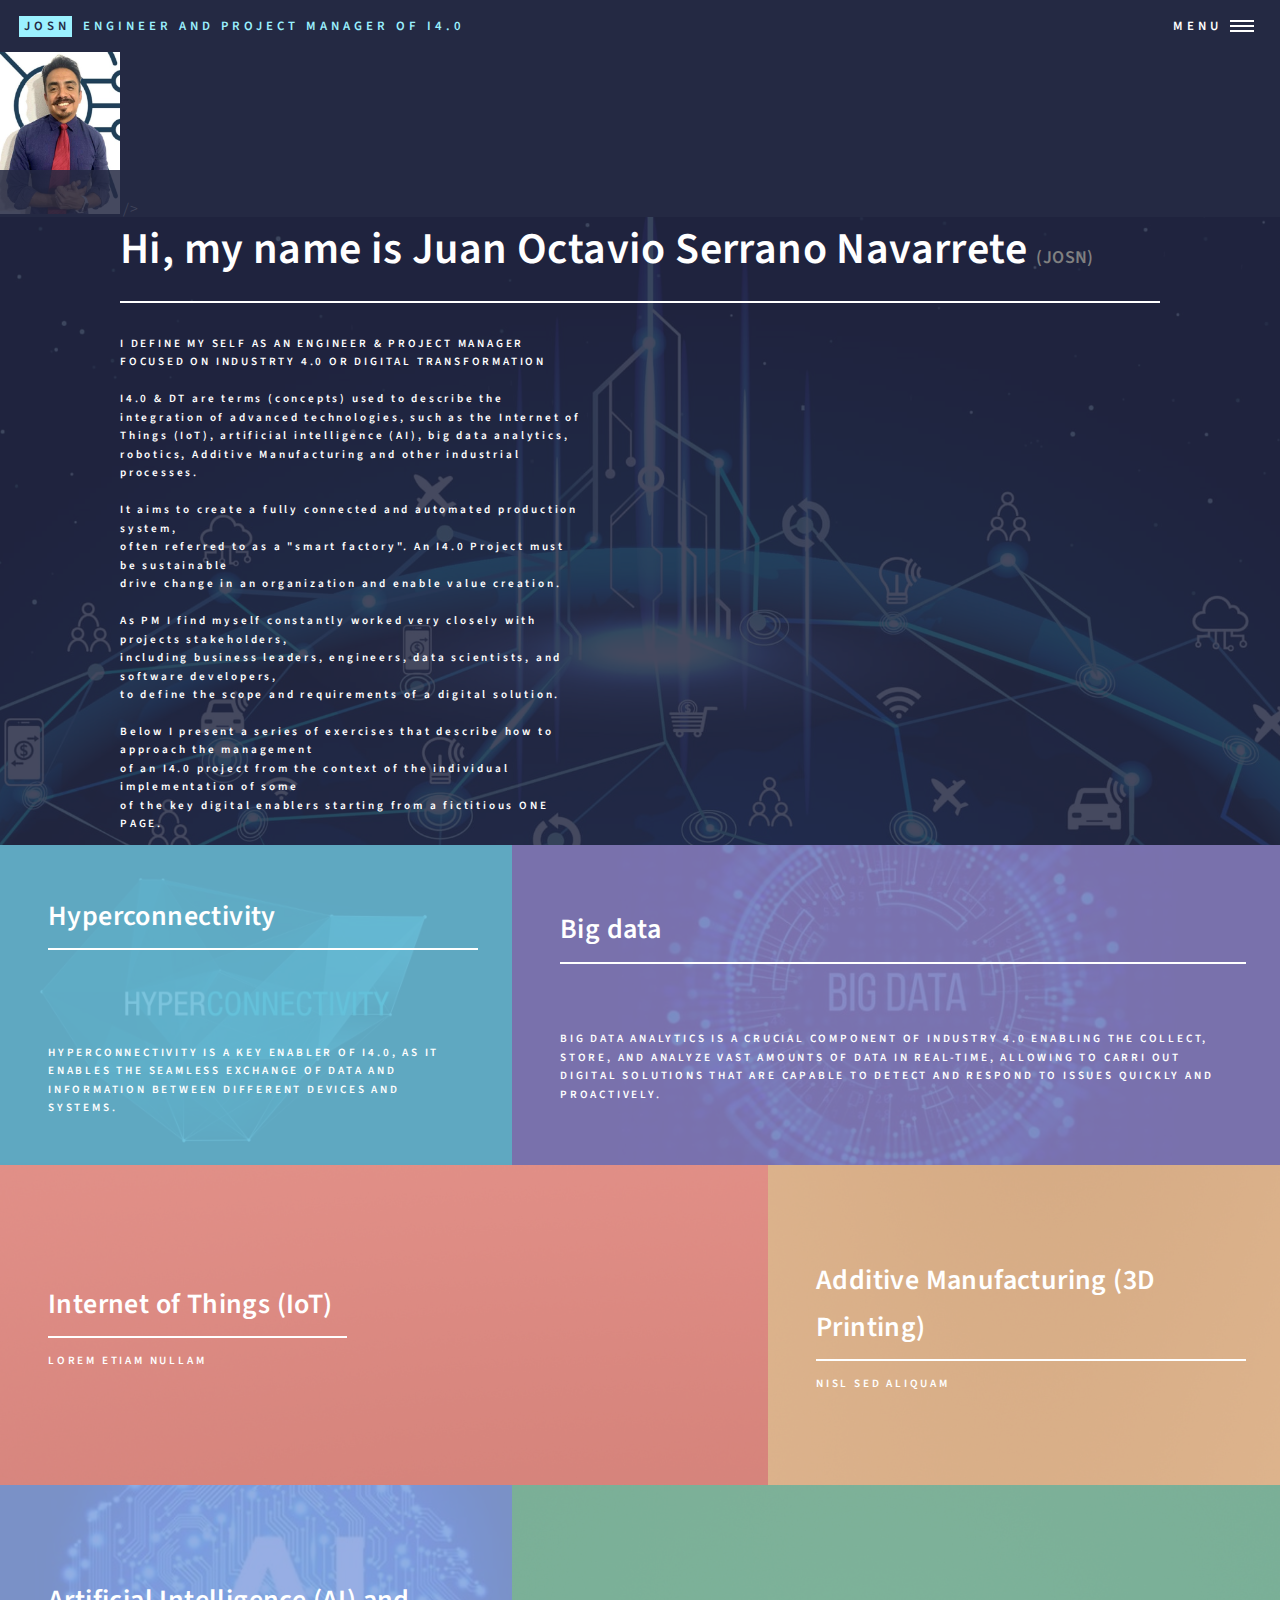
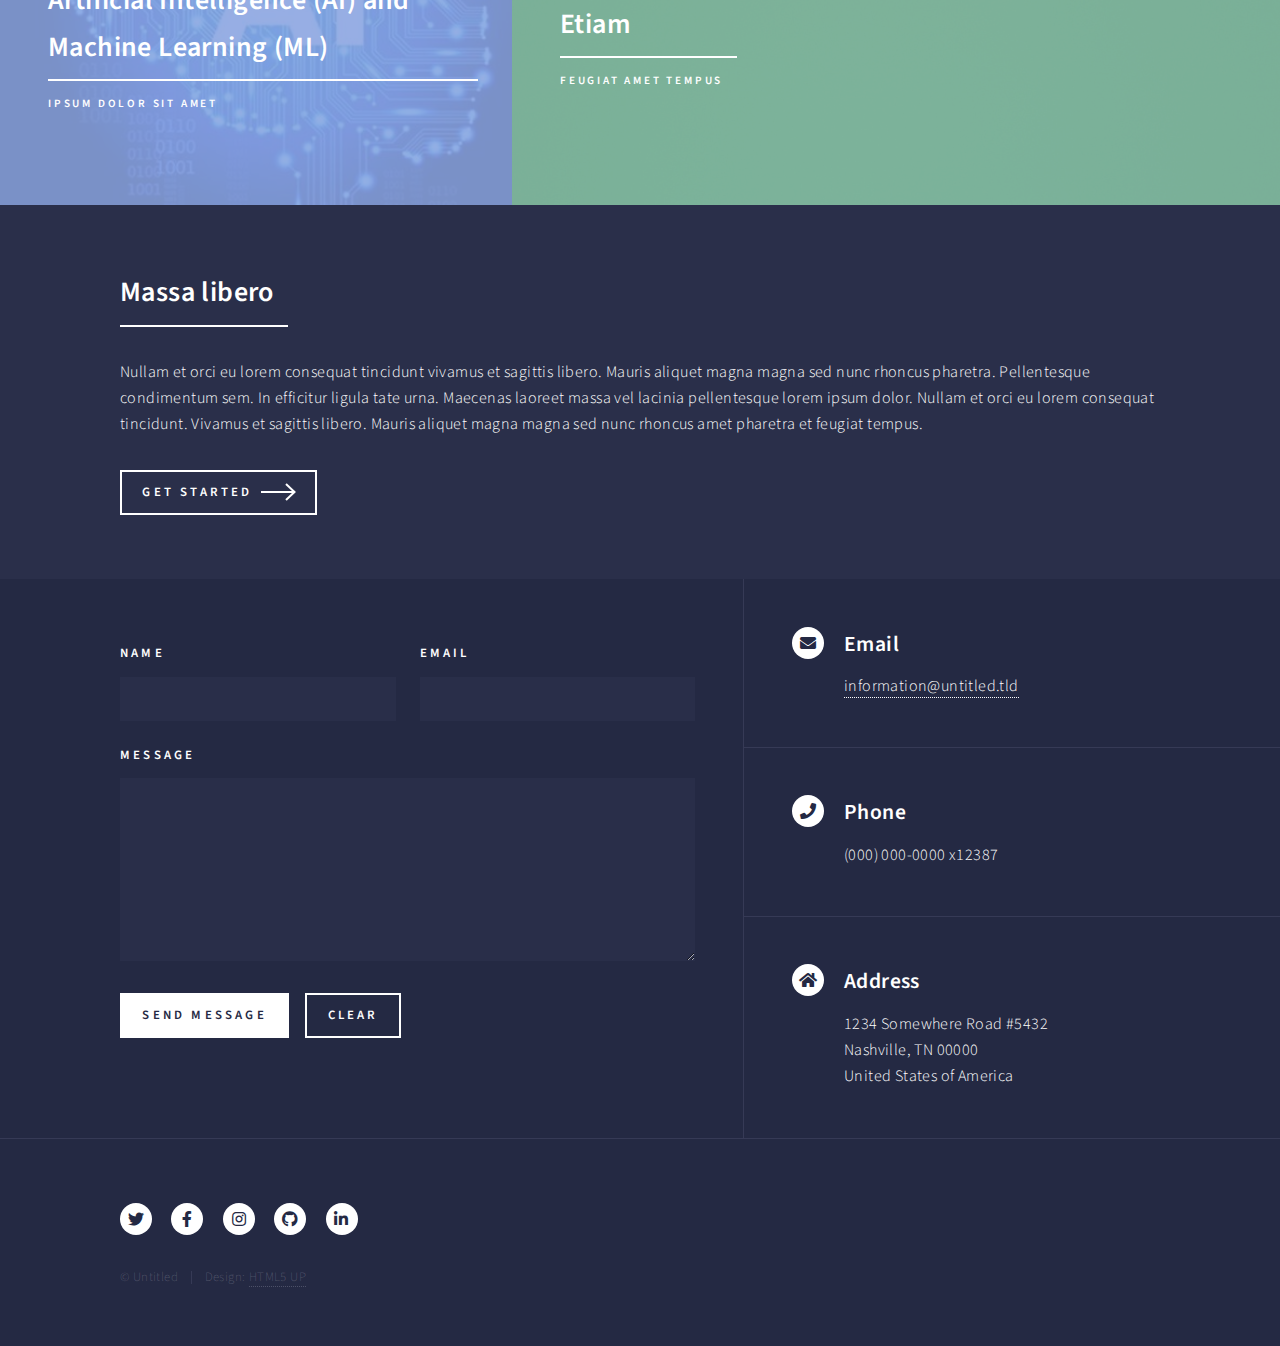
<file: index.html>
<!DOCTYPE HTML>
<!--
	Forty by HTML5 UP
	html5up.net | @ajlkn
	Free for personal and commercial use under the CCA 3.0 license (html5up.net/license)
-->
<html>
	<head>
		<title>JOSN (PMI4.0)</title>
		<meta charset="utf-8" />
		<meta name="viewport" content="width=device-width, initial-scale=1, user-scalable=no" />
		<link rel="stylesheet" href="assets/css/main.css" />
		<noscript><link rel="stylesheet" href="assets/css/noscript.css" /></noscript>
	</head>
	<body class="is-preload">

		<!-- Wrapper -->
			<div id="wrapper">

				<!-- Header -->
					<img src="images/SENJ.jpg" alt="SENJ" width="120" height="162"> /><br />				 <!-- Modification add the JOSN-->
					<header id="header" class="alt">
						<a href="index.html" class="logo"><strong>JOSN</strong> <span>Engineer and project manager of I4.0</span></a>
						<nav>
							<a href="#menu">Menu</a>
						</nav>
					</header>

				<!-- Menu -->
					<nav id="menu">
						<ul class="links">
							<li><a href="index.html">Home</a></li>
							<li><a href="landing.html">Landing</a></li>
							<li><a href="generic.html">Generic</a></li>
							<li><a href="elements.html">Elements</a></li>
						</ul>
						<ul class="actions stacked">
							<li><a href="#" class="button primary fit">Get Started</a></li>
							<li><a href="#" class="button fit">Log In</a></li>
						</ul>
					</nav>

				<!-- Banner -->
					<section id="banner" class="major">
						<div class="inner">
							<header class="major">
								<h1>Hi, my name is Juan Octavio Serrano Navarrete <font size="+1" color="gray">(JOSN)</font> <br /></h1>          <!-- Modification add the JOSN-->
								</header>
							<div class="content">
								<p>I DEFINE MY SELF AS AN ENGINEER & PROJECT MANAGER FOCUSED ON INDUSTRTY 4.0 OR DIGITAL TRANSFORMATION <br />
									<br />
								I4.0 & DT are terms (concepts) used to describe the integration of advanced technologies,
								such as the Internet of Things (IoT), artificial intelligence (AI), big data 
								analytics, robotics, Additive Manufacturing and other industrial processes.<br />
								<br />
								It aims to create a fully connected and automated production system, <br />
								often referred to as a "smart factory". An I4.0 Project must be sustainable<br />
								drive change in an organization and enable value creation.<br />
								<br />
								As PM I find myself constantly worked very closely with projects stakeholders,<br />
								including business leaders, engineers, data scientists, and software developers,<br />
								to define the scope and requirements of a digital solution.<br />
								<br />
								Below I present a series of exercises that describe how to approach the management<br />
								of an I4.0 project from the context of the individual implementation of some<br />
								of the key digital enablers starting from a fictitious ONE PAGE. 
								</p>
								<a class="image fit"><img src="images/Fondo.jpg" alt="" /></a><br />
								<ul class="actions">  <!--<a class="image fit"><img src="images/SENJ.jpg" alt="" /></a><br />-->
									<li><body>
										<!-- Contenedor del video -->
										<div id="video-container">
										  <!-- Inserta aquí el código de incrustación del video -->
										  <iframe width="560" height="315" src="https://youtube.com/embed/8YhPYm3zY6c" frameborder="0" allow="accelerometer; autoplay; clipboard-write; encrypted-media; gyroscope; picture-in-picture" allowfullscreen></iframe>
										</div>
									  </body><!--<a href="#one" class="button next scrolly">I4.0 key enabling technologies. </a></li>-->
								</ul>
								</div>
						</div>
					</section>

				<!-- Main -->
					<div id="main">

						<!-- One -->
							<section id="one" class="tiles">
								<article>
									<span class="image">
										<img src="images/Hyperconnectivity.jpg" alt="" />
									</span>
									<header class="major">
										<h3><a href="landingHyperconnectivity.html" class="link">Hyperconnectivity</a></h3>
										<br />
										<br />
										<br />
										<p>Hyperconnectivity is a key enabler of I4.0, as it enables the seamless exchange of data and information between different devices and systems.</p>
									</header>
								</article>
								<article>
									<span class="image">
										<img src="images/BigData.jpg" alt="" />
									</span>
									<header class="major">
										<h3><a href="landing2.html" class="link">Big data</a></h3>
										<br />
										<br />
										<p>Big Data Analytics is a crucial component of Industry 4.0 enabling the collect, store, and analyze  
										vast amounts of data in real-time, allowing to carri out digital solutions that are capable to detect
										and respond to issues quickly and proactively.</p>
									</header>
								</article>
								<article>
									<span class="image">
										<img src="images/pic03.jpg" alt="" />
									</span>
									<header class="major">
										<h3><a href="landing.html" class="link">Internet of Things (IoT)</a></h3>
										<p>Lorem etiam nullam</p>
									</header>
								</article>
								<article>
									<span class="image">
										<img src="images/pic04.jpg" alt="" />
									</span>
									<header class="major">
										<h3><a href="landingAM3DPrinting.html" class="link">Additive Manufacturing (3D Printing)</a></h3>
										<p>Nisl sed aliquam</p>
									</header>
								</article>
								<article>
									<span class="image">
										<img src="images/AI.jpg" alt="" />
									</span>
									<header class="major">
										<h3><a href="landingAI-ML.html" class="link">Artificial Intelligence (AI) and Machine Learning (ML)</a></h3>
										<p>Ipsum dolor sit amet</p>
									</header>
								</article>
								<article>
									<span class="image">
										<img src="images/pic06.jpg" alt="" />
									</span>
									<header class="major">
										<h3><a href="landing.html" class="link">Etiam</a></h3>
										<p>Feugiat amet tempus</p>
									</header>
								</article>
							</section>

						<!-- Two -->
							<section id="two">
								<div class="inner">
									<header class="major">
										<h2>Massa libero</h2>
									</header>
									<p>Nullam et orci eu lorem consequat tincidunt vivamus et sagittis libero. Mauris aliquet magna magna sed nunc rhoncus pharetra. Pellentesque condimentum sem. In efficitur ligula tate urna. Maecenas laoreet massa vel lacinia pellentesque lorem ipsum dolor. Nullam et orci eu lorem consequat tincidunt. Vivamus et sagittis libero. Mauris aliquet magna magna sed nunc rhoncus amet pharetra et feugiat tempus.</p>
									<ul class="actions">
										<li><a href="landing.html" class="button next">Get Started</a></li>
									</ul>
								</div>
							</section>

					</div>

				<!-- Contact -->
					<section id="contact">
						<div class="inner">
							<section>
								<form method="post" action="#">
									<div class="fields">
										<div class="field half">
											<label for="name">Name</label>
											<input type="text" name="name" id="name" />
										</div>
										<div class="field half">
											<label for="email">Email</label>
											<input type="text" name="email" id="email" />
										</div>
										<div class="field">
											<label for="message">Message</label>
											<textarea name="message" id="message" rows="6"></textarea>
										</div>
									</div>
									<ul class="actions">
										<li><input type="submit" value="Send Message" class="primary" /></li>
										<li><input type="reset" value="Clear" /></li>
									</ul>
								</form>
							</section>
							<section class="split">
								<section>
									<div class="contact-method">
										<span class="icon solid alt fa-envelope"></span>
										<h3>Email</h3>
										<a href="#">information@untitled.tld</a>
									</div>
								</section>
								<section>
									<div class="contact-method">
										<span class="icon solid alt fa-phone"></span>
										<h3>Phone</h3>
										<span>(000) 000-0000 x12387</span>
									</div>
								</section>
								<section>
									<div class="contact-method">
										<span class="icon solid alt fa-home"></span>
										<h3>Address</h3>
										<span>1234 Somewhere Road #5432<br />
										Nashville, TN 00000<br />
										United States of America</span>
									</div>
								</section>
							</section>
						</div>
					</section>

				<!-- Footer -->
					<footer id="footer">
						<div class="inner">
							<ul class="icons">
								<li><a href="#" class="icon brands alt fa-twitter"><span class="label">Twitter</span></a></li>
								<li><a href="#" class="icon brands alt fa-facebook-f"><span class="label">Facebook</span></a></li>
								<li><a href="#" class="icon brands alt fa-instagram"><span class="label">Instagram</span></a></li>
								<li><a href="#" class="icon brands alt fa-github"><span class="label">GitHub</span></a></li>
								<li><a href="#" class="icon brands alt fa-linkedin-in"><span class="label">LinkedIn</span></a></li>
							</ul>
							<ul class="copyright">
								<li>&copy; Untitled</li><li>Design: <a href="https://html5up.net">HTML5 UP</a></li>
							</ul>
						</div>
					</footer>

			</div>

		<!-- Scripts -->
			<script src="assets/js/jquery.min.js"></script>
			<script src="assets/js/jquery.scrolly.min.js"></script>
			<script src="assets/js/jquery.scrollex.min.js"></script>
			<script src="assets/js/browser.min.js"></script>
			<script src="assets/js/breakpoints.min.js"></script>
			<script src="assets/js/util.js"></script>
			<script src="assets/js/main.js"></script>

	</body>
</html>
</file>
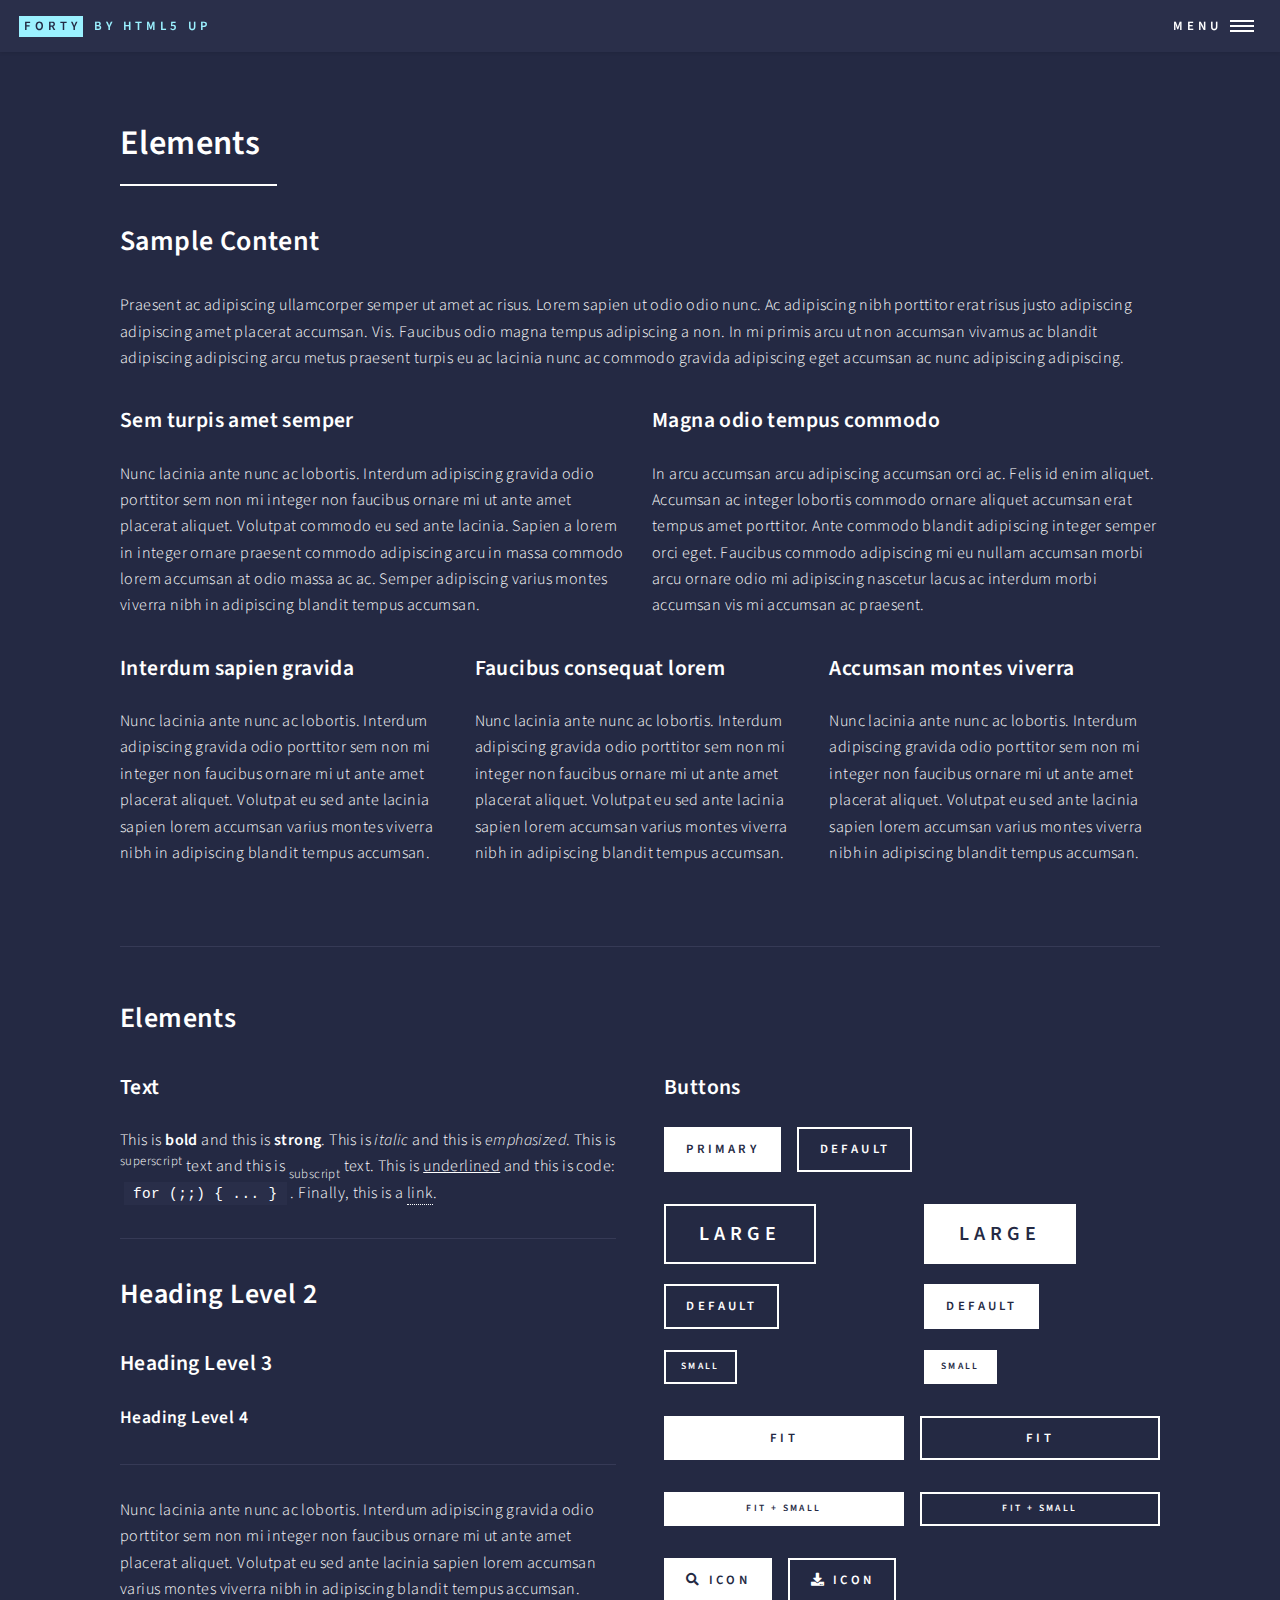
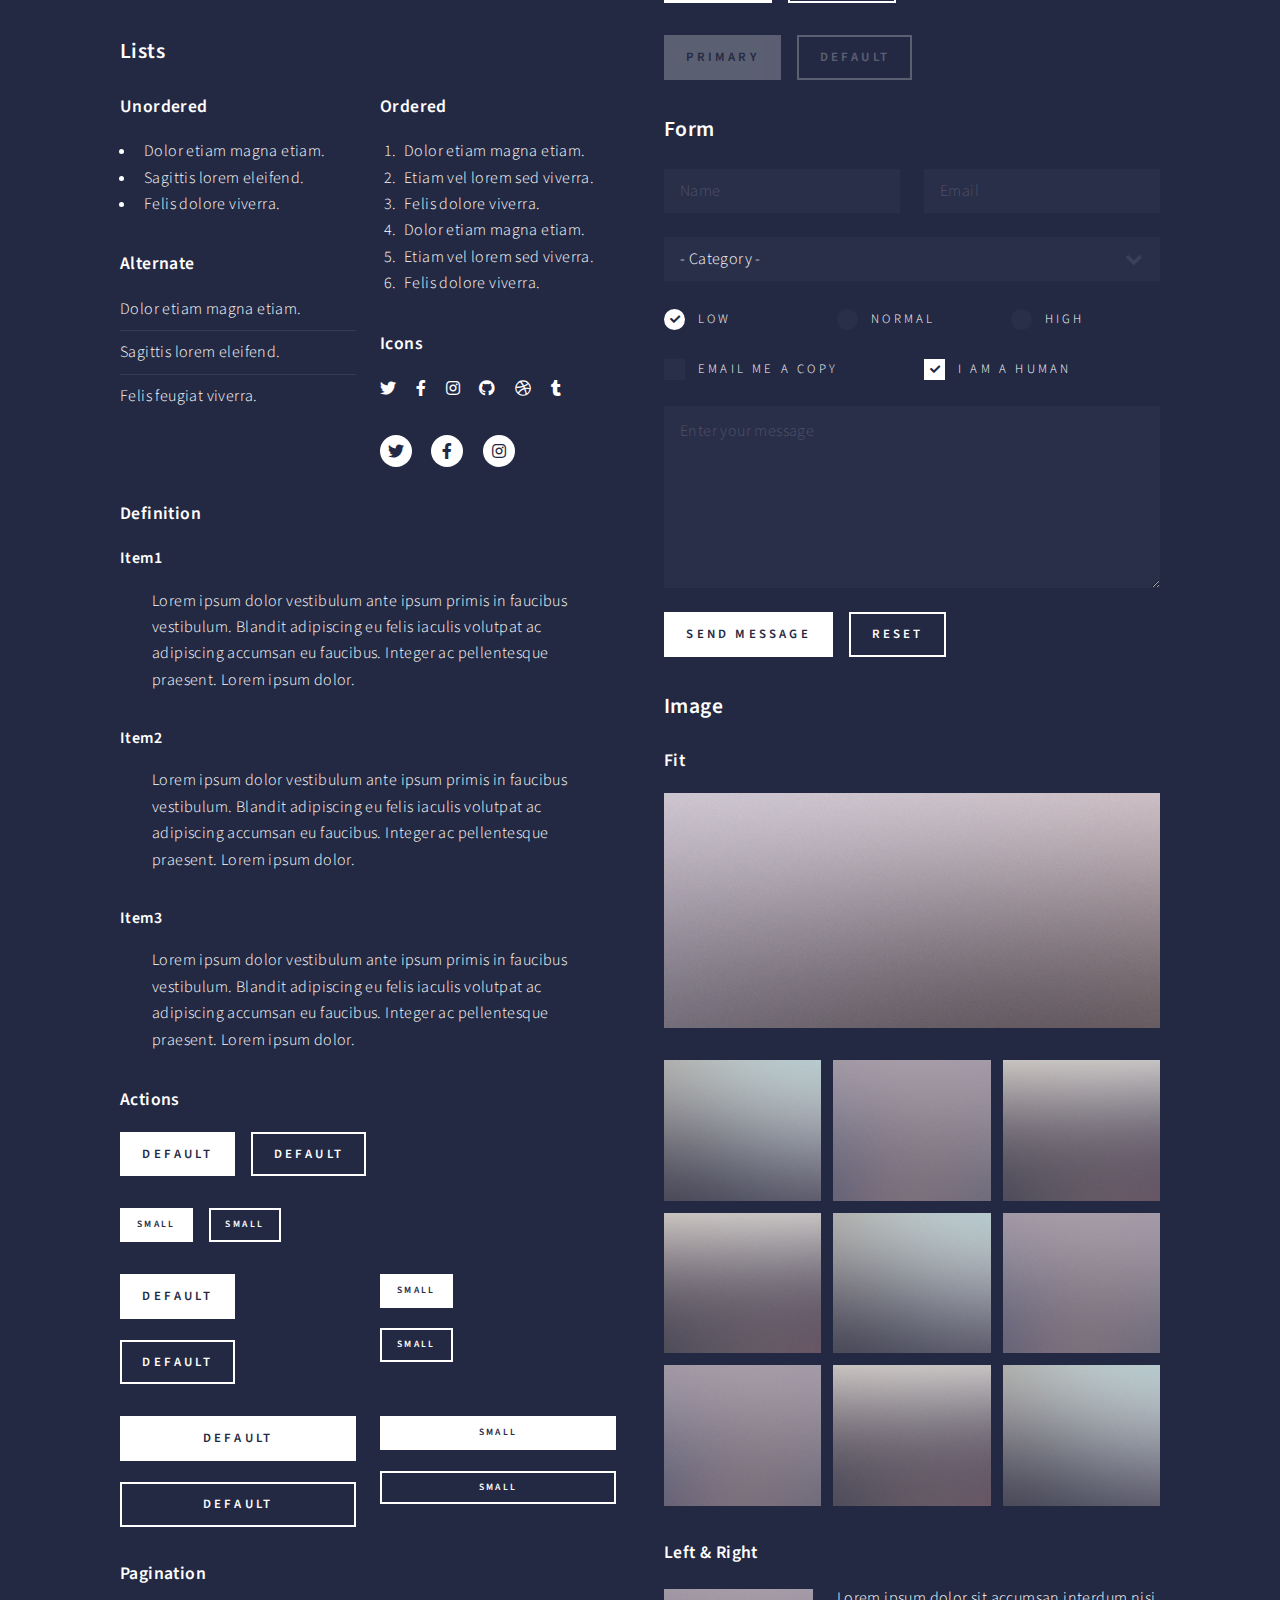
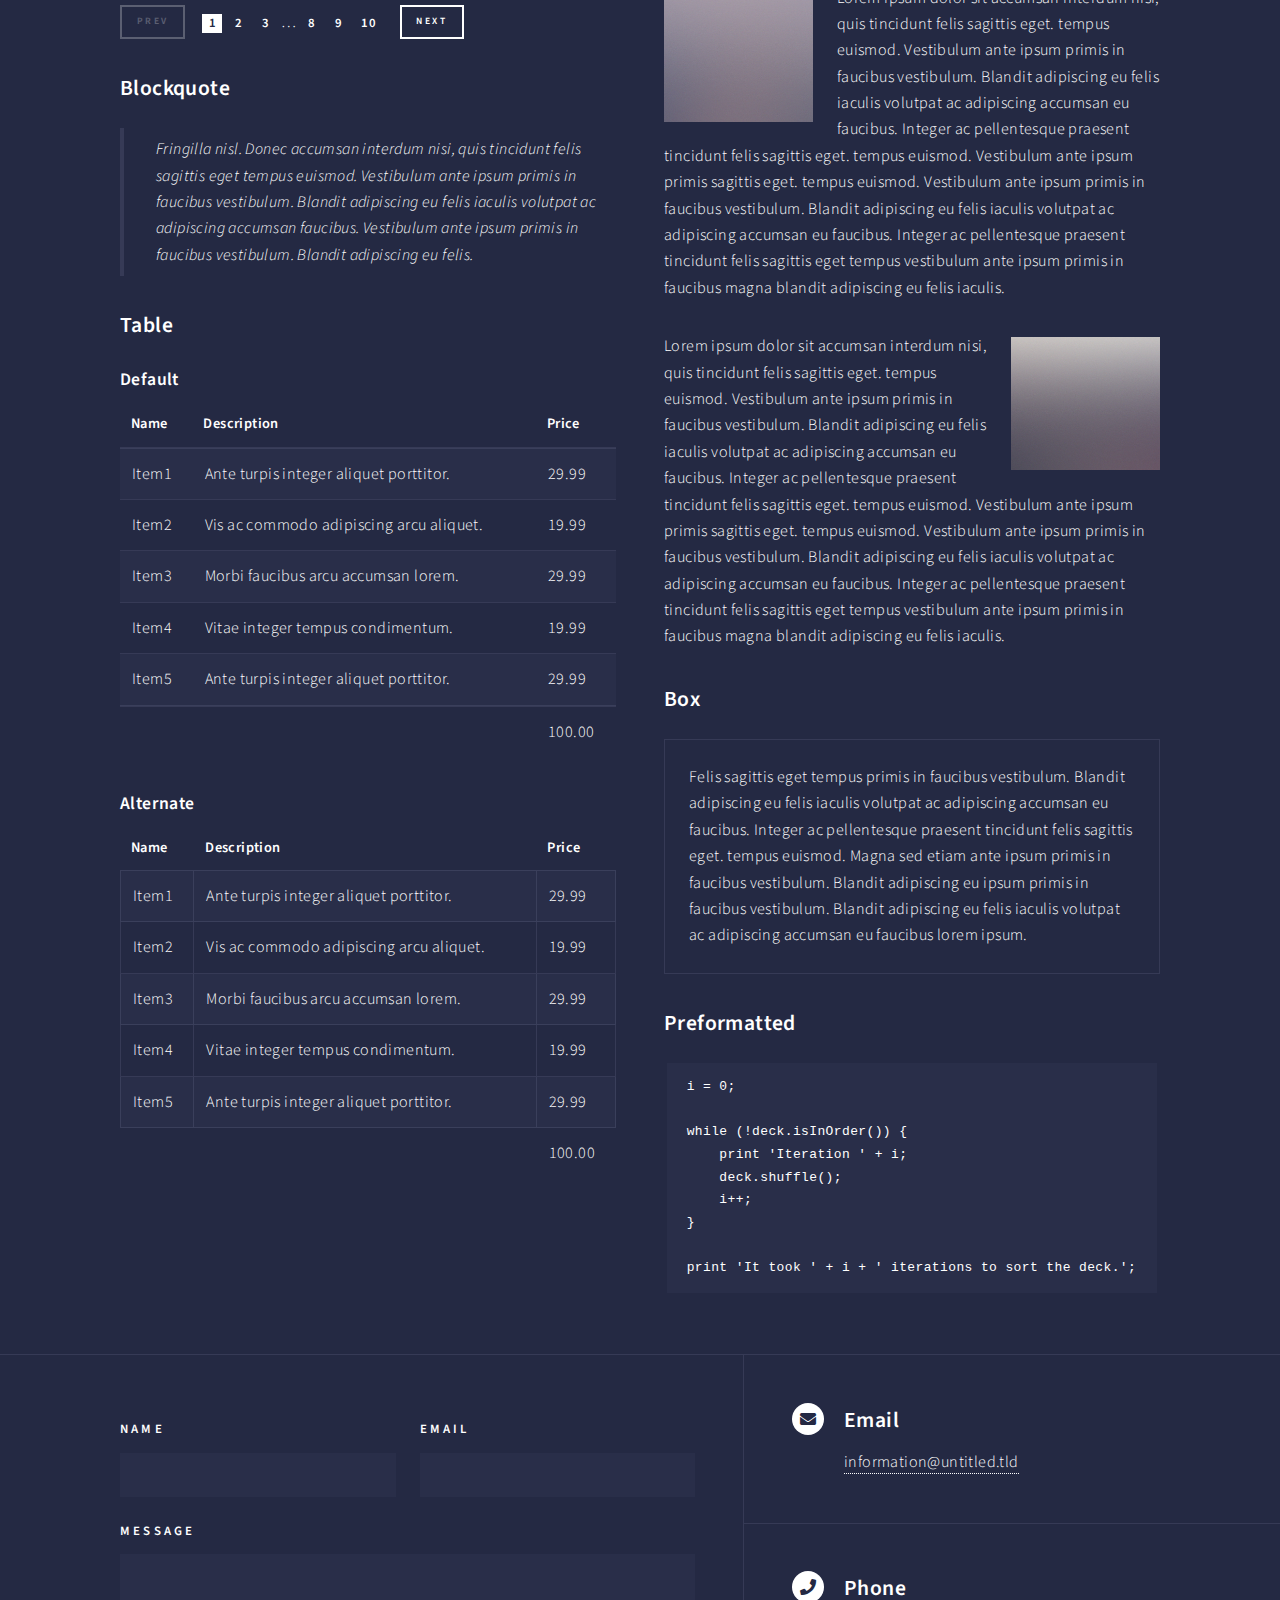
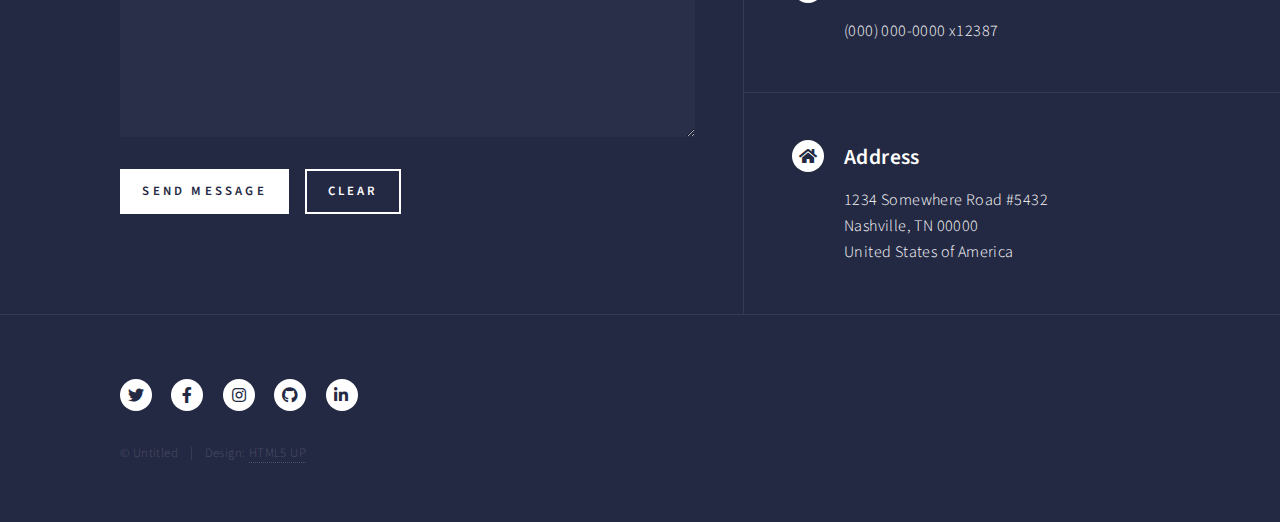
<file: elements.html>
<!DOCTYPE HTML>
<!--
	Forty by HTML5 UP
	html5up.net | @ajlkn
	Free for personal and commercial use under the CCA 3.0 license (html5up.net/license)
-->
<html>
	<head>
		<title>Elements - Forty by HTML5 UP</title>
		<meta charset="utf-8" />
		<meta name="viewport" content="width=device-width, initial-scale=1, user-scalable=no" />
		<link rel="stylesheet" href="assets/css/main.css" />
		<noscript><link rel="stylesheet" href="assets/css/noscript.css" /></noscript>
	</head>
	<body class="is-preload">

		<!-- Wrapper -->
			<div id="wrapper">

				<!-- Header -->
					<header id="header">
						<a href="index.html" class="logo"><strong>Forty</strong> <span>by HTML5 UP</span></a>
						<nav>
							<a href="#menu">Menu</a>
						</nav>
					</header>

				<!-- Menu -->
					<nav id="menu">
						<ul class="links">
							<li><a href="index.html">Home</a></li>
							<li><a href="landing.html">Landing</a></li>
							<li><a href="generic.html">Generic</a></li>
							<li><a href="elements.html">Elements</a></li>
						</ul>
						<ul class="actions stacked">
							<li><a href="#" class="button primary fit">Get Started</a></li>
							<li><a href="#" class="button fit">Log In</a></li>
						</ul>
					</nav>

				<!-- Main -->
					<div id="main" class="alt">

						<!-- One -->
							<section id="one">
								<div class="inner">
									<header class="major">
										<h1>Elements</h1>
									</header>

									<!-- Content -->
										<h2 id="content">Sample Content</h2>
										<p>Praesent ac adipiscing ullamcorper semper ut amet ac risus. Lorem sapien ut odio odio nunc. Ac adipiscing nibh porttitor erat risus justo adipiscing adipiscing amet placerat accumsan. Vis. Faucibus odio magna tempus adipiscing a non. In mi primis arcu ut non accumsan vivamus ac blandit adipiscing adipiscing arcu metus praesent turpis eu ac lacinia nunc ac commodo gravida adipiscing eget accumsan ac nunc adipiscing adipiscing.</p>
										<div class="row">
											<div class="col-6 col-12-small">
												<h3>Sem turpis amet semper</h3>
												<p>Nunc lacinia ante nunc ac lobortis. Interdum adipiscing gravida odio porttitor sem non mi integer non faucibus ornare mi ut ante amet placerat aliquet. Volutpat commodo eu sed ante lacinia. Sapien a lorem in integer ornare praesent commodo adipiscing arcu in massa commodo lorem accumsan at odio massa ac ac. Semper adipiscing varius montes viverra nibh in adipiscing blandit tempus accumsan.</p>
											</div>
											<div class="col-6 col-12-small">
												<h3>Magna odio tempus commodo</h3>
												<p>In arcu accumsan arcu adipiscing accumsan orci ac. Felis id enim aliquet. Accumsan ac integer lobortis commodo ornare aliquet accumsan erat tempus amet porttitor. Ante commodo blandit adipiscing integer semper orci eget. Faucibus commodo adipiscing mi eu nullam accumsan morbi arcu ornare odio mi adipiscing nascetur lacus ac interdum morbi accumsan vis mi accumsan ac praesent.</p>
											</div>
											<!-- Break -->
											<div class="col-4 col-12-medium">
												<h3>Interdum sapien gravida</h3>
												<p>Nunc lacinia ante nunc ac lobortis. Interdum adipiscing gravida odio porttitor sem non mi integer non faucibus ornare mi ut ante amet placerat aliquet. Volutpat eu sed ante lacinia sapien lorem accumsan varius montes viverra nibh in adipiscing blandit tempus accumsan.</p>
											</div>
											<div class="col-4 col-12-medium">
												<h3>Faucibus consequat lorem</h3>
												<p>Nunc lacinia ante nunc ac lobortis. Interdum adipiscing gravida odio porttitor sem non mi integer non faucibus ornare mi ut ante amet placerat aliquet. Volutpat eu sed ante lacinia sapien lorem accumsan varius montes viverra nibh in adipiscing blandit tempus accumsan.</p>
											</div>
											<div class="col-4 col-12-medium">
												<h3>Accumsan montes viverra</h3>
												<p>Nunc lacinia ante nunc ac lobortis. Interdum adipiscing gravida odio porttitor sem non mi integer non faucibus ornare mi ut ante amet placerat aliquet. Volutpat eu sed ante lacinia sapien lorem accumsan varius montes viverra nibh in adipiscing blandit tempus accumsan.</p>
											</div>
										</div>

									<hr class="major" />

									<!-- Elements -->
										<h2 id="elements">Elements</h2>
										<div class="row gtr-200">
											<div class="col-6 col-12-medium">

												<!-- Text stuff -->
													<h3>Text</h3>
													<p>This is <b>bold</b> and this is <strong>strong</strong>. This is <i>italic</i> and this is <em>emphasized</em>.
													This is <sup>superscript</sup> text and this is <sub>subscript</sub> text.
													This is <u>underlined</u> and this is code: <code>for (;;) { ... }</code>.
													Finally, this is a <a href="#">link</a>.</p>
													<hr />
													<h2>Heading Level 2</h2>
													<h3>Heading Level 3</h3>
													<h4>Heading Level 4</h4>
													<hr />
													<p>Nunc lacinia ante nunc ac lobortis. Interdum adipiscing gravida odio porttitor sem non mi integer non faucibus ornare mi ut ante amet placerat aliquet. Volutpat eu sed ante lacinia sapien lorem accumsan varius montes viverra nibh in adipiscing blandit tempus accumsan.</p>

												<!-- Lists -->
													<h3>Lists</h3>
													<div class="row">
														<div class="col-6 col-12-small">

															<h4>Unordered</h4>
															<ul>
																<li>Dolor etiam magna etiam.</li>
																<li>Sagittis lorem eleifend.</li>
																<li>Felis dolore viverra.</li>
															</ul>

															<h4>Alternate</h4>
															<ul class="alt">
																<li>Dolor etiam magna etiam.</li>
																<li>Sagittis lorem eleifend.</li>
																<li>Felis feugiat viverra.</li>
															</ul>

														</div>
														<div class="col-6 col-12-small">

															<h4>Ordered</h4>
															<ol>
																<li>Dolor etiam magna etiam.</li>
																<li>Etiam vel lorem sed viverra.</li>
																<li>Felis dolore viverra.</li>
																<li>Dolor etiam magna etiam.</li>
																<li>Etiam vel lorem sed viverra.</li>
																<li>Felis dolore viverra.</li>
															</ol>

															<h4>Icons</h4>
															<ul class="icons">
																<li><a href="#" class="icon brands fa-twitter"><span class="label">Twitter</span></a></li>
																<li><a href="#" class="icon brands fa-facebook-f"><span class="label">Facebook</span></a></li>
																<li><a href="#" class="icon brands fa-instagram"><span class="label">Instagram</span></a></li>
																<li><a href="#" class="icon brands fa-github"><span class="label">Github</span></a></li>
																<li><a href="#" class="icon brands fa-dribbble"><span class="label">Dribbble</span></a></li>
																<li><a href="#" class="icon brands fa-tumblr"><span class="label">Tumblr</span></a></li>
															</ul>
															<ul class="icons">
																<li><a href="#" class="icon brands alt fa-twitter"><span class="label">Twitter</span></a></li>
																<li><a href="#" class="icon brands alt fa-facebook-f"><span class="label">Facebook</span></a></li>
																<li><a href="#" class="icon brands alt fa-instagram"><span class="label">Instagram</span></a></li>
															</ul>

														</div>
													</div>
													<h4>Definition</h4>
													<dl>
														<dt>Item1</dt>
														<dd>
															<p>Lorem ipsum dolor vestibulum ante ipsum primis in faucibus vestibulum. Blandit adipiscing eu felis iaculis volutpat ac adipiscing accumsan eu faucibus. Integer ac pellentesque praesent. Lorem ipsum dolor.</p>
														</dd>
														<dt>Item2</dt>
														<dd>
															<p>Lorem ipsum dolor vestibulum ante ipsum primis in faucibus vestibulum. Blandit adipiscing eu felis iaculis volutpat ac adipiscing accumsan eu faucibus. Integer ac pellentesque praesent. Lorem ipsum dolor.</p>
														</dd>
														<dt>Item3</dt>
														<dd>
															<p>Lorem ipsum dolor vestibulum ante ipsum primis in faucibus vestibulum. Blandit adipiscing eu felis iaculis volutpat ac adipiscing accumsan eu faucibus. Integer ac pellentesque praesent. Lorem ipsum dolor.</p>
														</dd>
													</dl>

													<h4>Actions</h4>
													<ul class="actions">
														<li><a href="#" class="button primary">Default</a></li>
														<li><a href="#" class="button">Default</a></li>
													</ul>
													<ul class="actions small">
														<li><a href="#" class="button primary small">Small</a></li>
														<li><a href="#" class="button small">Small</a></li>
													</ul>
													<div class="row">
														<div class="col-6 col-12-small">
															<ul class="actions stacked">
																<li><a href="#" class="button primary">Default</a></li>
																<li><a href="#" class="button">Default</a></li>
															</ul>
														</div>
														<div class="col-6 col-12-small">
															<ul class="actions stacked">
																<li><a href="#" class="button primary small">Small</a></li>
																<li><a href="#" class="button small">Small</a></li>
															</ul>
														</div>
														<div class="col-6 col-12-small">
															<ul class="actions stacked">
																<li><a href="#" class="button primary fit">Default</a></li>
																<li><a href="#" class="button fit">Default</a></li>
															</ul>
														</div>
														<div class="col-6 col-12-small">
															<ul class="actions stacked">
																<li><a href="#" class="button primary small fit">Small</a></li>
																<li><a href="#" class="button small fit">Small</a></li>
															</ul>
														</div>
													</div>

													<h4>Pagination</h4>
													<ul class="pagination">
														<li><span class="button small disabled">Prev</span></li>
														<li><a href="#" class="page active">1</a></li>
														<li><a href="#" class="page">2</a></li>
														<li><a href="#" class="page">3</a></li>
														<li><span>&hellip;</span></li>
														<li><a href="#" class="page">8</a></li>
														<li><a href="#" class="page">9</a></li>
														<li><a href="#" class="page">10</a></li>
														<li><a href="#" class="button small">Next</a></li>
													</ul>

												<!-- Blockquote -->
													<h3>Blockquote</h3>
													<blockquote>Fringilla nisl. Donec accumsan interdum nisi, quis tincidunt felis sagittis eget tempus euismod. Vestibulum ante ipsum primis in faucibus vestibulum. Blandit adipiscing eu felis iaculis volutpat ac adipiscing accumsan faucibus. Vestibulum ante ipsum primis in faucibus vestibulum. Blandit adipiscing eu felis.</blockquote>

												<!-- Table -->
													<h3>Table</h3>

													<h4>Default</h4>
													<div class="table-wrapper">
														<table>
															<thead>
																<tr>
																	<th>Name</th>
																	<th>Description</th>
																	<th>Price</th>
																</tr>
															</thead>
															<tbody>
																<tr>
																	<td>Item1</td>
																	<td>Ante turpis integer aliquet porttitor.</td>
																	<td>29.99</td>
																</tr>
																<tr>
																	<td>Item2</td>
																	<td>Vis ac commodo adipiscing arcu aliquet.</td>
																	<td>19.99</td>
																</tr>
																<tr>
																	<td>Item3</td>
																	<td> Morbi faucibus arcu accumsan lorem.</td>
																	<td>29.99</td>
																</tr>
																<tr>
																	<td>Item4</td>
																	<td>Vitae integer tempus condimentum.</td>
																	<td>19.99</td>
																</tr>
																<tr>
																	<td>Item5</td>
																	<td>Ante turpis integer aliquet porttitor.</td>
																	<td>29.99</td>
																</tr>
															</tbody>
															<tfoot>
																<tr>
																	<td colspan="2"></td>
																	<td>100.00</td>
																</tr>
															</tfoot>
														</table>
													</div>

													<h4>Alternate</h4>
													<div class="table-wrapper">
														<table class="alt">
															<thead>
																<tr>
																	<th>Name</th>
																	<th>Description</th>
																	<th>Price</th>
																</tr>
															</thead>
															<tbody>
																<tr>
																	<td>Item1</td>
																	<td>Ante turpis integer aliquet porttitor.</td>
																	<td>29.99</td>
																</tr>
																<tr>
																	<td>Item2</td>
																	<td>Vis ac commodo adipiscing arcu aliquet.</td>
																	<td>19.99</td>
																</tr>
																<tr>
																	<td>Item3</td>
																	<td> Morbi faucibus arcu accumsan lorem.</td>
																	<td>29.99</td>
																</tr>
																<tr>
																	<td>Item4</td>
																	<td>Vitae integer tempus condimentum.</td>
																	<td>19.99</td>
																</tr>
																<tr>
																	<td>Item5</td>
																	<td>Ante turpis integer aliquet porttitor.</td>
																	<td>29.99</td>
																</tr>
															</tbody>
															<tfoot>
																<tr>
																	<td colspan="2"></td>
																	<td>100.00</td>
																</tr>
															</tfoot>
														</table>
													</div>

											</div>
											<div class="col-6 col-12-medium">

												<!-- Buttons -->
													<h3>Buttons</h3>
													<ul class="actions">
														<li><a href="#" class="button primary">Primary</a></li>
														<li><a href="#" class="button">Default</a></li>
													</ul>
													<div class="row">
														<div class="col-6 col-12-xsmall">
															<ul class="actions stacked">
																<li><a href="#" class="button large">Large</a></li>
																<li><a href="#" class="button">Default</a></li>
																<li><a href="#" class="button small">Small</a></li>
															</ul>
														</div>
														<div class="col-6 col-12-xsmall">
															<ul class="actions stacked">
																<li><a href="#" class="button primary large">Large</a></li>
																<li><a href="#" class="button primary">Default</a></li>
																<li><a href="#" class="button primary small">Small</a></li>
															</ul>
														</div>
													</div>
													<ul class="actions fit">
														<li><a href="#" class="button primary fit">Fit</a></li>
														<li><a href="#" class="button fit">Fit</a></li>
													</ul>
													<ul class="actions fit small">
														<li><a href="#" class="button primary fit small">Fit + Small</a></li>
														<li><a href="#" class="button fit small">Fit + Small</a></li>
													</ul>
													<ul class="actions">
														<li><a href="#" class="button primary icon solid fa-search">Icon</a></li>
														<li><a href="#" class="button icon solid fa-download">Icon</a></li>
													</ul>
													<ul class="actions">
														<li><span class="button primary disabled">Primary</span></li>
														<li><span class="button disabled">Default</span></li>
													</ul>

												<!-- Form -->
													<h3>Form</h3>

													<form method="post" action="#">
														<div class="row gtr-uniform">
															<div class="col-6 col-12-xsmall">
																<input type="text" name="demo-name" id="demo-name" value="" placeholder="Name" />
															</div>
															<div class="col-6 col-12-xsmall">
																<input type="email" name="demo-email" id="demo-email" value="" placeholder="Email" />
															</div>
															<!-- Break -->
															<div class="col-12">
																<select name="demo-category" id="demo-category">
																	<option value="">- Category -</option>
																	<option value="1">Manufacturing</option>
																	<option value="1">Shipping</option>
																	<option value="1">Administration</option>
																	<option value="1">Human Resources</option>
																</select>
															</div>
															<!-- Break -->
															<div class="col-4 col-12-small">
																<input type="radio" id="demo-priority-low" name="demo-priority" checked>
																<label for="demo-priority-low">Low</label>
															</div>
															<div class="col-4 col-12-small">
																<input type="radio" id="demo-priority-normal" name="demo-priority">
																<label for="demo-priority-normal">Normal</label>
															</div>
															<div class="col-4 col-12-small">
																<input type="radio" id="demo-priority-high" name="demo-priority">
																<label for="demo-priority-high">High</label>
															</div>
															<!-- Break -->
															<div class="col-6 col-12-small">
																<input type="checkbox" id="demo-copy" name="demo-copy">
																<label for="demo-copy">Email me a copy</label>
															</div>
															<div class="col-6 col-12-small">
																<input type="checkbox" id="demo-human" name="demo-human" checked>
																<label for="demo-human">I am a human</label>
															</div>
															<!-- Break -->
															<div class="col-12">
																<textarea name="demo-message" id="demo-message" placeholder="Enter your message" rows="6"></textarea>
															</div>
															<!-- Break -->
															<div class="col-12">
																<ul class="actions">
																	<li><input type="submit" value="Send Message" class="primary" /></li>
																	<li><input type="reset" value="Reset" /></li>
																</ul>
															</div>
														</div>
													</form>

												<!-- Image -->
													<h3>Image</h3>

													<h4>Fit</h4>
													<span class="image fit"><img src="images/pic03.jpg" alt="" /></span>
													<div class="box alt">
														<div class="row gtr-50 gtr-uniform">
															<div class="col-4"><span class="image fit"><img src="images/pic08.jpg" alt="" /></span></div>
															<div class="col-4"><span class="image fit"><img src="images/pic09.jpg" alt="" /></span></div>
															<div class="col-4"><span class="image fit"><img src="images/pic10.jpg" alt="" /></span></div>
															<!-- Break -->
															<div class="col-4"><span class="image fit"><img src="images/pic10.jpg" alt="" /></span></div>
															<div class="col-4"><span class="image fit"><img src="images/pic08.jpg" alt="" /></span></div>
															<div class="col-4"><span class="image fit"><img src="images/pic09.jpg" alt="" /></span></div>
															<!-- Break -->
															<div class="col-4"><span class="image fit"><img src="images/pic09.jpg" alt="" /></span></div>
															<div class="col-4"><span class="image fit"><img src="images/pic10.jpg" alt="" /></span></div>
															<div class="col-4"><span class="image fit"><img src="images/pic08.jpg" alt="" /></span></div>
														</div>
													</div>

													<h4>Left &amp; Right</h4>
													<p><span class="image left"><img src="images/pic09.jpg" alt="" /></span>Lorem ipsum dolor sit accumsan interdum nisi, quis tincidunt felis sagittis eget. tempus euismod. Vestibulum ante ipsum primis in faucibus vestibulum. Blandit adipiscing eu felis iaculis volutpat ac adipiscing accumsan eu faucibus. Integer ac pellentesque praesent tincidunt felis sagittis eget. tempus euismod. Vestibulum ante ipsum primis sagittis eget. tempus euismod. Vestibulum ante ipsum primis in faucibus vestibulum. Blandit adipiscing eu felis iaculis volutpat ac adipiscing accumsan eu faucibus. Integer ac pellentesque praesent tincidunt felis sagittis eget tempus vestibulum ante ipsum primis in faucibus magna blandit adipiscing eu felis iaculis.</p>
													<p><span class="image right"><img src="images/pic10.jpg" alt="" /></span>Lorem ipsum dolor sit accumsan interdum nisi, quis tincidunt felis sagittis eget. tempus euismod. Vestibulum ante ipsum primis in faucibus vestibulum. Blandit adipiscing eu felis iaculis volutpat ac adipiscing accumsan eu faucibus. Integer ac pellentesque praesent tincidunt felis sagittis eget. tempus euismod. Vestibulum ante ipsum primis sagittis eget. tempus euismod. Vestibulum ante ipsum primis in faucibus vestibulum. Blandit adipiscing eu felis iaculis volutpat ac adipiscing accumsan eu faucibus. Integer ac pellentesque praesent tincidunt felis sagittis eget tempus vestibulum ante ipsum primis in faucibus magna blandit adipiscing eu felis iaculis.</p>

												<!-- Box -->
													<h3>Box</h3>
													<div class="box">
														<p>Felis sagittis eget tempus primis in faucibus vestibulum. Blandit adipiscing eu felis iaculis volutpat ac adipiscing accumsan eu faucibus. Integer ac pellentesque praesent tincidunt felis sagittis eget. tempus euismod. Magna sed etiam ante ipsum primis in faucibus vestibulum. Blandit adipiscing eu ipsum primis in faucibus vestibulum. Blandit adipiscing eu felis iaculis volutpat ac adipiscing accumsan eu faucibus lorem ipsum.</p>
													</div>

												<!-- Preformatted Code -->
													<h3>Preformatted</h3>
													<pre><code>i = 0;

while (!deck.isInOrder()) {
    print 'Iteration ' + i;
    deck.shuffle();
    i++;
}

print 'It took ' + i + ' iterations to sort the deck.';
</code></pre>

											</div>
										</div>

								</div>
							</section>

					</div>

				<!-- Contact -->
					<section id="contact">
						<div class="inner">
							<section>
								<form method="post" action="#">
									<div class="fields">
										<div class="field half">
											<label for="name">Name</label>
											<input type="text" name="name" id="name" />
										</div>
										<div class="field half">
											<label for="email">Email</label>
											<input type="text" name="email" id="email" />
										</div>
										<div class="field">
											<label for="message">Message</label>
											<textarea name="message" id="message" rows="6"></textarea>
										</div>
									</div>
									<ul class="actions">
										<li><input type="submit" value="Send Message" class="primary" /></li>
										<li><input type="reset" value="Clear" /></li>
									</ul>
								</form>
							</section>
							<section class="split">
								<section>
									<div class="contact-method">
										<span class="icon solid alt fa-envelope"></span>
										<h3>Email</h3>
										<a href="#">information@untitled.tld</a>
									</div>
								</section>
								<section>
									<div class="contact-method">
										<span class="icon solid alt fa-phone"></span>
										<h3>Phone</h3>
										<span>(000) 000-0000 x12387</span>
									</div>
								</section>
								<section>
									<div class="contact-method">
										<span class="icon solid alt fa-home"></span>
										<h3>Address</h3>
										<span>1234 Somewhere Road #5432<br />
										Nashville, TN 00000<br />
										United States of America</span>
									</div>
								</section>
							</section>
						</div>
					</section>

				<!-- Footer -->
					<footer id="footer">
						<div class="inner">
							<ul class="icons">
								<li><a href="#" class="icon brands alt fa-twitter"><span class="label">Twitter</span></a></li>
								<li><a href="#" class="icon brands alt fa-facebook-f"><span class="label">Facebook</span></a></li>
								<li><a href="#" class="icon brands alt fa-instagram"><span class="label">Instagram</span></a></li>
								<li><a href="#" class="icon brands alt fa-github"><span class="label">GitHub</span></a></li>
								<li><a href="#" class="icon brands alt fa-linkedin-in"><span class="label">LinkedIn</span></a></li>
							</ul>
							<ul class="copyright">
								<li>&copy; Untitled</li><li>Design: <a href="https://html5up.net">HTML5 UP</a></li>
							</ul>
						</div>
					</footer>

			</div>

		<!-- Scripts -->
			<script src="assets/js/jquery.min.js"></script>
			<script src="assets/js/jquery.scrolly.min.js"></script>
			<script src="assets/js/jquery.scrollex.min.js"></script>
			<script src="assets/js/browser.min.js"></script>
			<script src="assets/js/breakpoints.min.js"></script>
			<script src="assets/js/util.js"></script>
			<script src="assets/js/main.js"></script>

	</body>
</html>
</file>
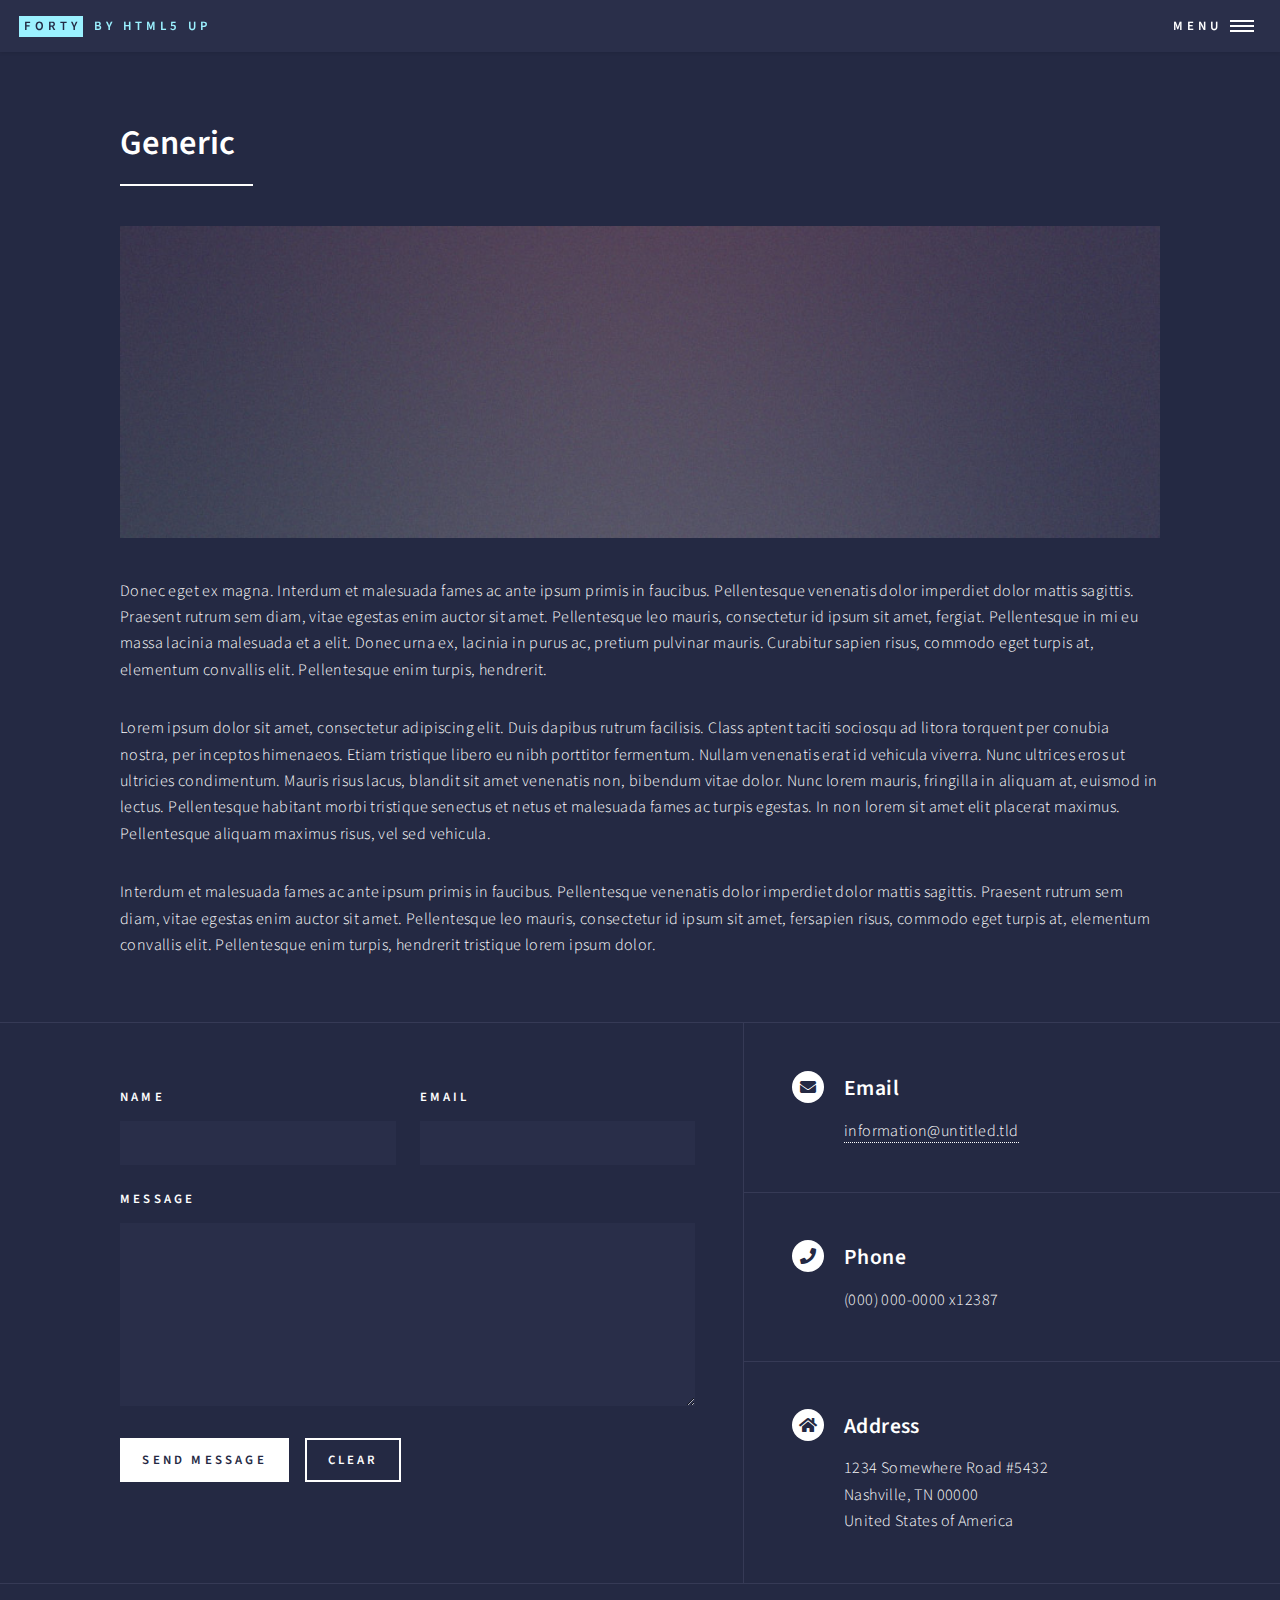
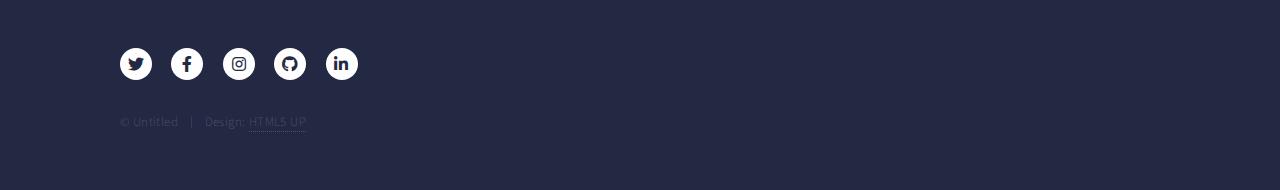
<file: generic.html>
<!DOCTYPE HTML>
<!--
	Forty by HTML5 UP
	html5up.net | @ajlkn
	Free for personal and commercial use under the CCA 3.0 license (html5up.net/license)
-->
<html>
	<head>
		<title>Generic - Forty by HTML5 UP</title>
		<meta charset="utf-8" />
		<meta name="viewport" content="width=device-width, initial-scale=1, user-scalable=no" />
		<link rel="stylesheet" href="assets/css/main.css" />
		<noscript><link rel="stylesheet" href="assets/css/noscript.css" /></noscript>
	</head>
	<body class="is-preload">

		<!-- Wrapper -->
			<div id="wrapper">

				<!-- Header -->
					<header id="header">
						<a href="index.html" class="logo"><strong>Forty</strong> <span>by HTML5 UP</span></a>
						<nav>
							<a href="#menu">Menu</a>
						</nav>
					</header>

				<!-- Menu -->
					<nav id="menu">
						<ul class="links">
							<li><a href="index.html">Home</a></li>
							<li><a href="landing.html">Landing</a></li>
							<li><a href="generic.html">Generic</a></li>
							<li><a href="elements.html">Elements</a></li>
						</ul>
						<ul class="actions stacked">
							<li><a href="#" class="button primary fit">Get Started</a></li>
							<li><a href="#" class="button fit">Log In</a></li>
						</ul>
					</nav>

				<!-- Main -->
					<div id="main" class="alt">

						<!-- One -->
							<section id="one">
								<div class="inner">
									<header class="major">
										<h1>Generic</h1>
									</header>
									<span class="image main"><img src="images/pic11.jpg" alt="" /></span>
									<p>Donec eget ex magna. Interdum et malesuada fames ac ante ipsum primis in faucibus. Pellentesque venenatis dolor imperdiet dolor mattis sagittis. Praesent rutrum sem diam, vitae egestas enim auctor sit amet. Pellentesque leo mauris, consectetur id ipsum sit amet, fergiat. Pellentesque in mi eu massa lacinia malesuada et a elit. Donec urna ex, lacinia in purus ac, pretium pulvinar mauris. Curabitur sapien risus, commodo eget turpis at, elementum convallis elit. Pellentesque enim turpis, hendrerit.</p>
									<p>Lorem ipsum dolor sit amet, consectetur adipiscing elit. Duis dapibus rutrum facilisis. Class aptent taciti sociosqu ad litora torquent per conubia nostra, per inceptos himenaeos. Etiam tristique libero eu nibh porttitor fermentum. Nullam venenatis erat id vehicula viverra. Nunc ultrices eros ut ultricies condimentum. Mauris risus lacus, blandit sit amet venenatis non, bibendum vitae dolor. Nunc lorem mauris, fringilla in aliquam at, euismod in lectus. Pellentesque habitant morbi tristique senectus et netus et malesuada fames ac turpis egestas. In non lorem sit amet elit placerat maximus. Pellentesque aliquam maximus risus, vel sed vehicula.</p>
									<p>Interdum et malesuada fames ac ante ipsum primis in faucibus. Pellentesque venenatis dolor imperdiet dolor mattis sagittis. Praesent rutrum sem diam, vitae egestas enim auctor sit amet. Pellentesque leo mauris, consectetur id ipsum sit amet, fersapien risus, commodo eget turpis at, elementum convallis elit. Pellentesque enim turpis, hendrerit tristique lorem ipsum dolor.</p>
								</div>
							</section>

					</div>

				<!-- Contact -->
					<section id="contact">
						<div class="inner">
							<section>
								<form method="post" action="#">
									<div class="fields">
										<div class="field half">
											<label for="name">Name</label>
											<input type="text" name="name" id="name" />
										</div>
										<div class="field half">
											<label for="email">Email</label>
											<input type="text" name="email" id="email" />
										</div>
										<div class="field">
											<label for="message">Message</label>
											<textarea name="message" id="message" rows="6"></textarea>
										</div>
									</div>
									<ul class="actions">
										<li><input type="submit" value="Send Message" class="primary" /></li>
										<li><input type="reset" value="Clear" /></li>
									</ul>
								</form>
							</section>
							<section class="split">
								<section>
									<div class="contact-method">
										<span class="icon solid alt fa-envelope"></span>
										<h3>Email</h3>
										<a href="#">information@untitled.tld</a>
									</div>
								</section>
								<section>
									<div class="contact-method">
										<span class="icon solid alt fa-phone"></span>
										<h3>Phone</h3>
										<span>(000) 000-0000 x12387</span>
									</div>
								</section>
								<section>
									<div class="contact-method">
										<span class="icon solid alt fa-home"></span>
										<h3>Address</h3>
										<span>1234 Somewhere Road #5432<br />
										Nashville, TN 00000<br />
										United States of America</span>
									</div>
								</section>
							</section>
						</div>
					</section>

				<!-- Footer -->
					<footer id="footer">
						<div class="inner">
							<ul class="icons">
								<li><a href="#" class="icon brands alt fa-twitter"><span class="label">Twitter</span></a></li>
								<li><a href="#" class="icon brands alt fa-facebook-f"><span class="label">Facebook</span></a></li>
								<li><a href="#" class="icon brands alt fa-instagram"><span class="label">Instagram</span></a></li>
								<li><a href="#" class="icon brands alt fa-github"><span class="label">GitHub</span></a></li>
								<li><a href="#" class="icon brands alt fa-linkedin-in"><span class="label">LinkedIn</span></a></li>
							</ul>
							<ul class="copyright">
								<li>&copy; Untitled</li><li>Design: <a href="https://html5up.net">HTML5 UP</a></li>
							</ul>
						</div>
					</footer>

			</div>

		<!-- Scripts -->
			<script src="assets/js/jquery.min.js"></script>
			<script src="assets/js/jquery.scrolly.min.js"></script>
			<script src="assets/js/jquery.scrollex.min.js"></script>
			<script src="assets/js/browser.min.js"></script>
			<script src="assets/js/breakpoints.min.js"></script>
			<script src="assets/js/util.js"></script>
			<script src="assets/js/main.js"></script>

	</body>
</html>
</file>
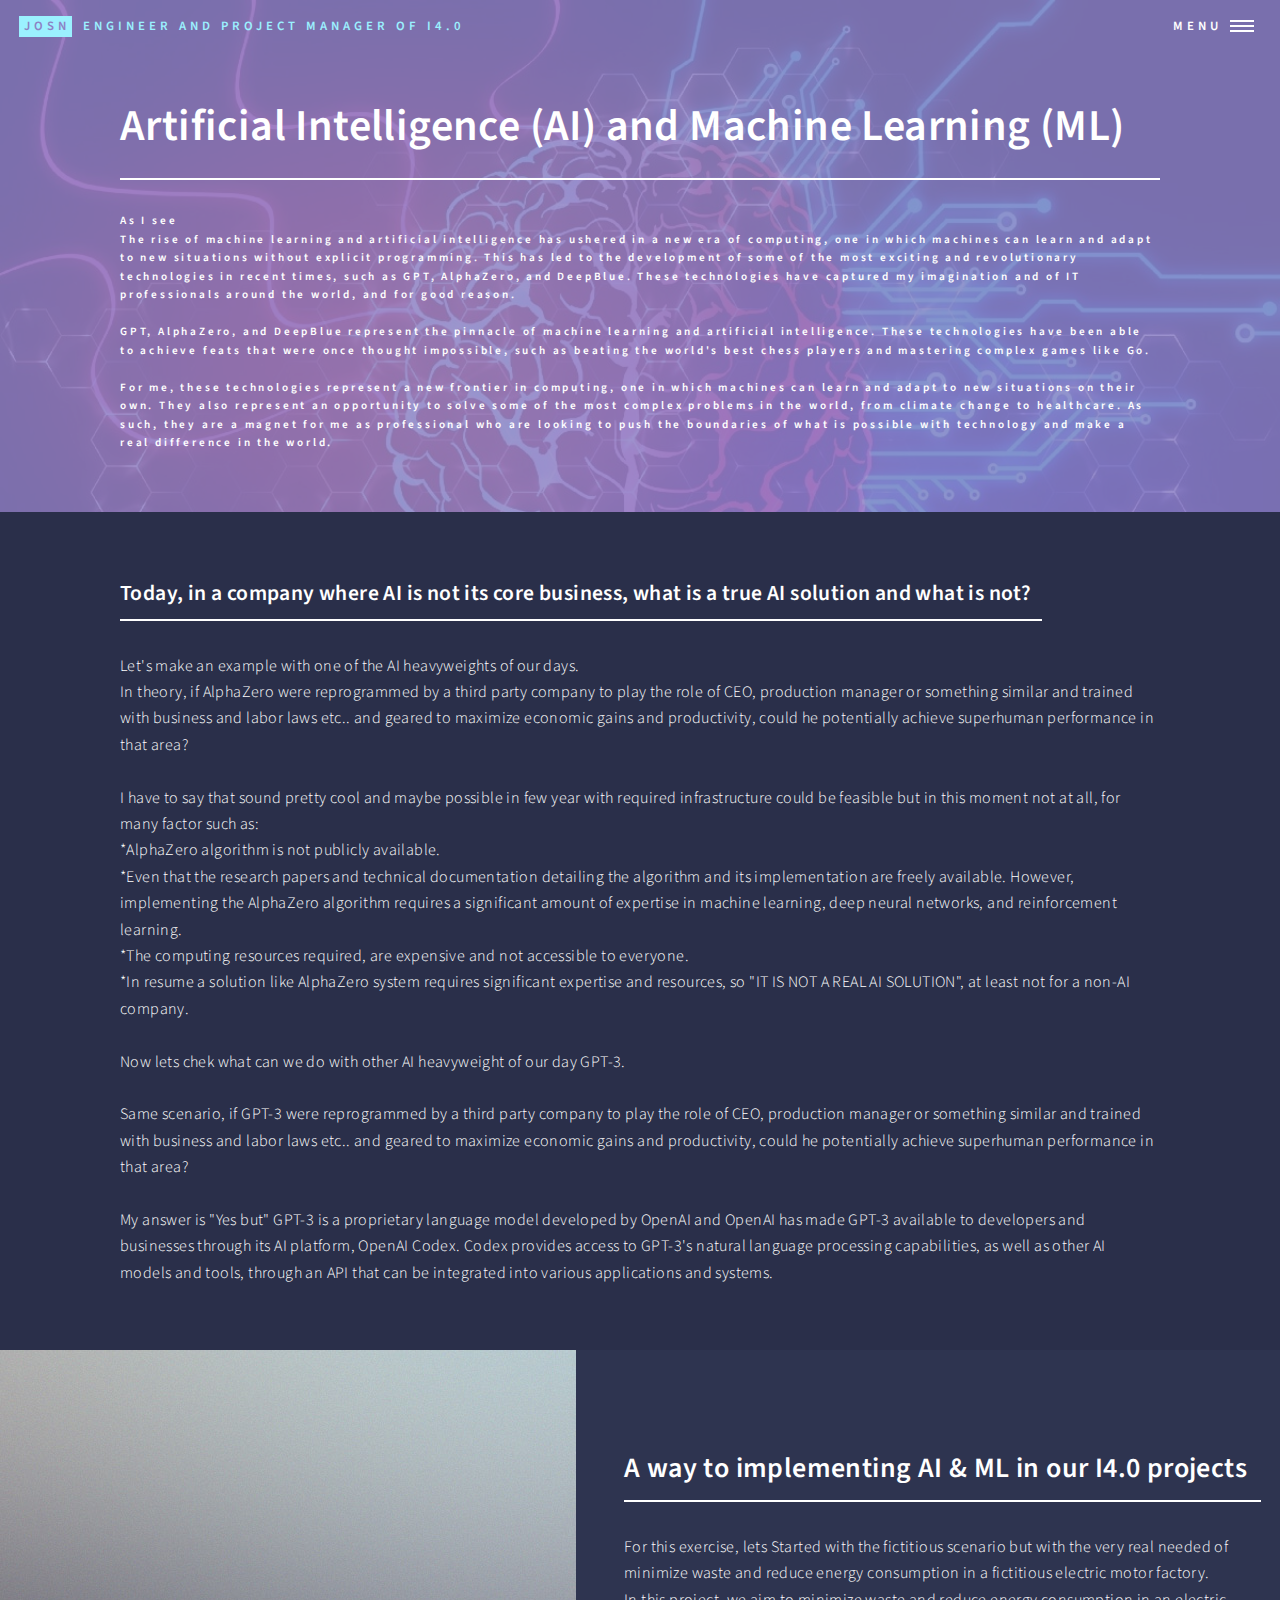
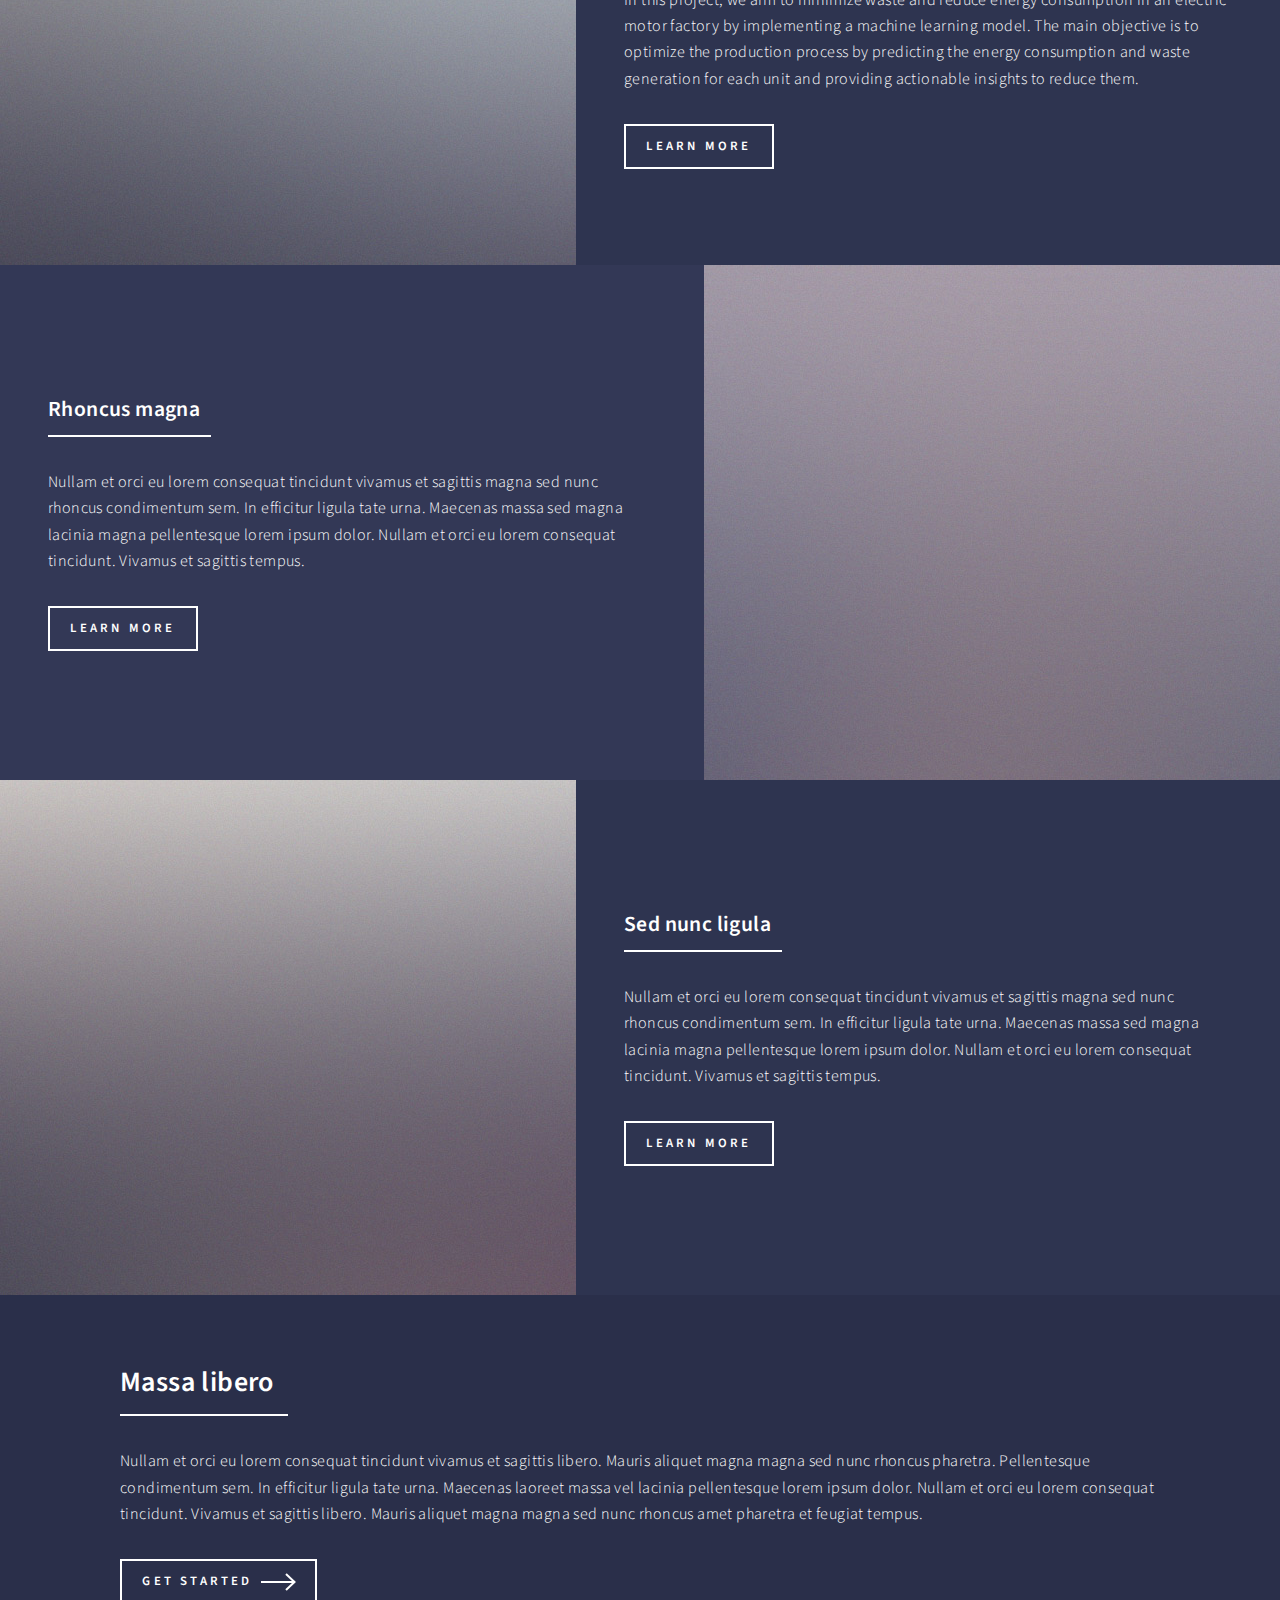
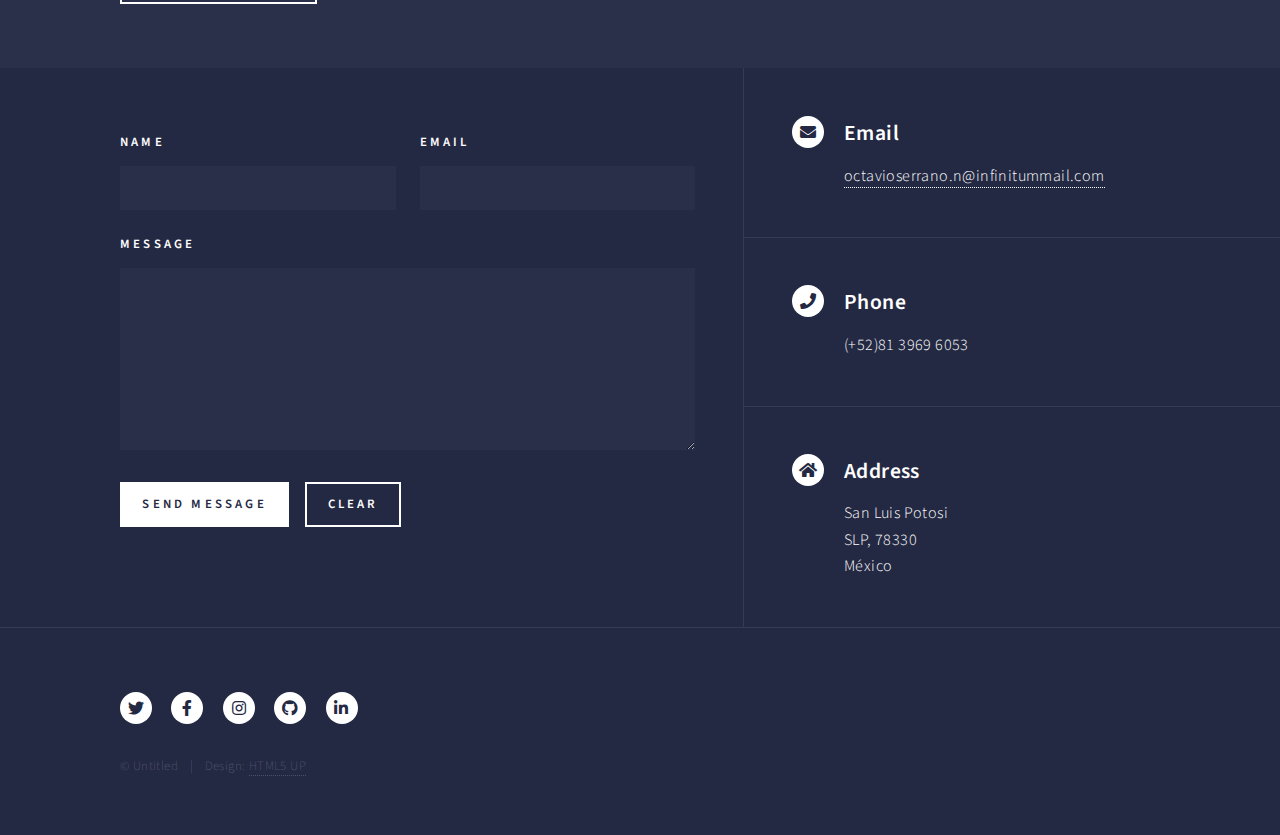
<file: landingAI-ML.html>
<!DOCTYPE HTML>
<!--
	Forty by HTML5 UP
	html5up.net | @ajlkn
	Free for personal and commercial use under the CCA 3.0 license (html5up.net/license)
-->
<html>
	<head>
		<title>Landing - Forty by HTML5 UP</title>
		<meta charset="utf-8" />
		<meta name="viewport" content="width=device-width, initial-scale=1, user-scalable=no" />
		<link rel="stylesheet" href="assets/css/main.css" />
		<noscript><link rel="stylesheet" href="assets/css/noscript.css" /></noscript>
	</head>
	<body class="is-preload">

		<!-- Wrapper -->
			<div id="wrapper">

				<!-- Header -->
				<!-- Note: The "styleN" class below should match that of the banner element. -->
					<header id="header" class="alt style2">
						<a href="index.html" class="logo"><strong>JOSN</strong> <span>Engineer and project manager of I4.0</span></a>
						<nav>
							<a href="#menu">Menu</a>
						</nav>
					</header>

				<!-- Menu -->
					<nav id="menu">
						<ul class="links">
							<li><a href="index.html">Home</a></li>
							<li><a href="landing.html">Landing</a></li>
							<li><a href="generic.html">Generic</a></li>
							<li><a href="elements.html">Elements</a></li>
						</ul>
						<ul class="actions stacked">
							<li><a href="#" class="button primary fit">Get Started</a></li>
							<li><a href="#" class="button fit">Log In</a></li>
						</ul>
					</nav>

				<!-- Banner -->
				<!-- Note: The "styleN" class below should match that of the header element. -->
					<section id="banner" class="style2">
						<div class="inner">
							<span class="image">
								<img src="images/Neural.jpg" alt="" />
							</span>
							<header class="major">
								<h1>Artificial Intelligence (AI) and Machine Learning (ML)</h1>
							</header>
							<div class="content">
								<p>As I see<br/>
									
									The rise of machine learning and artificial intelligence has ushered in a new era of computing, 
									one in which machines can learn and adapt to new situations without explicit programming. 
									This has led to the development of some of the most exciting and revolutionary technologies 
									in recent times, such as GPT, AlphaZero, and DeepBlue. These technologies have captured my 
									imagination  and of IT professionals around the world, and for good reason.<br />
									<br />									
									GPT, AlphaZero, and DeepBlue represent the pinnacle of machine learning and artificial intelligence. 
									These technologies have been able to achieve feats that were once thought impossible, 
									such as beating the world's best chess players and mastering complex games like Go. <br />
									<br />
									For me, these technologies represent a new frontier in computing, one in which 
									machines can learn and adapt to new situations on their own. They also represent an opportunity 
									to solve some of the most complex problems in the world, from climate change to healthcare. 
									As such, they are a magnet for me as professional who are looking to push the boundaries of what 
									is possible with technology and make a real difference in the world.<br />
									
								</p>
							</div>
						</div>
					</section>

				<!-- Main -->
					<div id="main">

						<!-- One -->
							<section id="one">
								<div class="inner">
									<header class="major">
										<h3>Today, in a company where AI is not its core business, what is a true AI solution and what is not?</h3>
									</header>
									<p>	
									Let's make an example with one of the AI heavyweights of our days.<br /> 					
									In theory, if AlphaZero were reprogrammed by a third party company to play the role of CEO, production manager or something similar 
									and trained with business and labor laws etc.. and geared to maximize economic gains and productivity, could he potentially achieve
									superhuman performance in that area?<br />
									 <br />
									 I have to say that sound pretty cool and maybe possible in few year with required infrastructure could be feasible but in this moment not at all, for many factor such as:<br />
									*AlphaZero algorithm is not publicly available.<br/>
									*Even that the research papers and technical documentation detailing the algorithm and its implementation are freely available. However, implementing the AlphaZero algorithm requires a significant amount of expertise in machine learning, deep neural networks, and reinforcement learning.<br /> 
									*The computing resources required, are expensive and not accessible to everyone.<br />
									*In resume a solution like AlphaZero system requires significant expertise and resources, so "IT IS NOT A REAL AI SOLUTION", at least not for a non-AI company.<br/>
									<br/>
									Now lets chek what can we do with other AI heavyweight of our day GPT-3.<br/>
									<br/>
									Same scenario, if GPT-3 were reprogrammed by a third party company to play the role of CEO, production manager or something similar 
									and trained with business and labor laws etc.. and geared to maximize economic gains and productivity, could he potentially achieve
									superhuman performance in that area? <br/>
									<br/>
									My answer is "Yes but" GPT-3 is a proprietary language model developed by OpenAI and OpenAI has made GPT-3 available to developers
									and businesses through its AI platform, OpenAI Codex. Codex provides access to GPT-3's natural language processing capabilities, as well 
									as other AI models and tools, through an API that can be integrated into various applications and systems.<br/>

								</p>
								</div>
							</section>

						<!-- Two -->
							<section id="two" class="spotlights">
								<section>
									<a href="generic.html" class="image">
										<img src="images/pic08.jpg" alt="" data-position="center center" />
									</a>
									<div class="content">
										<div class="inner">
											<header class="major">
												<h2>A way to implementing AI & ML in our I4.0 projects</h2>
											</header>
											<p>For this exercise, lets Started with the fictitious scenario but with the very real needed of minimize waste and reduce energy consumption in a fictitious electric motor factory.<br/> 
												In this project, we aim to minimize waste and reduce energy consumption in an electric motor factory by implementing a machine learning model. The main objective is to optimize the production process by predicting the energy consumption and waste generation for each unit and providing actionable insights to reduce them.</p>
											<ul class="actions">
												<li><a href="generic.html" class="button">Learn more</a></li>
											</ul>
										</div>
									</div>
								</section>
								<section>
									<a href="generic.html" class="image">
										<img src="images/pic09.jpg" alt="" data-position="top center" />
									</a>
									<div class="content">
										<div class="inner">
											<header class="major">
												<h3>Rhoncus magna</h3>
											</header>
											<p>Nullam et orci eu lorem consequat tincidunt vivamus et sagittis magna sed nunc rhoncus condimentum sem. In efficitur ligula tate urna. Maecenas massa sed magna lacinia magna pellentesque lorem ipsum dolor. Nullam et orci eu lorem consequat tincidunt. Vivamus et sagittis tempus.</p>
											<ul class="actions">
												<li><a href="generic.html" class="button">Learn more</a></li>
											</ul>
										</div>
									</div>
								</section>
								<section>
									<a href="generic.html" class="image">
										<img src="images/pic10.jpg" alt="" data-position="25% 25%" />
									</a>
									<div class="content">
										<div class="inner">
											<header class="major">
												<h3>Sed nunc ligula</h3>
											</header>
											<p>Nullam et orci eu lorem consequat tincidunt vivamus et sagittis magna sed nunc rhoncus condimentum sem. In efficitur ligula tate urna. Maecenas massa sed magna lacinia magna pellentesque lorem ipsum dolor. Nullam et orci eu lorem consequat tincidunt. Vivamus et sagittis tempus.</p>
											<ul class="actions">
												<li><a href="generic.html" class="button">Learn more</a></li>
											</ul>
										</div>
									</div>
								</section>
							</section>

						<!-- Three -->
							<section id="three">
								<div class="inner">
									<header class="major">
										<h2>Massa libero</h2>
									</header>
									<p>Nullam et orci eu lorem consequat tincidunt vivamus et sagittis libero. Mauris aliquet magna magna sed nunc rhoncus pharetra. Pellentesque condimentum sem. In efficitur ligula tate urna. Maecenas laoreet massa vel lacinia pellentesque lorem ipsum dolor. Nullam et orci eu lorem consequat tincidunt. Vivamus et sagittis libero. Mauris aliquet magna magna sed nunc rhoncus amet pharetra et feugiat tempus.</p>
									<ul class="actions">
										<li><a href="generic.html" class="button next">Get Started</a></li>
									</ul>
								</div>
							</section>

					</div>

				<!-- Contact -->
					<section id="contact">
						<div class="inner">
							<section>
								<form method="post" action="#">
									<div class="fields">
										<div class="field half">
											<label for="name">Name</label>
											<input type="text" name="name" id="name" />
										</div>
										<div class="field half">
											<label for="email">Email</label>
											<input type="text" name="email" id="email" />
										</div>
										<div class="field">
											<label for="message">Message</label>
											<textarea name="message" id="message" rows="6"></textarea>
										</div>
									</div>
									<ul class="actions">
										<li><input type="submit" value="Send Message" class="primary" /></li>
										<li><input type="reset" value="Clear" /></li>
									</ul>
								</form>
							</section>
							<section class="split">
								<section>
									<div class="contact-method">
										<span class="icon solid alt fa-envelope"></span>
										<h3>Email</h3>
										<a href="#">octavioserrano.n@infinitummail.com</a>
									</div>
								</section>
								<section>
									<div class="contact-method">
										<span class="icon solid alt fa-phone"></span>
										<h3>Phone</h3>
										<span>(+52)81 3969 6053 </span>
									</div>
								</section>
								<section>
									<div class="contact-method">
										<span class="icon solid alt fa-home"></span>
										<h3>Address</h3>
										<span>San Luis Potosi<br />
										SLP, 78330<br />
										México</span>
									</div>
								</section>
							</section>
						</div>
					</section>

				<!-- Footer -->
					<footer id="footer">
						<div class="inner">
							<ul class="icons">
								<li><a href="#" class="icon brands alt fa-twitter"><span class="label">Twitter</span></a></li>
								<li><a href="#" class="icon brands alt fa-facebook-f"><span class="label">Facebook</span></a></li>
								<li><a href="#" class="icon brands alt fa-instagram"><span class="label">Instagram</span></a></li>
								<li><a href="#" class="icon brands alt fa-github"><span class="label">GitHub</span></a></li>
								<li><a href="#" class="icon brands alt fa-linkedin-in"><span class="label">LinkedIn</span></a></li>
							</ul>
							<ul class="copyright">
								<li>&copy; Untitled</li><li>Design: <a href="https://html5up.net">HTML5 UP</a></li>
							</ul>
						</div>
					</footer>

			</div>

		<!-- Scripts -->
			<script src="assets/js/jquery.min.js"></script>
			<script src="assets/js/jquery.scrolly.min.js"></script>
			<script src="assets/js/jquery.scrollex.min.js"></script>
			<script src="assets/js/browser.min.js"></script>
			<script src="assets/js/breakpoints.min.js"></script>
			<script src="assets/js/util.js"></script>
			<script src="assets/js/main.js"></script>

	</body>
</html>
</file>
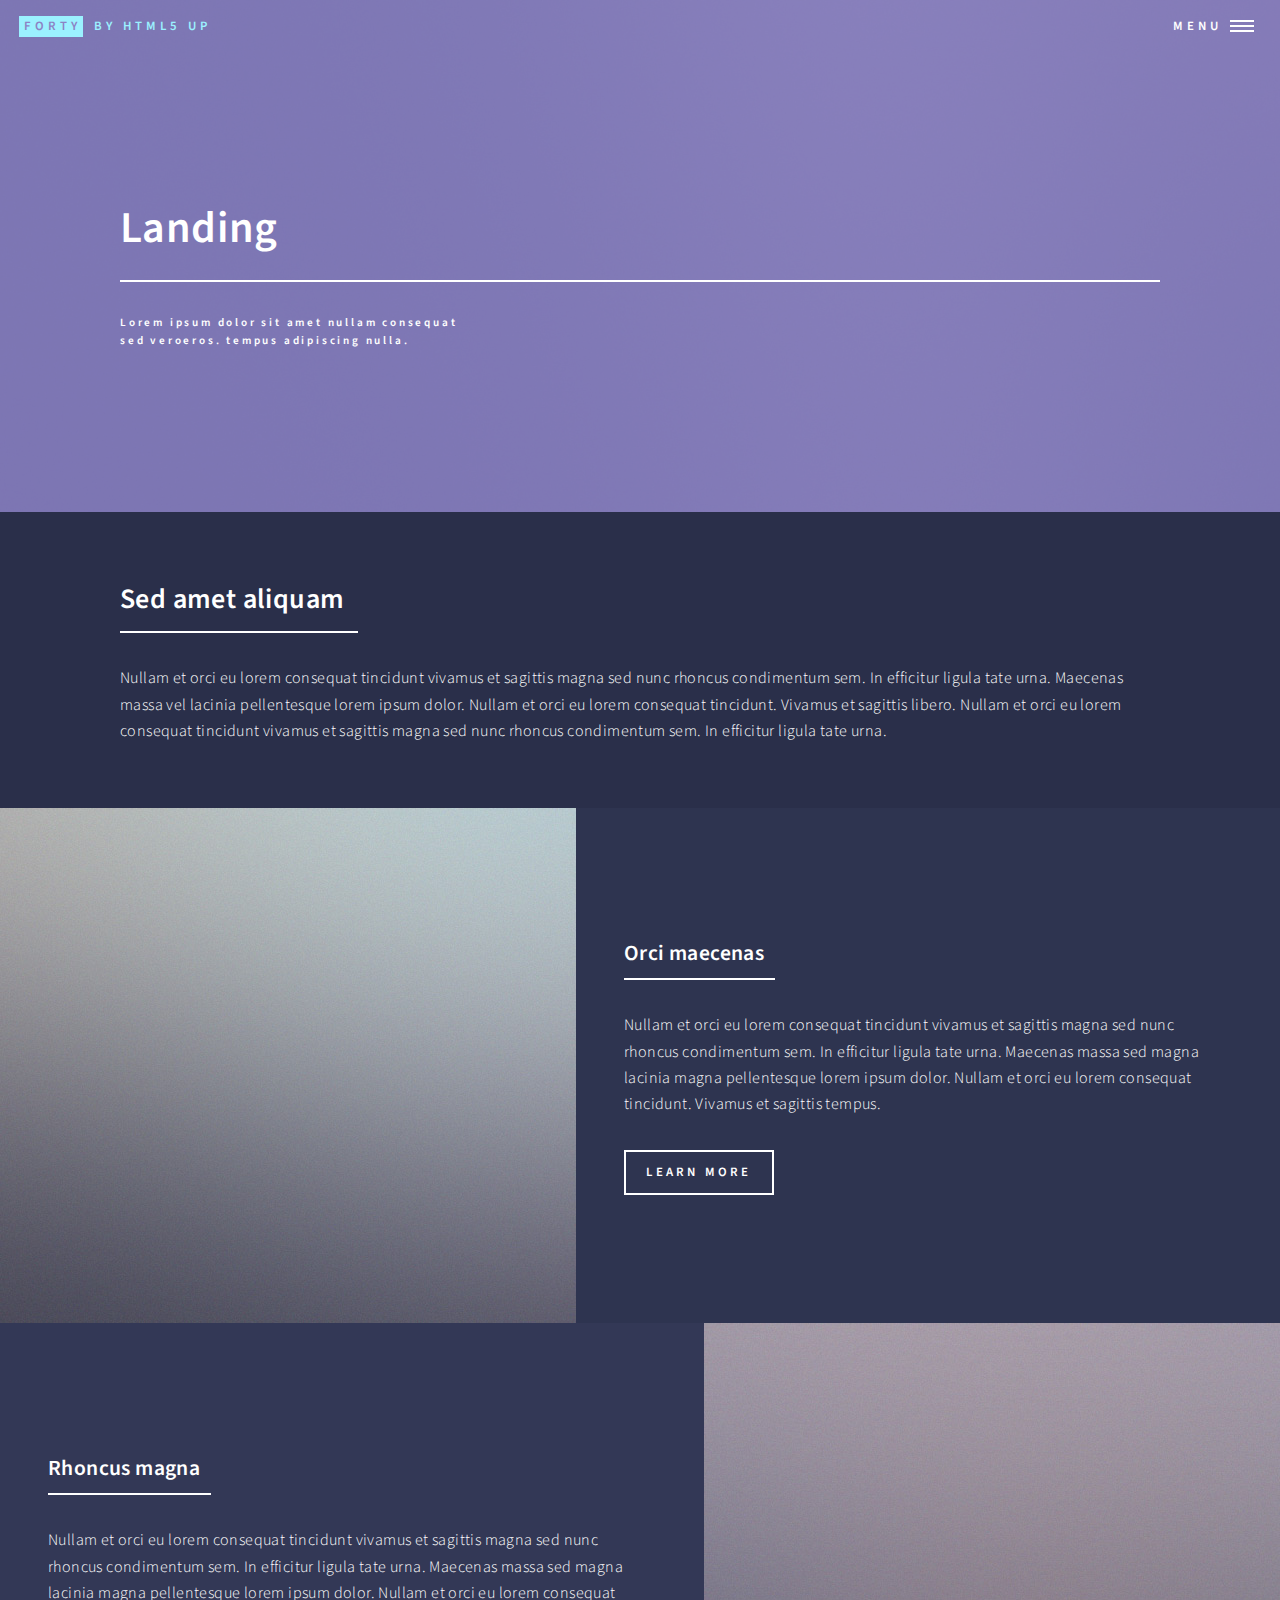
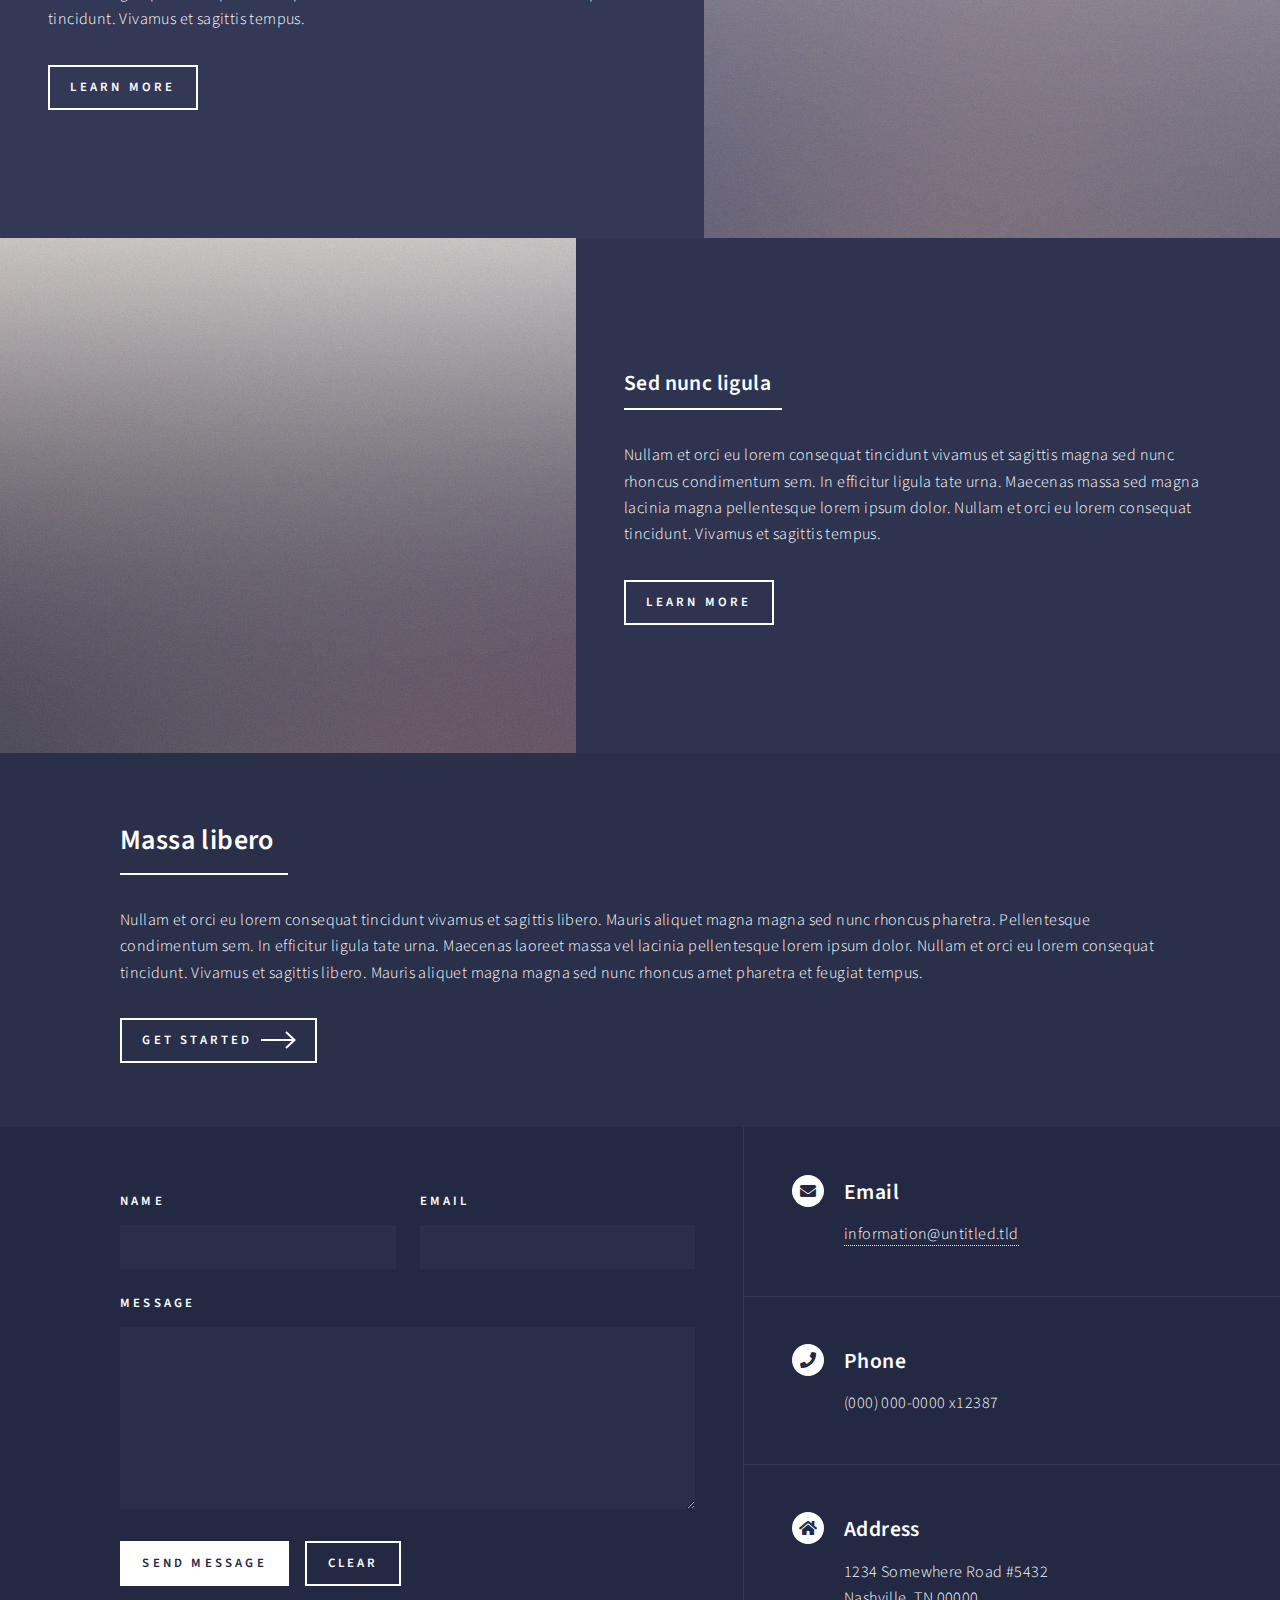
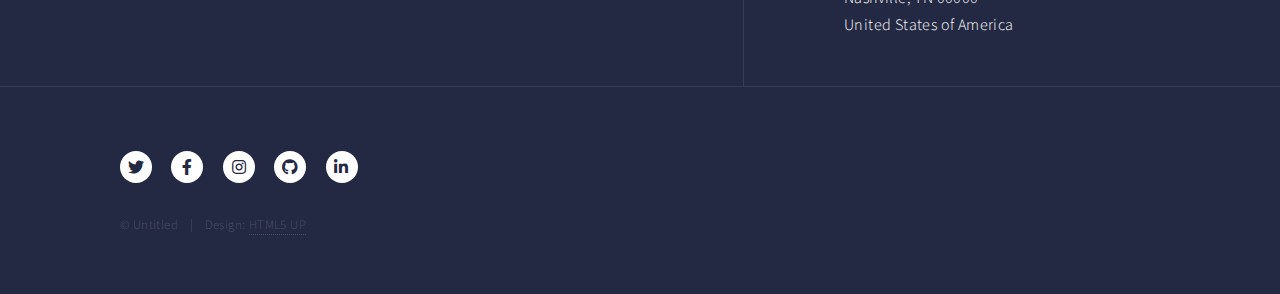
<file: landingAM3DPrinting.html>
<!DOCTYPE HTML>
<!--
	Forty by HTML5 UP
	html5up.net | @ajlkn
	Free for personal and commercial use under the CCA 3.0 license (html5up.net/license)
-->
<html>
	<head>
		<title>Landing - Forty by HTML5 UP</title>
		<meta charset="utf-8" />
		<meta name="viewport" content="width=device-width, initial-scale=1, user-scalable=no" />
		<link rel="stylesheet" href="assets/css/main.css" />
		<noscript><link rel="stylesheet" href="assets/css/noscript.css" /></noscript>
	</head>
	<body class="is-preload">

		<!-- Wrapper -->
			<div id="wrapper">

				<!-- Header -->
				<!-- Note: The "styleN" class below should match that of the banner element. -->
					<header id="header" class="alt style2">
						<a href="index.html" class="logo"><strong>Forty</strong> <span>by HTML5 UP</span></a>
						<nav>
							<a href="#menu">Menu</a>
						</nav>
					</header>

				<!-- Menu -->
					<nav id="menu">
						<ul class="links">
							<li><a href="index.html">Home</a></li>
							<li><a href="landing.html">Landing</a></li>
							<li><a href="generic.html">Generic</a></li>
							<li><a href="elements.html">Elements</a></li>
						</ul>
						<ul class="actions stacked">
							<li><a href="#" class="button primary fit">Get Started</a></li>
							<li><a href="#" class="button fit">Log In</a></li>
						</ul>
					</nav>

				<!-- Banner -->
				<!-- Note: The "styleN" class below should match that of the header element. -->
					<section id="banner" class="style2">
						<div class="inner">
							<span class="image">
								<img src="images/pic07.jpg" alt="" />
							</span>
							<header class="major">
								<h1>Landing</h1>
							</header>
							<div class="content">
								<p>Lorem ipsum dolor sit amet nullam consequat<br />
								sed veroeros. tempus adipiscing nulla.</p>
							</div>
						</div>
					</section>

				<!-- Main -->
					<div id="main">

						<!-- One -->
							<section id="one">
								<div class="inner">
									<header class="major">
										<h2>Sed amet aliquam</h2>
									</header>
									<p>Nullam et orci eu lorem consequat tincidunt vivamus et sagittis magna sed nunc rhoncus condimentum sem. In efficitur ligula tate urna. Maecenas massa vel lacinia pellentesque lorem ipsum dolor. Nullam et orci eu lorem consequat tincidunt. Vivamus et sagittis libero. Nullam et orci eu lorem consequat tincidunt vivamus et sagittis magna sed nunc rhoncus condimentum sem. In efficitur ligula tate urna.</p>
								</div>
							</section>

						<!-- Two -->
							<section id="two" class="spotlights">
								<section>
									<a href="generic.html" class="image">
										<img src="images/pic08.jpg" alt="" data-position="center center" />
									</a>
									<div class="content">
										<div class="inner">
											<header class="major">
												<h3>Orci maecenas</h3>
											</header>
											<p>Nullam et orci eu lorem consequat tincidunt vivamus et sagittis magna sed nunc rhoncus condimentum sem. In efficitur ligula tate urna. Maecenas massa sed magna lacinia magna pellentesque lorem ipsum dolor. Nullam et orci eu lorem consequat tincidunt. Vivamus et sagittis tempus.</p>
											<ul class="actions">
												<li><a href="generic.html" class="button">Learn more</a></li>
											</ul>
										</div>
									</div>
								</section>
								<section>
									<a href="generic.html" class="image">
										<img src="images/pic09.jpg" alt="" data-position="top center" />
									</a>
									<div class="content">
										<div class="inner">
											<header class="major">
												<h3>Rhoncus magna</h3>
											</header>
											<p>Nullam et orci eu lorem consequat tincidunt vivamus et sagittis magna sed nunc rhoncus condimentum sem. In efficitur ligula tate urna. Maecenas massa sed magna lacinia magna pellentesque lorem ipsum dolor. Nullam et orci eu lorem consequat tincidunt. Vivamus et sagittis tempus.</p>
											<ul class="actions">
												<li><a href="generic.html" class="button">Learn more</a></li>
											</ul>
										</div>
									</div>
								</section>
								<section>
									<a href="generic.html" class="image">
										<img src="images/pic10.jpg" alt="" data-position="25% 25%" />
									</a>
									<div class="content">
										<div class="inner">
											<header class="major">
												<h3>Sed nunc ligula</h3>
											</header>
											<p>Nullam et orci eu lorem consequat tincidunt vivamus et sagittis magna sed nunc rhoncus condimentum sem. In efficitur ligula tate urna. Maecenas massa sed magna lacinia magna pellentesque lorem ipsum dolor. Nullam et orci eu lorem consequat tincidunt. Vivamus et sagittis tempus.</p>
											<ul class="actions">
												<li><a href="generic.html" class="button">Learn more</a></li>
											</ul>
										</div>
									</div>
								</section>
							</section>

						<!-- Three -->
							<section id="three">
								<div class="inner">
									<header class="major">
										<h2>Massa libero</h2>
									</header>
									<p>Nullam et orci eu lorem consequat tincidunt vivamus et sagittis libero. Mauris aliquet magna magna sed nunc rhoncus pharetra. Pellentesque condimentum sem. In efficitur ligula tate urna. Maecenas laoreet massa vel lacinia pellentesque lorem ipsum dolor. Nullam et orci eu lorem consequat tincidunt. Vivamus et sagittis libero. Mauris aliquet magna magna sed nunc rhoncus amet pharetra et feugiat tempus.</p>
									<ul class="actions">
										<li><a href="generic.html" class="button next">Get Started</a></li>
									</ul>
								</div>
							</section>

					</div>

				<!-- Contact -->
					<section id="contact">
						<div class="inner">
							<section>
								<form method="post" action="#">
									<div class="fields">
										<div class="field half">
											<label for="name">Name</label>
											<input type="text" name="name" id="name" />
										</div>
										<div class="field half">
											<label for="email">Email</label>
											<input type="text" name="email" id="email" />
										</div>
										<div class="field">
											<label for="message">Message</label>
											<textarea name="message" id="message" rows="6"></textarea>
										</div>
									</div>
									<ul class="actions">
										<li><input type="submit" value="Send Message" class="primary" /></li>
										<li><input type="reset" value="Clear" /></li>
									</ul>
								</form>
							</section>
							<section class="split">
								<section>
									<div class="contact-method">
										<span class="icon solid alt fa-envelope"></span>
										<h3>Email</h3>
										<a href="#">information@untitled.tld</a>
									</div>
								</section>
								<section>
									<div class="contact-method">
										<span class="icon solid alt fa-phone"></span>
										<h3>Phone</h3>
										<span>(000) 000-0000 x12387</span>
									</div>
								</section>
								<section>
									<div class="contact-method">
										<span class="icon solid alt fa-home"></span>
										<h3>Address</h3>
										<span>1234 Somewhere Road #5432<br />
										Nashville, TN 00000<br />
										United States of America</span>
									</div>
								</section>
							</section>
						</div>
					</section>

				<!-- Footer -->
					<footer id="footer">
						<div class="inner">
							<ul class="icons">
								<li><a href="#" class="icon brands alt fa-twitter"><span class="label">Twitter</span></a></li>
								<li><a href="#" class="icon brands alt fa-facebook-f"><span class="label">Facebook</span></a></li>
								<li><a href="#" class="icon brands alt fa-instagram"><span class="label">Instagram</span></a></li>
								<li><a href="#" class="icon brands alt fa-github"><span class="label">GitHub</span></a></li>
								<li><a href="#" class="icon brands alt fa-linkedin-in"><span class="label">LinkedIn</span></a></li>
							</ul>
							<ul class="copyright">
								<li>&copy; Untitled</li><li>Design: <a href="https://html5up.net">HTML5 UP</a></li>
							</ul>
						</div>
					</footer>

			</div>

		<!-- Scripts -->
			<script src="assets/js/jquery.min.js"></script>
			<script src="assets/js/jquery.scrolly.min.js"></script>
			<script src="assets/js/jquery.scrollex.min.js"></script>
			<script src="assets/js/browser.min.js"></script>
			<script src="assets/js/breakpoints.min.js"></script>
			<script src="assets/js/util.js"></script>
			<script src="assets/js/main.js"></script>

	</body>
</html>
</file>
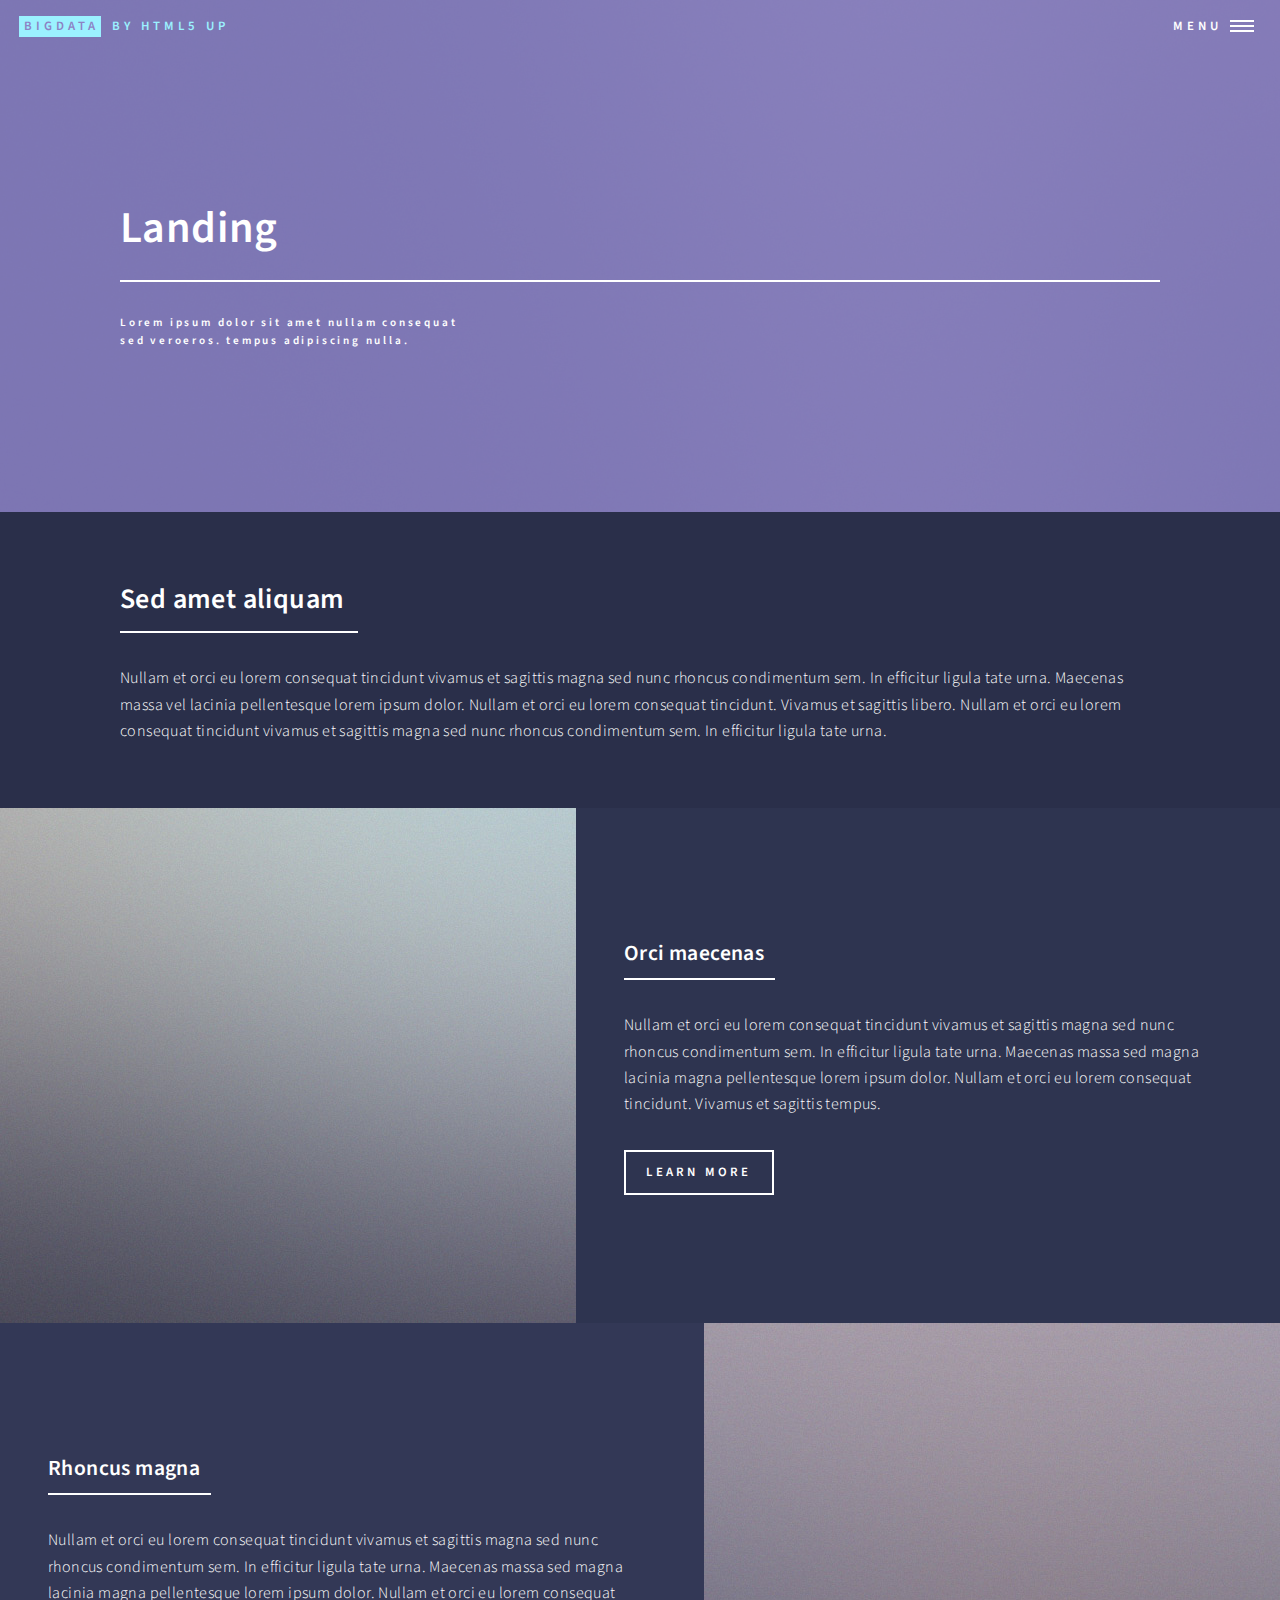
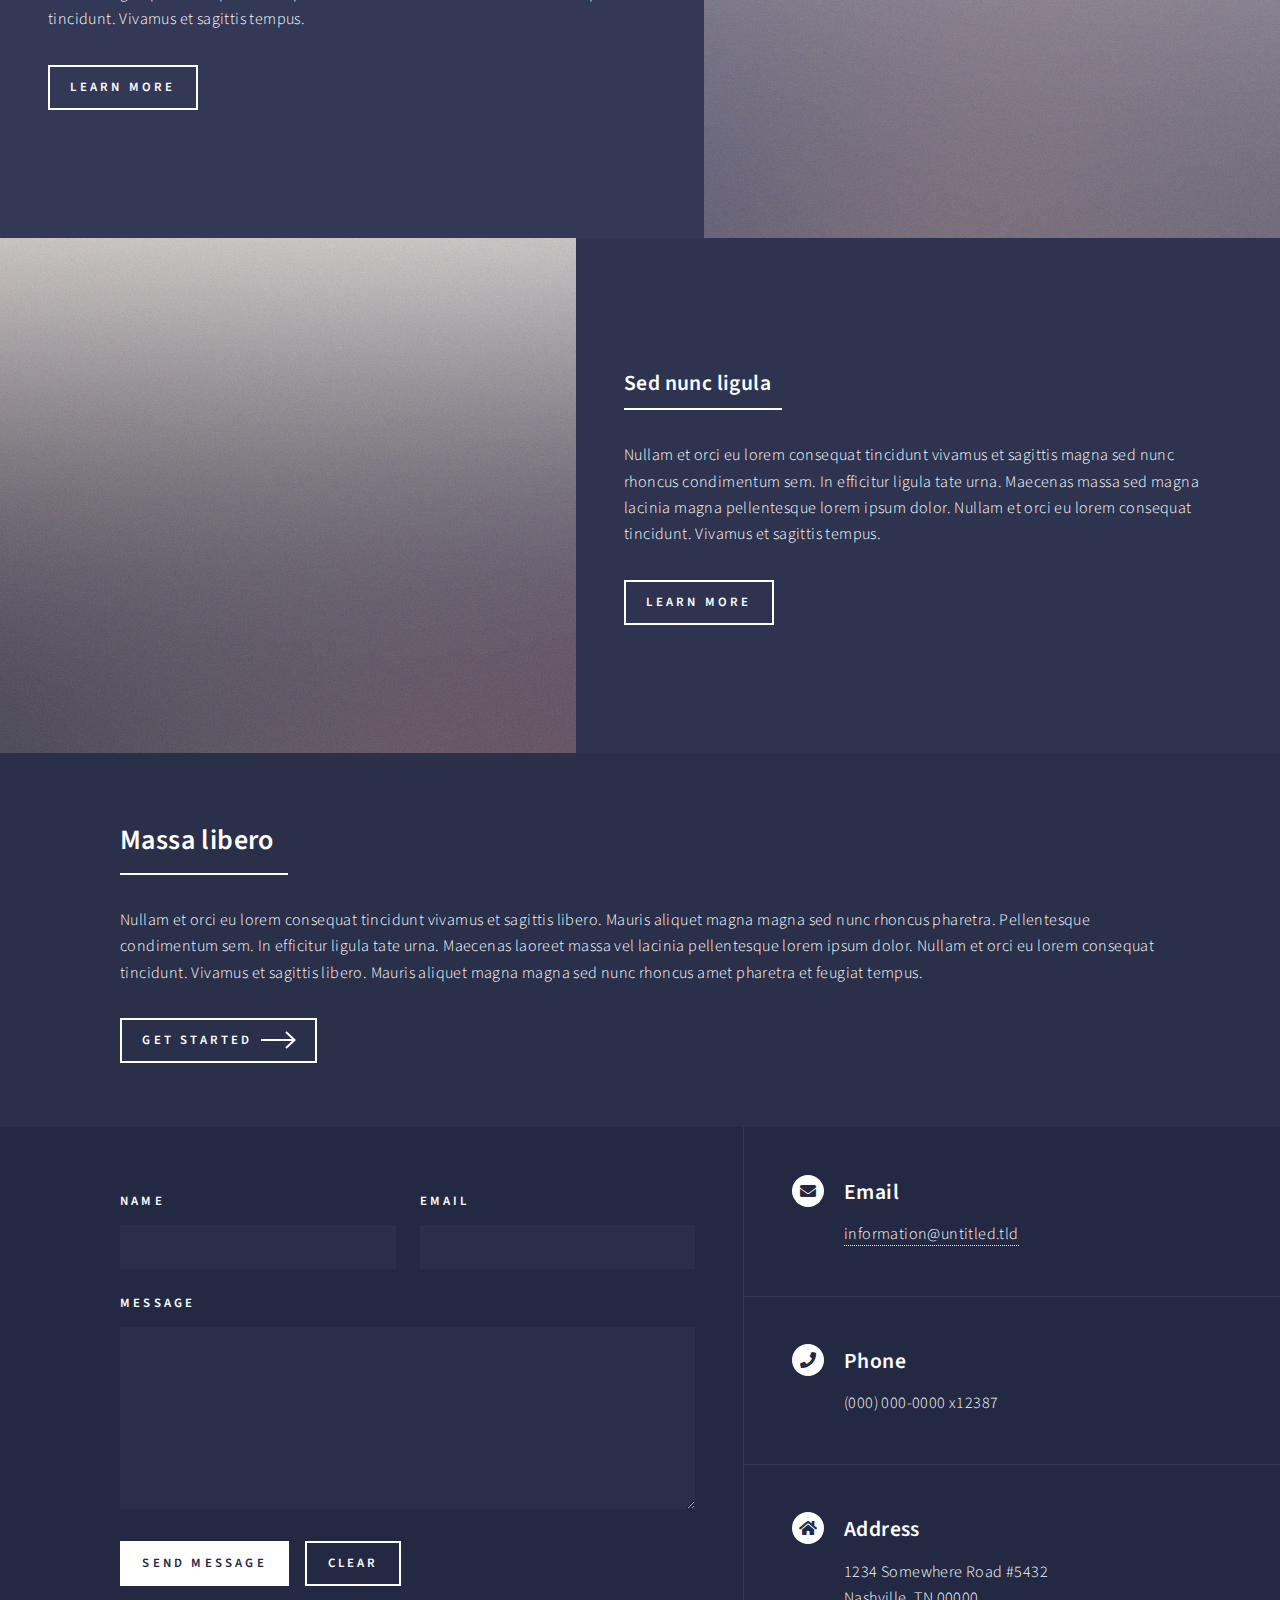
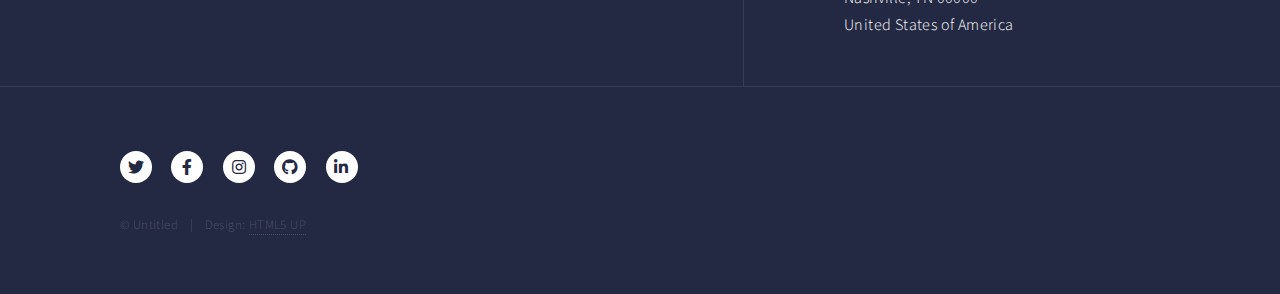
<file: landingBigData.html>
<!DOCTYPE HTML>
<!--
	Forty by HTML5 UP
	html5up.net | @ajlkn
	Free for personal and commercial use under the CCA 3.0 license (html5up.net/license)
-->
<html>
	<head>
		<title>Landing - Forty by HTML5 UP</title>
		<meta charset="utf-8" />
		<meta name="viewport" content="width=device-width, initial-scale=1, user-scalable=no" />
		<link rel="stylesheet" href="assets/css/main.css" />
		<noscript><link rel="stylesheet" href="assets/css/noscript.css" /></noscript>
	</head>
	<body class="is-preload">

		<!-- Wrapper -->
			<div id="wrapper">

				<!-- Header -->
				<!-- Note: The "styleN" class below should match that of the banner element. -->
					<header id="header" class="alt style2">
						<a href="index.html" class="logo"><strong>Bigdata</strong> <span>by HTML5 UP</span></a>
						<nav>
							<a href="#menu">Menu</a>
						</nav>
					</header>

				<!-- Menu -->
					<nav id="menu">
						<ul class="links">
							<li><a href="index.html">Home</a></li>
							<li><a href="landing.html">Landing</a></li>
							<li><a href="generic.html">Generic</a></li>
							<li><a href="elements.html">Elements</a></li>
						</ul>
						<ul class="actions stacked">
							<li><a href="#" class="button primary fit">Get Started</a></li>
							<li><a href="#" class="button fit">Log In</a></li>
						</ul>
					</nav>

				<!-- Banner -->
				<!-- Note: The "styleN" class below should match that of the header element. -->
					<section id="banner" class="style2">
						<div class="inner">
							<span class="image">
								<img src="images/pic07.jpg" alt="" />
							</span>
							<header class="major">
								<h1>Landing</h1>
							</header>
							<div class="content">
								<p>Lorem ipsum dolor sit amet nullam consequat<br />
								sed veroeros. tempus adipiscing nulla.</p>
							</div>
						</div>
					</section>

				<!-- Main -->
					<div id="main">

						<!-- One -->
							<section id="one">
								<div class="inner">
									<header class="major">
										<h2>Sed amet aliquam</h2>
									</header>
									<p>Nullam et orci eu lorem consequat tincidunt vivamus et sagittis magna sed nunc rhoncus condimentum sem. In efficitur ligula tate urna. Maecenas massa vel lacinia pellentesque lorem ipsum dolor. Nullam et orci eu lorem consequat tincidunt. Vivamus et sagittis libero. Nullam et orci eu lorem consequat tincidunt vivamus et sagittis magna sed nunc rhoncus condimentum sem. In efficitur ligula tate urna.</p>
								</div>
							</section>

						<!-- Two -->
							<section id="two" class="spotlights">
								<section>
									<a href="generic.html" class="image">
										<img src="images/pic08.jpg" alt="" data-position="center center" />
									</a>
									<div class="content">
										<div class="inner">
											<header class="major">
												<h3>Orci maecenas</h3>
											</header>
											<p>Nullam et orci eu lorem consequat tincidunt vivamus et sagittis magna sed nunc rhoncus condimentum sem. In efficitur ligula tate urna. Maecenas massa sed magna lacinia magna pellentesque lorem ipsum dolor. Nullam et orci eu lorem consequat tincidunt. Vivamus et sagittis tempus.</p>
											<ul class="actions">
												<li><a href="generic.html" class="button">Learn more</a></li>
											</ul>
										</div>
									</div>
								</section>
								<section>
									<a href="generic.html" class="image">
										<img src="images/pic09.jpg" alt="" data-position="top center" />
									</a>
									<div class="content">
										<div class="inner">
											<header class="major">
												<h3>Rhoncus magna</h3>
											</header>
											<p>Nullam et orci eu lorem consequat tincidunt vivamus et sagittis magna sed nunc rhoncus condimentum sem. In efficitur ligula tate urna. Maecenas massa sed magna lacinia magna pellentesque lorem ipsum dolor. Nullam et orci eu lorem consequat tincidunt. Vivamus et sagittis tempus.</p>
											<ul class="actions">
												<li><a href="generic.html" class="button">Learn more</a></li>
											</ul>
										</div>
									</div>
								</section>
								<section>
									<a href="generic.html" class="image">
										<img src="images/pic10.jpg" alt="" data-position="25% 25%" />
									</a>
									<div class="content">
										<div class="inner">
											<header class="major">
												<h3>Sed nunc ligula</h3>
											</header>
											<p>Nullam et orci eu lorem consequat tincidunt vivamus et sagittis magna sed nunc rhoncus condimentum sem. In efficitur ligula tate urna. Maecenas massa sed magna lacinia magna pellentesque lorem ipsum dolor. Nullam et orci eu lorem consequat tincidunt. Vivamus et sagittis tempus.</p>
											<ul class="actions">
												<li><a href="generic.html" class="button">Learn more</a></li>
											</ul>
										</div>
									</div>
								</section>
							</section>

						<!-- Three -->
							<section id="three">
								<div class="inner">
									<header class="major">
										<h2>Massa libero</h2>
									</header>
									<p>Nullam et orci eu lorem consequat tincidunt vivamus et sagittis libero. Mauris aliquet magna magna sed nunc rhoncus pharetra. Pellentesque condimentum sem. In efficitur ligula tate urna. Maecenas laoreet massa vel lacinia pellentesque lorem ipsum dolor. Nullam et orci eu lorem consequat tincidunt. Vivamus et sagittis libero. Mauris aliquet magna magna sed nunc rhoncus amet pharetra et feugiat tempus.</p>
									<ul class="actions">
										<li><a href="generic.html" class="button next">Get Started</a></li>
									</ul>
								</div>
							</section>

					</div>

				<!-- Contact -->
					<section id="contact">
						<div class="inner">
							<section>
								<form method="post" action="#">
									<div class="fields">
										<div class="field half">
											<label for="name">Name</label>
											<input type="text" name="name" id="name" />
										</div>
										<div class="field half">
											<label for="email">Email</label>
											<input type="text" name="email" id="email" />
										</div>
										<div class="field">
											<label for="message">Message</label>
											<textarea name="message" id="message" rows="6"></textarea>
										</div>
									</div>
									<ul class="actions">
										<li><input type="submit" value="Send Message" class="primary" /></li>
										<li><input type="reset" value="Clear" /></li>
									</ul>
								</form>
							</section>
							<section class="split">
								<section>
									<div class="contact-method">
										<span class="icon solid alt fa-envelope"></span>
										<h3>Email</h3>
										<a href="#">information@untitled.tld</a>
									</div>
								</section>
								<section>
									<div class="contact-method">
										<span class="icon solid alt fa-phone"></span>
										<h3>Phone</h3>
										<span>(000) 000-0000 x12387</span>
									</div>
								</section>
								<section>
									<div class="contact-method">
										<span class="icon solid alt fa-home"></span>
										<h3>Address</h3>
										<span>1234 Somewhere Road #5432<br />
										Nashville, TN 00000<br />
										United States of America</span>
									</div>
								</section>
							</section>
						</div>
					</section>

				<!-- Footer -->
					<footer id="footer">
						<div class="inner">
							<ul class="icons">
								<li><a href="#" class="icon brands alt fa-twitter"><span class="label">Twitter</span></a></li>
								<li><a href="#" class="icon brands alt fa-facebook-f"><span class="label">Facebook</span></a></li>
								<li><a href="#" class="icon brands alt fa-instagram"><span class="label">Instagram</span></a></li>
								<li><a href="#" class="icon brands alt fa-github"><span class="label">GitHub</span></a></li>
								<li><a href="#" class="icon brands alt fa-linkedin-in"><span class="label">LinkedIn</span></a></li>
							</ul>
							<ul class="copyright">
								<li>&copy; Untitled</li><li>Design: <a href="https://html5up.net">HTML5 UP</a></li>
							</ul>
						</div>
					</footer>

			</div>

		<!-- Scripts -->
			<script src="assets/js/jquery.min.js"></script>
			<script src="assets/js/jquery.scrolly.min.js"></script>
			<script src="assets/js/jquery.scrollex.min.js"></script>
			<script src="assets/js/browser.min.js"></script>
			<script src="assets/js/breakpoints.min.js"></script>
			<script src="assets/js/util.js"></script>
			<script src="assets/js/main.js"></script>

	</body>
</html>
</file>
<file: assets/css/noscript.css>
/*
	Forty by HTML5 UP
	html5up.net | @ajlkn
	Free for personal and commercial use under the CCA 3.0 license (html5up.net/license)
*/

/* Banner */

	body.is-preload #banner:after {
		opacity: 0.85;
	}

	body.is-preload #banner > .inner {
		-moz-filter: none;
		-webkit-filter: none;
		-ms-filter: none;
		filter: none;
		-moz-transform: none;
		-webkit-transform: none;
		-ms-transform: none;
		transform: none;
		opacity: 1;
	}
</file>
<file: assets/css/main.css>
@import url(fontawesome-all.min.css);
@import url("https://fonts.googleapis.com/css?family=Source+Sans+Pro:300,300italic,600,600italic");

/*
	Forty by HTML5 UP
	html5up.net | @ajlkn
	Free for personal and commercial use under the CCA 3.0 license (html5up.net/license)
*/

html, body, div, span, applet, object,
iframe, h1, h2, h3, h4, h5, h6, p, blockquote,
pre, a, abbr, acronym, address, big, cite,
code, del, dfn, em, img, ins, kbd, q, s, samp,
small, strike, strong, sub, sup, tt, var, b,
u, i, center, dl, dt, dd, ol, ul, li, fieldset,
form, label, legend, table, caption, tbody,
tfoot, thead, tr, th, td, article, aside,
canvas, details, embed, figure, figcaption,
footer, header, hgroup, menu, nav, output, ruby,
section, summary, time, mark, audio, video {
	margin: 0;
	padding: 0;
	border: 0;
	font-size: 100%;
	font: inherit;
	vertical-align: baseline;}

article, aside, details, figcaption, figure,
footer, header, hgroup, menu, nav, section {
	display: block;}
z
body {
	line-height: 1;
}

ol, ul {
	list-style: none;
}

blockquote, q {
	quotes: none;
}

	blockquote:before, blockquote:after, q:before, q:after {
		content: '';
		content: none;
	}

table {
	border-collapse: collapse;
	border-spacing: 0;
}

body {
	-webkit-text-size-adjust: none;
}

mark {
	background-color: transparent;
	color: inherit;
}

input::-moz-focus-inner {
	border: 0;
	padding: 0;
}

input, select, textarea {
	-moz-appearance: none;
	-webkit-appearance: none;
	-ms-appearance: none;
	appearance: none;
}

/* Basic */

	@-ms-viewport {
		width: device-width;
	}

	body {
		-ms-overflow-style: scrollbar;
	}

	@media screen and (max-width: 480px) {

		html, body {
			min-width: 320px;
		}

	}

	html {
		box-sizing: border-box;
	}

	*, *:before, *:after {
		box-sizing: inherit;
	}

	body {
		background: #242943;
	}

		body.is-preload *, body.is-preload *:before, body.is-preload *:after {
			-moz-animation: none !important;
			-webkit-animation: none !important;
			-ms-animation: none !important;
			animation: none !important;
			-moz-transition: none !important;
			-webkit-transition: none !important;
			-ms-transition: none !important;
			transition: none !important;
		}

/* Type */

	body, input, select, textarea {
		color: #ffffff;
		font-family: "Source Sans Pro", Helvetica, sans-serif;
		font-size: 17pt;
		font-weight: 300;
		letter-spacing: 0.025em;
		line-height: 1.65;
	}

		@media screen and (max-width: 1680px) {

			body, input, select, textarea {
				font-size: 14pt;
			}

		}

		@media screen and (max-width: 1280px) {

			body, input, select, textarea {
				font-size: 12pt;
			}

		}

		@media screen and (max-width: 360px) {

			body, input, select, textarea {
				font-size: 11pt;
			}

		}

	a {
		-moz-transition: color 0.2s ease-in-out, border-bottom-color 0.2s ease-in-out;
		-webkit-transition: color 0.2s ease-in-out, border-bottom-color 0.2s ease-in-out;
		-ms-transition: color 0.2s ease-in-out, border-bottom-color 0.2s ease-in-out;
		transition: color 0.2s ease-in-out, border-bottom-color 0.2s ease-in-out;
		border-bottom: dotted 1px;
		color: inherit;
		text-decoration: none;
	}

		a:hover {
			border-bottom-color: transparent;
			color: #9bf1ff !important;
		}

		a:active {
			color: #53e3fb !important;
		}

	strong, b {
		color: #ffffff;
		font-weight: 600;
	}

	em, i {
		font-style: italic;
	}

	p {
		margin: 0 0 2em 0;
	}

	h1, h2, h3, h4, h5, h6 {
		color: #ffffff;
		font-weight: 600;
		line-height: 1.65;
		margin: 0 0 1em 0;
	}

		h1 a, h2 a, h3 a, h4 a, h5 a, h6 a {
			color: inherit;
			border-bottom: 0;
		}

	h1 {
		font-size: 2.15em;
	}

	h2 {
		font-size: 1.75em;
	}

	h3 {
		font-size: 1.35em;
	}

	h4 {
		font-size: 1.1em;
	}

	h5 {
		font-size: 0.9em;
	}

	h6 {
		font-size: 0.7em;
	}

	@media screen and (max-width: 736px) {

		h1 {
			font-size: 2em;
		}

		h2 {
			font-size: 1.5em;
		}

		h3 {
			font-size: 1.25em;
		}

	}

	sub {
		font-size: 0.8em;
		position: relative;
		top: 0.5em;
	}

	sup {
		font-size: 0.8em;
		position: relative;
		top: -0.5em;
	}

	blockquote {
		border-left: solid 4px rgba(212, 212, 255, 0.1);
		font-style: italic;
		margin: 0 0 2em 0;
		padding: 0.5em 0 0.5em 2em;
	}

	code {
		background: rgba(212, 212, 255, 0.035);
		font-family: "Courier New", monospace;
		font-size: 0.9em;
		margin: 0 0.25em;
		padding: 0.25em 0.65em;
	}

	pre {
		-webkit-overflow-scrolling: touch;
		font-family: "Courier New", monospace;
		font-size: 0.9em;
		margin: 0 0 2em 0;
	}

		pre code {
			display: block;
			line-height: 1.75;
			padding: 1em 1.5em;
			overflow-x: auto;
		}

	hr {
		border: 0;
		border-bottom: solid 1px rgba(212, 212, 255, 0.1);
		margin: 2em 0;
	}

		hr.major {
			margin: 3em 0;
		}

	.align-left {
		text-align: left;
	}

	.align-center {
		text-align: center;
	}

	.align-right {
		text-align: right;
	}

/* Row */

	.row {
		display: flex;
		flex-wrap: wrap;
		box-sizing: border-box;
		align-items: stretch;
	}

		.row > * {
			box-sizing: border-box;
		}

		.row.gtr-uniform > * > :last-child {
			margin-bottom: 0;
		}

		.row.aln-left {
			justify-content: flex-start;
		}

		.row.aln-center {
			justify-content: center;
		}

		.row.aln-right {
			justify-content: flex-end;
		}

		.row.aln-top {
			align-items: flex-start;
		}

		.row.aln-middle {
			align-items: center;
		}

		.row.aln-bottom {
			align-items: flex-end;
		}

		.row > .imp {
			order: -1;
		}

		.row > .col-1 {
			width: 8.33333%;
		}

		.row > .off-1 {
			margin-left: 8.33333%;
		}

		.row > .col-2 {
			width: 16.66667%;
		}

		.row > .off-2 {
			margin-left: 16.66667%;
		}

		.row > .col-3 {
			width: 25%;
		}

		.row > .off-3 {
			margin-left: 25%;
		}

		.row > .col-4 {
			width: 33.33333%;
		}

		.row > .off-4 {
			margin-left: 33.33333%;
		}

		.row > .col-5 {
			width: 41.66667%;
		}

		.row > .off-5 {
			margin-left: 41.66667%;
		}

		.row > .col-6 {
			width: 50%;
		}

		.row > .off-6 {
			margin-left: 50%;
		}

		.row > .col-7 {
			width: 58.33333%;
		}

		.row > .off-7 {
			margin-left: 58.33333%;
		}

		.row > .col-8 {
			width: 66.66667%;
		}

		.row > .off-8 {
			margin-left: 66.66667%;
		}

		.row > .col-9 {
			width: 75%;
		}

		.row > .off-9 {
			margin-left: 75%;
		}

		.row > .col-10 {
			width: 83.33333%;
		}

		.row > .off-10 {
			margin-left: 83.33333%;
		}

		.row > .col-11 {
			width: 91.66667%;
		}

		.row > .off-11 {
			margin-left: 91.66667%;
		}

		.row > .col-12 {
			width: 100%;
		}

		.row > .off-12 {
			margin-left: 100%;
		}

		.row.gtr-0 {
			margin-top: 0;
			margin-left: 0em;
		}

			.row.gtr-0 > * {
				padding: 0 0 0 0em;
			}

			.row.gtr-0.gtr-uniform {
				margin-top: 0em;
			}

				.row.gtr-0.gtr-uniform > * {
					padding-top: 0em;
				}

		.row.gtr-25 {
			margin-top: 0;
			margin-left: -0.5em;
		}

			.row.gtr-25 > * {
				padding: 0 0 0 0.5em;
			}

			.row.gtr-25.gtr-uniform {
				margin-top: -0.5em;
			}

				.row.gtr-25.gtr-uniform > * {
					padding-top: 0.5em;
				}

		.row.gtr-50 {
			margin-top: 0;
			margin-left: -1em;
		}

			.row.gtr-50 > * {
				padding: 0 0 0 1em;
			}

			.row.gtr-50.gtr-uniform {
				margin-top: -1em;
			}

				.row.gtr-50.gtr-uniform > * {
					padding-top: 1em;
				}

		.row {
			margin-top: 0;
			margin-left: -2em;
		}

			.row > * {
				padding: 0 0 0 2em;
			}

			.row.gtr-uniform {
				margin-top: -2em;
			}

				.row.gtr-uniform > * {
					padding-top: 2em;
				}

		.row.gtr-150 {
			margin-top: 0;
			margin-left: -3em;
		}

			.row.gtr-150 > * {
				padding: 0 0 0 3em;
			}

			.row.gtr-150.gtr-uniform {
				margin-top: -3em;
			}

				.row.gtr-150.gtr-uniform > * {
					padding-top: 3em;
				}

		.row.gtr-200 {
			margin-top: 0;
			margin-left: -4em;
		}

			.row.gtr-200 > * {
				padding: 0 0 0 4em;
			}

			.row.gtr-200.gtr-uniform {
				margin-top: -4em;
			}

				.row.gtr-200.gtr-uniform > * {
					padding-top: 4em;
				}

		@media screen and (max-width: 1680px) {

			.row {
				display: flex;
				flex-wrap: wrap;
				box-sizing: border-box;
				align-items: stretch;
			}

				.row > * {
					box-sizing: border-box;
				}

				.row.gtr-uniform > * > :last-child {
					margin-bottom: 0;
				}

				.row.aln-left {
					justify-content: flex-start;
				}

				.row.aln-center {
					justify-content: center;
				}

				.row.aln-right {
					justify-content: flex-end;
				}

				.row.aln-top {
					align-items: flex-start;
				}

				.row.aln-middle {
					align-items: center;
				}

				.row.aln-bottom {
					align-items: flex-end;
				}

				.row > .imp-xlarge {
					order: -1;
				}

				.row > .col-1-xlarge {
					width: 8.33333%;
				}

				.row > .off-1-xlarge {
					margin-left: 8.33333%;
				}

				.row > .col-2-xlarge {
					width: 16.66667%;
				}

				.row > .off-2-xlarge {
					margin-left: 16.66667%;
				}

				.row > .col-3-xlarge {
					width: 25%;
				}

				.row > .off-3-xlarge {
					margin-left: 25%;
				}

				.row > .col-4-xlarge {
					width: 33.33333%;
				}

				.row > .off-4-xlarge {
					margin-left: 33.33333%;
				}

				.row > .col-5-xlarge {
					width: 41.66667%;
				}

				.row > .off-5-xlarge {
					margin-left: 41.66667%;
				}

				.row > .col-6-xlarge {
					width: 50%;
				}

				.row > .off-6-xlarge {
					margin-left: 50%;
				}

				.row > .col-7-xlarge {
					width: 58.33333%;
				}

				.row > .off-7-xlarge {
					margin-left: 58.33333%;
				}

				.row > .col-8-xlarge {
					width: 66.66667%;
				}

				.row > .off-8-xlarge {
					margin-left: 66.66667%;
				}

				.row > .col-9-xlarge {
					width: 75%;
				}

				.row > .off-9-xlarge {
					margin-left: 75%;
				}

				.row > .col-10-xlarge {
					width: 83.33333%;
				}

				.row > .off-10-xlarge {
					margin-left: 83.33333%;
				}

				.row > .col-11-xlarge {
					width: 91.66667%;
				}

				.row > .off-11-xlarge {
					margin-left: 91.66667%;
				}

				.row > .col-12-xlarge {
					width: 100%;
				}

				.row > .off-12-xlarge {
					margin-left: 100%;
				}

				.row.gtr-0 {
					margin-top: 0;
					margin-left: 0em;
				}

					.row.gtr-0 > * {
						padding: 0 0 0 0em;
					}

					.row.gtr-0.gtr-uniform {
						margin-top: 0em;
					}

						.row.gtr-0.gtr-uniform > * {
							padding-top: 0em;
						}

				.row.gtr-25 {
					margin-top: 0;
					margin-left: -0.5em;
				}

					.row.gtr-25 > * {
						padding: 0 0 0 0.5em;
					}

					.row.gtr-25.gtr-uniform {
						margin-top: -0.5em;
					}

						.row.gtr-25.gtr-uniform > * {
							padding-top: 0.5em;
						}

				.row.gtr-50 {
					margin-top: 0;
					margin-left: -1em;
				}

					.row.gtr-50 > * {
						padding: 0 0 0 1em;
					}

					.row.gtr-50.gtr-uniform {
						margin-top: -1em;
					}

						.row.gtr-50.gtr-uniform > * {
							padding-top: 1em;
						}

				.row {
					margin-top: 0;
					margin-left: -2em;
				}

					.row > * {
						padding: 0 0 0 2em;
					}

					.row.gtr-uniform {
						margin-top: -2em;
					}

						.row.gtr-uniform > * {
							padding-top: 2em;
						}

				.row.gtr-150 {
					margin-top: 0;
					margin-left: -3em;
				}

					.row.gtr-150 > * {
						padding: 0 0 0 3em;
					}

					.row.gtr-150.gtr-uniform {
						margin-top: -3em;
					}

						.row.gtr-150.gtr-uniform > * {
							padding-top: 3em;
						}

				.row.gtr-200 {
					margin-top: 0;
					margin-left: -4em;
				}

					.row.gtr-200 > * {
						padding: 0 0 0 4em;
					}

					.row.gtr-200.gtr-uniform {
						margin-top: -4em;
					}

						.row.gtr-200.gtr-uniform > * {
							padding-top: 4em;
						}

		}

		@media screen and (max-width: 1280px) {

			.row {
				display: flex;
				flex-wrap: wrap;
				box-sizing: border-box;
				align-items: stretch;
			}

				.row > * {
					box-sizing: border-box;
				}

				.row.gtr-uniform > * > :last-child {
					margin-bottom: 0;
				}

				.row.aln-left {
					justify-content: flex-start;
				}

				.row.aln-center {
					justify-content: center;
				}

				.row.aln-right {
					justify-content: flex-end;
				}

				.row.aln-top {
					align-items: flex-start;
				}

				.row.aln-middle {
					align-items: center;
				}

				.row.aln-bottom {
					align-items: flex-end;
				}

				.row > .imp-large {
					order: -1;
				}

				.row > .col-1-large {
					width: 8.33333%;
				}

				.row > .off-1-large {
					margin-left: 8.33333%;
				}

				.row > .col-2-large {
					width: 16.66667%;
				}

				.row > .off-2-large {
					margin-left: 16.66667%;
				}

				.row > .col-3-large {
					width: 25%;
				}

				.row > .off-3-large {
					margin-left: 25%;
				}

				.row > .col-4-large {
					width: 33.33333%;
				}

				.row > .off-4-large {
					margin-left: 33.33333%;
				}

				.row > .col-5-large {
					width: 41.66667%;
				}

				.row > .off-5-large {
					margin-left: 41.66667%;
				}

				.row > .col-6-large {
					width: 50%;
				}

				.row > .off-6-large {
					margin-left: 50%;
				}

				.row > .col-7-large {
					width: 58.33333%;
				}

				.row > .off-7-large {
					margin-left: 58.33333%;
				}

				.row > .col-8-large {
					width: 66.66667%;
				}

				.row > .off-8-large {
					margin-left: 66.66667%;
				}

				.row > .col-9-large {
					width: 75%;
				}

				.row > .off-9-large {
					margin-left: 75%;
				}

				.row > .col-10-large {
					width: 83.33333%;
				}

				.row > .off-10-large {
					margin-left: 83.33333%;
				}

				.row > .col-11-large {
					width: 91.66667%;
				}

				.row > .off-11-large {
					margin-left: 91.66667%;
				}

				.row > .col-12-large {
					width: 100%;
				}

				.row > .off-12-large {
					margin-left: 100%;
				}

				.row.gtr-0 {
					margin-top: 0;
					margin-left: 0em;
				}

					.row.gtr-0 > * {
						padding: 0 0 0 0em;
					}

					.row.gtr-0.gtr-uniform {
						margin-top: 0em;
					}

						.row.gtr-0.gtr-uniform > * {
							padding-top: 0em;
						}

				.row.gtr-25 {
					margin-top: 0;
					margin-left: -0.375em;
				}

					.row.gtr-25 > * {
						padding: 0 0 0 0.375em;
					}

					.row.gtr-25.gtr-uniform {
						margin-top: -0.375em;
					}

						.row.gtr-25.gtr-uniform > * {
							padding-top: 0.375em;
						}

				.row.gtr-50 {
					margin-top: 0;
					margin-left: -0.75em;
				}

					.row.gtr-50 > * {
						padding: 0 0 0 0.75em;
					}

					.row.gtr-50.gtr-uniform {
						margin-top: -0.75em;
					}

						.row.gtr-50.gtr-uniform > * {
							padding-top: 0.75em;
						}

				.row {
					margin-top: 0;
					margin-left: -1.5em;
				}

					.row > * {
						padding: 0 0 0 1.5em;
					}

					.row.gtr-uniform {
						margin-top: -1.5em;
					}

						.row.gtr-uniform > * {
							padding-top: 1.5em;
						}

				.row.gtr-150 {
					margin-top: 0;
					margin-left: -2.25em;
				}

					.row.gtr-150 > * {
						padding: 0 0 0 2.25em;
					}

					.row.gtr-150.gtr-uniform {
						margin-top: -2.25em;
					}

						.row.gtr-150.gtr-uniform > * {
							padding-top: 2.25em;
						}

				.row.gtr-200 {
					margin-top: 0;
					margin-left: -3em;
				}

					.row.gtr-200 > * {
						padding: 0 0 0 3em;
					}

					.row.gtr-200.gtr-uniform {
						margin-top: -3em;
					}

						.row.gtr-200.gtr-uniform > * {
							padding-top: 3em;
						}

		}

		@media screen and (max-width: 980px) {

			.row {
				display: flex;
				flex-wrap: wrap;
				box-sizing: border-box;
				align-items: stretch;
			}

				.row > * {
					box-sizing: border-box;
				}

				.row.gtr-uniform > * > :last-child {
					margin-bottom: 0;
				}

				.row.aln-left {
					justify-content: flex-start;
				}

				.row.aln-center {
					justify-content: center;
				}

				.row.aln-right {
					justify-content: flex-end;
				}

				.row.aln-top {
					align-items: flex-start;
				}

				.row.aln-middle {
					align-items: center;
				}

				.row.aln-bottom {
					align-items: flex-end;
				}

				.row > .imp-medium {
					order: -1;
				}

				.row > .col-1-medium {
					width: 8.33333%;
				}

				.row > .off-1-medium {
					margin-left: 8.33333%;
				}

				.row > .col-2-medium {
					width: 16.66667%;
				}

				.row > .off-2-medium {
					margin-left: 16.66667%;
				}

				.row > .col-3-medium {
					width: 25%;
				}

				.row > .off-3-medium {
					margin-left: 25%;
				}

				.row > .col-4-medium {
					width: 33.33333%;
				}

				.row > .off-4-medium {
					margin-left: 33.33333%;
				}

				.row > .col-5-medium {
					width: 41.66667%;
				}

				.row > .off-5-medium {
					margin-left: 41.66667%;
				}

				.row > .col-6-medium {
					width: 50%;
				}

				.row > .off-6-medium {
					margin-left: 50%;
				}

				.row > .col-7-medium {
					width: 58.33333%;
				}

				.row > .off-7-medium {
					margin-left: 58.33333%;
				}

				.row > .col-8-medium {
					width: 66.66667%;
				}

				.row > .off-8-medium {
					margin-left: 66.66667%;
				}

				.row > .col-9-medium {
					width: 75%;
				}

				.row > .off-9-medium {
					margin-left: 75%;
				}

				.row > .col-10-medium {
					width: 83.33333%;
				}

				.row > .off-10-medium {
					margin-left: 83.33333%;
				}

				.row > .col-11-medium {
					width: 91.66667%;
				}

				.row > .off-11-medium {
					margin-left: 91.66667%;
				}

				.row > .col-12-medium {
					width: 100%;
				}

				.row > .off-12-medium {
					margin-left: 100%;
				}

				.row.gtr-0 {
					margin-top: 0;
					margin-left: 0em;
				}

					.row.gtr-0 > * {
						padding: 0 0 0 0em;
					}

					.row.gtr-0.gtr-uniform {
						margin-top: 0em;
					}

						.row.gtr-0.gtr-uniform > * {
							padding-top: 0em;
						}

				.row.gtr-25 {
					margin-top: 0;
					margin-left: -0.375em;
				}

					.row.gtr-25 > * {
						padding: 0 0 0 0.375em;
					}

					.row.gtr-25.gtr-uniform {
						margin-top: -0.375em;
					}

						.row.gtr-25.gtr-uniform > * {
							padding-top: 0.375em;
						}

				.row.gtr-50 {
					margin-top: 0;
					margin-left: -0.75em;
				}

					.row.gtr-50 > * {
						padding: 0 0 0 0.75em;
					}

					.row.gtr-50.gtr-uniform {
						margin-top: -0.75em;
					}

						.row.gtr-50.gtr-uniform > * {
							padding-top: 0.75em;
						}

				.row {
					margin-top: 0;
					margin-left: -1.5em;
				}

					.row > * {
						padding: 0 0 0 1.5em;
					}

					.row.gtr-uniform {
						margin-top: -1.5em;
					}

						.row.gtr-uniform > * {
							padding-top: 1.5em;
						}

				.row.gtr-150 {
					margin-top: 0;
					margin-left: -2.25em;
				}

					.row.gtr-150 > * {
						padding: 0 0 0 2.25em;
					}

					.row.gtr-150.gtr-uniform {
						margin-top: -2.25em;
					}

						.row.gtr-150.gtr-uniform > * {
							padding-top: 2.25em;
						}

				.row.gtr-200 {
					margin-top: 0;
					margin-left: -3em;
				}

					.row.gtr-200 > * {
						padding: 0 0 0 3em;
					}

					.row.gtr-200.gtr-uniform {
						margin-top: -3em;
					}

						.row.gtr-200.gtr-uniform > * {
							padding-top: 3em;
						}

		}

		@media screen and (max-width: 736px) {

			.row {
				display: flex;
				flex-wrap: wrap;
				box-sizing: border-box;
				align-items: stretch;
			}

				.row > * {
					box-sizing: border-box;
				}

				.row.gtr-uniform > * > :last-child {
					margin-bottom: 0;
				}

				.row.aln-left {
					justify-content: flex-start;
				}

				.row.aln-center {
					justify-content: center;
				}

				.row.aln-right {
					justify-content: flex-end;
				}

				.row.aln-top {
					align-items: flex-start;
				}

				.row.aln-middle {
					align-items: center;
				}

				.row.aln-bottom {
					align-items: flex-end;
				}

				.row > .imp-small {
					order: -1;
				}

				.row > .col-1-small {
					width: 8.33333%;
				}

				.row > .off-1-small {
					margin-left: 8.33333%;
				}

				.row > .col-2-small {
					width: 16.66667%;
				}

				.row > .off-2-small {
					margin-left: 16.66667%;
				}

				.row > .col-3-small {
					width: 25%;
				}

				.row > .off-3-small {
					margin-left: 25%;
				}

				.row > .col-4-small {
					width: 33.33333%;
				}

				.row > .off-4-small {
					margin-left: 33.33333%;
				}

				.row > .col-5-small {
					width: 41.66667%;
				}

				.row > .off-5-small {
					margin-left: 41.66667%;
				}

				.row > .col-6-small {
					width: 50%;
				}

				.row > .off-6-small {
					margin-left: 50%;
				}

				.row > .col-7-small {
					width: 58.33333%;
				}

				.row > .off-7-small {
					margin-left: 58.33333%;
				}

				.row > .col-8-small {
					width: 66.66667%;
				}

				.row > .off-8-small {
					margin-left: 66.66667%;
				}

				.row > .col-9-small {
					width: 75%;
				}

				.row > .off-9-small {
					margin-left: 75%;
				}

				.row > .col-10-small {
					width: 83.33333%;
				}

				.row > .off-10-small {
					margin-left: 83.33333%;
				}

				.row > .col-11-small {
					width: 91.66667%;
				}

				.row > .off-11-small {
					margin-left: 91.66667%;
				}

				.row > .col-12-small {
					width: 100%;
				}

				.row > .off-12-small {
					margin-left: 100%;
				}

				.row.gtr-0 {
					margin-top: 0;
					margin-left: 0em;
				}

					.row.gtr-0 > * {
						padding: 0 0 0 0em;
					}

					.row.gtr-0.gtr-uniform {
						margin-top: 0em;
					}

						.row.gtr-0.gtr-uniform > * {
							padding-top: 0em;
						}

				.row.gtr-25 {
					margin-top: 0;
					margin-left: -0.3125em;
				}

					.row.gtr-25 > * {
						padding: 0 0 0 0.3125em;
					}

					.row.gtr-25.gtr-uniform {
						margin-top: -0.3125em;
					}

						.row.gtr-25.gtr-uniform > * {
							padding-top: 0.3125em;
						}

				.row.gtr-50 {
					margin-top: 0;
					margin-left: -0.625em;
				}

					.row.gtr-50 > * {
						padding: 0 0 0 0.625em;
					}

					.row.gtr-50.gtr-uniform {
						margin-top: -0.625em;
					}

						.row.gtr-50.gtr-uniform > * {
							padding-top: 0.625em;
						}

				.row {
					margin-top: 0;
					margin-left: -1.25em;
				}

					.row > * {
						padding: 0 0 0 1.25em;
					}

					.row.gtr-uniform {
						margin-top: -1.25em;
					}

						.row.gtr-uniform > * {
							padding-top: 1.25em;
						}

				.row.gtr-150 {
					margin-top: 0;
					margin-left: -1.875em;
				}

					.row.gtr-150 > * {
						padding: 0 0 0 1.875em;
					}

					.row.gtr-150.gtr-uniform {
						margin-top: -1.875em;
					}

						.row.gtr-150.gtr-uniform > * {
							padding-top: 1.875em;
						}

				.row.gtr-200 {
					margin-top: 0;
					margin-left: -2.5em;
				}

					.row.gtr-200 > * {
						padding: 0 0 0 2.5em;
					}

					.row.gtr-200.gtr-uniform {
						margin-top: -2.5em;
					}

						.row.gtr-200.gtr-uniform > * {
							padding-top: 2.5em;
						}

		}

		@media screen and (max-width: 480px) {

			.row {
				display: flex;
				flex-wrap: wrap;
				box-sizing: border-box;
				align-items: stretch;
			}

				.row > * {
					box-sizing: border-box;
				}

				.row.gtr-uniform > * > :last-child {
					margin-bottom: 0;
				}

				.row.aln-left {
					justify-content: flex-start;
				}

				.row.aln-center {
					justify-content: center;
				}

				.row.aln-right {
					justify-content: flex-end;
				}

				.row.aln-top {
					align-items: flex-start;
				}

				.row.aln-middle {
					align-items: center;
				}

				.row.aln-bottom {
					align-items: flex-end;
				}

				.row > .imp-xsmall {
					order: -1;
				}

				.row > .col-1-xsmall {
					width: 8.33333%;
				}

				.row > .off-1-xsmall {
					margin-left: 8.33333%;
				}

				.row > .col-2-xsmall {
					width: 16.66667%;
				}

				.row > .off-2-xsmall {
					margin-left: 16.66667%;
				}

				.row > .col-3-xsmall {
					width: 25%;
				}

				.row > .off-3-xsmall {
					margin-left: 25%;
				}

				.row > .col-4-xsmall {
					width: 33.33333%;
				}

				.row > .off-4-xsmall {
					margin-left: 33.33333%;
				}

				.row > .col-5-xsmall {
					width: 41.66667%;
				}

				.row > .off-5-xsmall {
					margin-left: 41.66667%;
				}

				.row > .col-6-xsmall {
					width: 50%;
				}

				.row > .off-6-xsmall {
					margin-left: 50%;
				}

				.row > .col-7-xsmall {
					width: 58.33333%;
				}

				.row > .off-7-xsmall {
					margin-left: 58.33333%;
				}

				.row > .col-8-xsmall {
					width: 66.66667%;
				}

				.row > .off-8-xsmall {
					margin-left: 66.66667%;
				}

				.row > .col-9-xsmall {
					width: 75%;
				}

				.row > .off-9-xsmall {
					margin-left: 75%;
				}

				.row > .col-10-xsmall {
					width: 83.33333%;
				}

				.row > .off-10-xsmall {
					margin-left: 83.33333%;
				}

				.row > .col-11-xsmall {
					width: 91.66667%;
				}

				.row > .off-11-xsmall {
					margin-left: 91.66667%;
				}

				.row > .col-12-xsmall {
					width: 100%;
				}

				.row > .off-12-xsmall {
					margin-left: 100%;
				}

				.row.gtr-0 {
					margin-top: 0;
					margin-left: 0em;
				}

					.row.gtr-0 > * {
						padding: 0 0 0 0em;
					}

					.row.gtr-0.gtr-uniform {
						margin-top: 0em;
					}

						.row.gtr-0.gtr-uniform > * {
							padding-top: 0em;
						}

				.row.gtr-25 {
					margin-top: 0;
					margin-left: -0.3125em;
				}

					.row.gtr-25 > * {
						padding: 0 0 0 0.3125em;
					}

					.row.gtr-25.gtr-uniform {
						margin-top: -0.3125em;
					}

						.row.gtr-25.gtr-uniform > * {
							padding-top: 0.3125em;
						}

				.row.gtr-50 {
					margin-top: 0;
					margin-left: -0.625em;
				}

					.row.gtr-50 > * {
						padding: 0 0 0 0.625em;
					}

					.row.gtr-50.gtr-uniform {
						margin-top: -0.625em;
					}

						.row.gtr-50.gtr-uniform > * {
							padding-top: 0.625em;
						}

				.row {
					margin-top: 0;
					margin-left: -1.25em;
				}

					.row > * {
						padding: 0 0 0 1.25em;
					}

					.row.gtr-uniform {
						margin-top: -1.25em;
					}

						.row.gtr-uniform > * {
							padding-top: 1.25em;
						}

				.row.gtr-150 {
					margin-top: 0;
					margin-left: -1.875em;
				}

					.row.gtr-150 > * {
						padding: 0 0 0 1.875em;
					}

					.row.gtr-150.gtr-uniform {
						margin-top: -1.875em;
					}

						.row.gtr-150.gtr-uniform > * {
							padding-top: 1.875em;
						}

				.row.gtr-200 {
					margin-top: 0;
					margin-left: -2.5em;
				}

					.row.gtr-200 > * {
						padding: 0 0 0 2.5em;
					}

					.row.gtr-200.gtr-uniform {
						margin-top: -2.5em;
					}

						.row.gtr-200.gtr-uniform > * {
							padding-top: 2.5em;
						}

		}

/* Section/Article */

	section.special, article.special {
		text-align: center;
	}

	header.major {
		width: -moz-max-content;
		width: -webkit-max-content;
		width: -ms-max-content;
		width: max-content;
		margin-bottom: 2em;
	}

		header.major > :first-child {
			margin-bottom: 0;
			width: calc(100% + 0.5em);
		}

			header.major > :first-child:after {
				content: '';
				background-color: #ffffff;
				display: block;
				height: 2px;
				margin: 0.325em 0 0.5em 0;
				width: 100%;
			}

		header.major > p {
			font-size: 0.7em;
			font-weight: 600;
			letter-spacing: 0.25em;
			margin-bottom: 0;
			text-transform: uppercase;
		}

		body.is-ie header.major > :first-child:after {
			max-width: 9em;
		}

		body.is-ie header.major > h1:after {
			max-width: 100% !important;
		}

	@media screen and (max-width: 736px) {

		header.major > p br {
			display: none;
		}

	}

/* Form */

	form {
		margin: 0 0 2em 0;
	}

		form > :last-child {
			margin-bottom: 0;
		}

		form > .fields {
			display: -moz-flex;
			display: -webkit-flex;
			display: -ms-flex;
			display: flex;
			-moz-flex-wrap: wrap;
			-webkit-flex-wrap: wrap;
			-ms-flex-wrap: wrap;
			flex-wrap: wrap;
			width: calc(100% + 3em);
			margin: -1.5em 0 2em -1.5em;
		}

			form > .fields > .field {
				-moz-flex-grow: 0;
				-webkit-flex-grow: 0;
				-ms-flex-grow: 0;
				flex-grow: 0;
				-moz-flex-shrink: 0;
				-webkit-flex-shrink: 0;
				-ms-flex-shrink: 0;
				flex-shrink: 0;
				padding: 1.5em 0 0 1.5em;
				width: calc(100% - 1.5em);
			}

				form > .fields > .field.half {
					width: calc(50% - 0.75em);
				}

				form > .fields > .field.third {
					width: calc(100%/3 - 0.5em);
				}

				form > .fields > .field.quarter {
					width: calc(25% - 0.375em);
				}

		@media screen and (max-width: 480px) {

			form > .fields {
				width: calc(100% + 3em);
				margin: -1.5em 0 2em -1.5em;
			}

				form > .fields > .field {
					padding: 1.5em 0 0 1.5em;
					width: calc(100% - 1.5em);
				}

					form > .fields > .field.half {
						width: calc(100% - 1.5em);
					}

					form > .fields > .field.third {
						width: calc(100% - 1.5em);
					}

					form > .fields > .field.quarter {
						width: calc(100% - 1.5em);
					}

		}

	label {
		color: #ffffff;
		display: block;
		font-size: 0.8em;
		font-weight: 600;
		letter-spacing: 0.25em;
		margin: 0 0 1em 0;
		text-transform: uppercase;
	}

	input[type="text"],
	input[type="password"],
	input[type="email"],
	input[type="tel"],
	input[type="search"],
	input[type="url"],
	select,
	textarea {
		-moz-appearance: none;
		-webkit-appearance: none;
		-ms-appearance: none;
		appearance: none;
		background: rgba(212, 212, 255, 0.035);
		border: none;
		border-radius: 0;
		color: inherit;
		display: block;
		outline: 0;
		padding: 0 1em;
		text-decoration: none;
		width: 100%;
	}

		input[type="text"]:invalid,
		input[type="password"]:invalid,
		input[type="email"]:invalid,
		input[type="tel"]:invalid,
		input[type="search"]:invalid,
		input[type="url"]:invalid,
		select:invalid,
		textarea:invalid {
			box-shadow: none;
		}

		input[type="text"]:focus,
		input[type="password"]:focus,
		input[type="email"]:focus,
		input[type="tel"]:focus,
		input[type="search"]:focus,
		input[type="url"]:focus,
		select:focus,
		textarea:focus {
			border-color: #9bf1ff;
			box-shadow: 0 0 0 2px #9bf1ff;
		}

	select {
		background-image: url("data:image/svg+xml;charset=utf8,%3Csvg xmlns='http://www.w3.org/2000/svg' width='40' height='40' preserveAspectRatio='none' viewBox='0 0 40 40'%3E%3Cpath d='M9.4,12.3l10.4,10.4l10.4-10.4c0.2-0.2,0.5-0.4,0.9-0.4c0.3,0,0.6,0.1,0.9,0.4l3.3,3.3c0.2,0.2,0.4,0.5,0.4,0.9 c0,0.4-0.1,0.6-0.4,0.9L20.7,31.9c-0.2,0.2-0.5,0.4-0.9,0.4c-0.3,0-0.6-0.1-0.9-0.4L4.3,17.3c-0.2-0.2-0.4-0.5-0.4-0.9 c0-0.4,0.1-0.6,0.4-0.9l3.3-3.3c0.2-0.2,0.5-0.4,0.9-0.4S9.1,12.1,9.4,12.3z' fill='rgba(212, 212, 255, 0.1)' /%3E%3C/svg%3E");
		background-size: 1.25rem;
		background-repeat: no-repeat;
		background-position: calc(100% - 1rem) center;
		height: 2.75em;
		padding-right: 2.75em;
		text-overflow: ellipsis;
	}

		select option {
			color: #ffffff;
			background: #242943;
		}

		select:focus::-ms-value {
			background-color: transparent;
		}

		select::-ms-expand {
			display: none;
		}

	input[type="text"],
	input[type="password"],
	input[type="email"],
	input[type="tel"],
	input[type="search"],
	input[type="url"],
	select {
		height: 2.75em;
	}

	textarea {
		padding: 0.75em 1em;
	}

	input[type="checkbox"],
	input[type="radio"] {
		-moz-appearance: none;
		-webkit-appearance: none;
		-ms-appearance: none;
		appearance: none;
		display: block;
		float: left;
		margin-right: -2em;
		opacity: 0;
		width: 1em;
		z-index: -1;
	}

		input[type="checkbox"] + label,
		input[type="radio"] + label {
			text-decoration: none;
			color: #ffffff;
			cursor: pointer;
			display: inline-block;
			font-weight: 300;
			padding-left: 2.65em;
			padding-right: 0.75em;
			position: relative;
		}

			input[type="checkbox"] + label:before,
			input[type="radio"] + label:before {
				-moz-osx-font-smoothing: grayscale;
				-webkit-font-smoothing: antialiased;
				display: inline-block;
				font-style: normal;
				font-variant: normal;
				text-rendering: auto;
				line-height: 1;
				text-transform: none !important;
				font-family: 'Font Awesome 5 Free';
				font-weight: 900;
			}

			input[type="checkbox"] + label:before,
			input[type="radio"] + label:before {
				background: rgba(212, 212, 255, 0.035);
				content: '';
				display: inline-block;
				font-size: 0.8em;
				height: 2.0625em;
				left: 0;
				letter-spacing: 0;
				line-height: 2.0625em;
				position: absolute;
				text-align: center;
				top: 0;
				width: 2.0625em;
			}

		input[type="checkbox"]:checked + label:before,
		input[type="radio"]:checked + label:before {
			background: #ffffff;
			border-color: #9bf1ff;
			content: '\f00c';
			color: #242943;
		}

		input[type="checkbox"]:focus + label:before,
		input[type="radio"]:focus + label:before {
			box-shadow: 0 0 0 2px #9bf1ff;
		}

	input[type="radio"] + label:before {
		border-radius: 100%;
	}

	::-webkit-input-placeholder {
		color: rgba(244, 244, 255, 0.2) !important;
		opacity: 1.0;
	}

	:-moz-placeholder {
		color: rgba(244, 244, 255, 0.2) !important;
		opacity: 1.0;
	}

	::-moz-placeholder {
		color: rgba(244, 244, 255, 0.2) !important;
		opacity: 1.0;
	}

	:-ms-input-placeholder {
		color: rgba(244, 244, 255, 0.2) !important;
		opacity: 1.0;
	}

/* Box */

	.box {
		border: solid 1px rgba(212, 212, 255, 0.1);
		margin-bottom: 2em;
		padding: 1.5em;
	}

		.box > :last-child,
		.box > :last-child > :last-child,
		.box > :last-child > :last-child > :last-child {
			margin-bottom: 0;
		}

		.box.alt {
			border: 0;
			border-radius: 0;
			padding: 0;
		}

/* Icon */

	.icon {
		text-decoration: none;
		border-bottom: none;
		position: relative;
	}

		.icon:before {
			-moz-osx-font-smoothing: grayscale;
			-webkit-font-smoothing: antialiased;
			display: inline-block;
			font-style: normal;
			font-variant: normal;
			text-rendering: auto;
			line-height: 1;
			text-transform: none !important;
			font-family: 'Font Awesome 5 Free';
			font-weight: 400;
		}

		.icon > .label {
			display: none;
		}

		.icon:before {
			line-height: inherit;
		}

		.icon.solid:before {
			font-weight: 900;
		}

		.icon.brands:before {
			font-family: 'Font Awesome 5 Brands';
		}

		.icon.alt:before {
			background-color: #ffffff;
			border-radius: 100%;
			color: #242943;
			display: inline-block;
			height: 2em;
			line-height: 2em;
			text-align: center;
			width: 2em;
		}

	a.icon.alt:before {
		-moz-transition: background-color 0.2s ease-in-out;
		-webkit-transition: background-color 0.2s ease-in-out;
		-ms-transition: background-color 0.2s ease-in-out;
		transition: background-color 0.2s ease-in-out;
	}

	a.icon.alt:hover:before {
		background-color: #6fc3df;
	}

	a.icon.alt:active:before {
		background-color: #37a6cb;
	}

/* Image */

	.image {
		border: 0;
		display: inline-block;
		position: relative;
	}

		.image img {
			display: block;
		}

		.image.left, .image.right {
			max-width: 30%;
		}

			.image.left img, .image.right img {
				width: 100%;
			}

		.image.left {
			float: left;
			margin: 0 1.5em 1.25em 0;
			top: 0.25em;
		}

		.image.right {
			float: right;
			margin: 0 0 1.25em 1.5em;
			top: 0.25em;
		}

		.image.fit {
			display: block;
			margin: 0 0 2em 0;
			width: 100%;
		}

			.image.fit img {
				width: 100%;
			}

		.image.main {
			display: block;
			margin: 2.5em 0;
			width: 100%;
		}

			.image.main img {
				width: 100%;
			}

			@media screen and (max-width: 736px) {

				.image.main {
					margin: 1.5em 0;
				}

			}

/* List */

	ol {
		list-style: decimal;
		margin: 0 0 2em 0;
		padding-left: 1.25em;
	}

		ol li {
			padding-left: 0.25em;
		}

	ul {
		list-style: disc;
		margin: 0 0 2em 0;
		padding-left: 1em;
	}

		ul li {
			padding-left: 0.5em;
		}

		ul.alt {
			list-style: none;
			padding-left: 0;
		}

			ul.alt li {
				border-top: solid 1px rgba(212, 212, 255, 0.1);
				padding: 0.5em 0;
			}

				ul.alt li:first-child {
					border-top: 0;
					padding-top: 0;
				}

	dl {
		margin: 0 0 2em 0;
	}

		dl dt {
			display: block;
			font-weight: 600;
			margin: 0 0 1em 0;
		}

		dl dd {
			margin-left: 2em;
		}

/* Actions */

	ul.actions {
		display: -moz-flex;
		display: -webkit-flex;
		display: -ms-flex;
		display: flex;
		cursor: default;
		list-style: none;
		margin-left: -1em;
		padding-left: 0;
	}

		ul.actions li {
			padding: 0 0 0 1em;
			vertical-align: middle;
		}

		ul.actions.special {
			-moz-justify-content: center;
			-webkit-justify-content: center;
			-ms-justify-content: center;
			justify-content: center;
			width: 100%;
			margin-left: 0;
		}

			ul.actions.special li:first-child {
				padding-left: 0;
			}

		ul.actions.stacked {
			-moz-flex-direction: column;
			-webkit-flex-direction: column;
			-ms-flex-direction: column;
			flex-direction: column;
			margin-left: 0;
		}

			ul.actions.stacked li {
				padding: 1.3em 0 0 0;
			}

				ul.actions.stacked li:first-child {
					padding-top: 0;
				}

		ul.actions.fit {
			width: calc(100% + 1em);
		}

			ul.actions.fit li {
				-moz-flex-grow: 1;
				-webkit-flex-grow: 1;
				-ms-flex-grow: 1;
				flex-grow: 1;
				-moz-flex-shrink: 1;
				-webkit-flex-shrink: 1;
				-ms-flex-shrink: 1;
				flex-shrink: 1;
				width: 100%;
			}

				ul.actions.fit li > * {
					width: 100%;
				}

			ul.actions.fit.stacked {
				width: 100%;
			}

/* Icons */

	ul.icons {
		cursor: default;
		list-style: none;
		padding-left: 0;
	}

		ul.icons li {
			display: inline-block;
			padding: 0 1em 0 0;
		}

			ul.icons li:last-child {
				padding-right: 0;
			}

		@media screen and (max-width: 736px) {

			ul.icons li {
				padding: 0 0.75em 0 0;
			}

		}

/* Pagination */

	ul.pagination {
		cursor: default;
		list-style: none;
		padding-left: 0;
	}

		ul.pagination li {
			display: inline-block;
			padding-left: 0;
			vertical-align: middle;
		}

			ul.pagination li > .page {
				-moz-transition: background-color 0.2s ease-in-out, color 0.2s ease-in-out;
				-webkit-transition: background-color 0.2s ease-in-out, color 0.2s ease-in-out;
				-ms-transition: background-color 0.2s ease-in-out, color 0.2s ease-in-out;
				transition: background-color 0.2s ease-in-out, color 0.2s ease-in-out;
				border-bottom: 0;
				display: inline-block;
				font-size: 0.8em;
				font-weight: 600;
				height: 1.5em;
				line-height: 1.5em;
				margin: 0 0.125em;
				min-width: 1.5em;
				padding: 0 0.5em;
				text-align: center;
			}

				ul.pagination li > .page.active {
					background-color: #ffffff;
					color: #242943;
				}

					ul.pagination li > .page.active:hover {
						background-color: #9bf1ff;
						color: #242943 !important;
					}

					ul.pagination li > .page.active:active {
						background-color: #53e3fb;
					}

			ul.pagination li:first-child {
				padding-right: 0.75em;
			}

			ul.pagination li:last-child {
				padding-left: 0.75em;
			}

		@media screen and (max-width: 480px) {

			ul.pagination li:nth-child(n+2):nth-last-child(n+2) {
				display: none;
			}

			ul.pagination li:first-child {
				padding-right: 0;
			}

		}

/* Table */

	.table-wrapper {
		-webkit-overflow-scrolling: touch;
		overflow-x: auto;
	}

	table {
		margin: 0 0 2em 0;
		width: 100%;
	}

		table tbody tr {
			border: solid 1px rgba(212, 212, 255, 0.1);
			border-left: 0;
			border-right: 0;
		}

			table tbody tr:nth-child(2n + 1) {
				background-color: rgba(212, 212, 255, 0.035);
			}

		table td {
			padding: 0.75em 0.75em;
		}

		table th {
			color: #ffffff;
			font-size: 0.9em;
			font-weight: 600;
			padding: 0 0.75em 0.75em 0.75em;
			text-align: left;
		}

		table thead {
			border-bottom: solid 2px rgba(212, 212, 255, 0.1);
		}

		table tfoot {
			border-top: solid 2px rgba(212, 212, 255, 0.1);
		}

		table.alt {
			border-collapse: separate;
		}

			table.alt tbody tr td {
				border: solid 1px rgba(212, 212, 255, 0.1);
				border-left-width: 0;
				border-top-width: 0;
			}

				table.alt tbody tr td:first-child {
					border-left-width: 1px;
				}

			table.alt tbody tr:first-child td {
				border-top-width: 1px;
			}

			table.alt thead {
				border-bottom: 0;
			}

			table.alt tfoot {
				border-top: 0;
			}

/* Button */

	input[type="submit"],
	input[type="reset"],
	input[type="button"],
	button,
	.button {
		-moz-appearance: none;
		-webkit-appearance: none;
		-ms-appearance: none;
		appearance: none;
		-moz-transition: background-color 0.2s ease-in-out, box-shadow 0.2s ease-in-out, color 0.2s ease-in-out;
		-webkit-transition: background-color 0.2s ease-in-out, box-shadow 0.2s ease-in-out, color 0.2s ease-in-out;
		-ms-transition: background-color 0.2s ease-in-out, box-shadow 0.2s ease-in-out, color 0.2s ease-in-out;
		transition: background-color 0.2s ease-in-out, box-shadow 0.2s ease-in-out, color 0.2s ease-in-out;
		background-color: transparent;
		border: 0;
		border-radius: 0;
		box-shadow: inset 0 0 0 2px #ffffff;
		color: #ffffff;
		cursor: pointer;
		display: inline-block;
		font-size: 0.8em;
		font-weight: 600;
		height: 3.5em;
		letter-spacing: 0.25em;
		line-height: 3.5em;
		padding: 0 1.75em;
		text-align: center;
		text-decoration: none;
		text-transform: uppercase;
		white-space: nowrap;
	}

		input[type="submit"]:hover, input[type="submit"]:active,
		input[type="reset"]:hover,
		input[type="reset"]:active,
		input[type="button"]:hover,
		input[type="button"]:active,
		button:hover,
		button:active,
		.button:hover,
		.button:active {
			box-shadow: inset 0 0 0 2px #9bf1ff;
			color: #9bf1ff;
		}

		input[type="submit"]:active,
		input[type="reset"]:active,
		input[type="button"]:active,
		button:active,
		.button:active {
			background-color: rgba(155, 241, 255, 0.1);
			box-shadow: inset 0 0 0 2px #53e3fb;
			color: #53e3fb;
		}

		input[type="submit"].icon:before,
		input[type="reset"].icon:before,
		input[type="button"].icon:before,
		button.icon:before,
		.button.icon:before {
			margin-right: 0.5em;
		}

		input[type="submit"].fit,
		input[type="reset"].fit,
		input[type="button"].fit,
		button.fit,
		.button.fit {
			width: 100%;
		}

		input[type="submit"].small,
		input[type="reset"].small,
		input[type="button"].small,
		button.small,
		.button.small {
			font-size: 0.6em;
		}

		input[type="submit"].large,
		input[type="reset"].large,
		input[type="button"].large,
		button.large,
		.button.large {
			font-size: 1.25em;
			height: 3em;
			line-height: 3em;
		}

		input[type="submit"].next,
		input[type="reset"].next,
		input[type="button"].next,
		button.next,
		.button.next {
			padding-right: 4.5em;
			position: relative;
		}

			input[type="submit"].next:before, input[type="submit"].next:after,
			input[type="reset"].next:before,
			input[type="reset"].next:after,
			input[type="button"].next:before,
			input[type="button"].next:after,
			button.next:before,
			button.next:after,
			.button.next:before,
			.button.next:after {
				-moz-transition: opacity 0.2s ease-in-out;
				-webkit-transition: opacity 0.2s ease-in-out;
				-ms-transition: opacity 0.2s ease-in-out;
				transition: opacity 0.2s ease-in-out;
				background-position: center right;
				background-repeat: no-repeat;
				background-size: 36px 24px;
				content: '';
				display: block;
				height: 100%;
				position: absolute;
				right: 1.5em;
				top: 0;
				vertical-align: middle;
				width: 36px;
			}

			input[type="submit"].next:before,
			input[type="reset"].next:before,
			input[type="button"].next:before,
			button.next:before,
			.button.next:before {
				background-image: url("data:image/svg+xml;charset=utf8,%3Csvg xmlns='http://www.w3.org/2000/svg' xmlns:xlink='http://www.w3.org/1999/xlink' width='36px' height='24px' viewBox='0 0 36 24' zoomAndPan='disable'%3E%3Cstyle%3Eline %7B stroke: %23ffffff%3B stroke-width: 2px%3B %7D%3C/style%3E%3Cline x1='0' y1='12' x2='34' y2='12' /%3E%3Cline x1='25' y1='4' x2='34' y2='12.5' /%3E%3Cline x1='25' y1='20' x2='34' y2='11.5' /%3E%3C/svg%3E");
			}

			input[type="submit"].next:after,
			input[type="reset"].next:after,
			input[type="button"].next:after,
			button.next:after,
			.button.next:after {
				background-image: url("data:image/svg+xml;charset=utf8,%3Csvg xmlns='http://www.w3.org/2000/svg' xmlns:xlink='http://www.w3.org/1999/xlink' width='36px' height='24px' viewBox='0 0 36 24' zoomAndPan='disable'%3E%3Cstyle%3Eline %7B stroke: %239bf1ff%3B stroke-width: 2px%3B %7D%3C/style%3E%3Cline x1='0' y1='12' x2='34' y2='12' /%3E%3Cline x1='25' y1='4' x2='34' y2='12.5' /%3E%3Cline x1='25' y1='20' x2='34' y2='11.5' /%3E%3C/svg%3E");
				opacity: 0;
				z-index: 1;
			}

			input[type="submit"].next:hover:after, input[type="submit"].next:active:after,
			input[type="reset"].next:hover:after,
			input[type="reset"].next:active:after,
			input[type="button"].next:hover:after,
			input[type="button"].next:active:after,
			button.next:hover:after,
			button.next:active:after,
			.button.next:hover:after,
			.button.next:active:after {
				opacity: 1;
			}

			@media screen and (max-width: 1280px) {

				input[type="submit"].next,
				input[type="reset"].next,
				input[type="button"].next,
				button.next,
				.button.next {
					padding-right: 5em;
				}

			}

		input[type="submit"].primary,
		input[type="reset"].primary,
		input[type="button"].primary,
		button.primary,
		.button.primary {
			background-color: #ffffff;
			box-shadow: none;
			color: #242943;
		}

			input[type="submit"].primary:hover, input[type="submit"].primary:active,
			input[type="reset"].primary:hover,
			input[type="reset"].primary:active,
			input[type="button"].primary:hover,
			input[type="button"].primary:active,
			button.primary:hover,
			button.primary:active,
			.button.primary:hover,
			.button.primary:active {
				background-color: #9bf1ff;
				color: #242943 !important;
			}

			input[type="submit"].primary:active,
			input[type="reset"].primary:active,
			input[type="button"].primary:active,
			button.primary:active,
			.button.primary:active {
				background-color: #53e3fb;
			}

		input[type="submit"].disabled, input[type="submit"]:disabled,
		input[type="reset"].disabled,
		input[type="reset"]:disabled,
		input[type="button"].disabled,
		input[type="button"]:disabled,
		button.disabled,
		button:disabled,
		.button.disabled,
		.button:disabled {
			pointer-events: none;
			cursor: default;
			opacity: 0.25;
		}

/* Tiles */

	.tiles {
		display: -moz-flex;
		display: -webkit-flex;
		display: -ms-flex;
		display: flex;
		-moz-flex-wrap: wrap;
		-webkit-flex-wrap: wrap;
		-ms-flex-wrap: wrap;
		flex-wrap: wrap;
		border-top: 0 !important;
	}

		.tiles + * {
			border-top: 0 !important;
		}

		.tiles article {
			-moz-align-items: center;
			-webkit-align-items: center;
			-ms-align-items: center;
			align-items: center;
			display: -moz-flex;
			display: -webkit-flex;
			display: -ms-flex;
			display: flex;
			-moz-transition: -moz-transform 0.25s ease, opacity 0.25s ease, -moz-filter 1s ease, -webkit-filter 1s ease;
			-webkit-transition: -webkit-transform 0.25s ease, opacity 0.25s ease, -webkit-filter 1s ease, -webkit-filter 1s ease;
			-ms-transition: -ms-transform 0.25s ease, opacity 0.25s ease, -ms-filter 1s ease, -webkit-filter 1s ease;
			transition: transform 0.25s ease, opacity 0.25s ease, filter 1s ease, -webkit-filter 1s ease;
			padding: 4em 4em 2em 4em ;
			background-position: center;
			background-repeat: no-repeat;
			background-size: cover;
			cursor: default;
			height: 40vh;
			max-height: 40em;
			min-height: 23em;
			overflow: hidden;
			position: relative;
			width: 40%;
		}

			.tiles article .image {
				display: none;
			}

			.tiles article header {
				position: relative;
				z-index: 3;
			}

			.tiles article h3 {
				font-size: 1.75em;
			}

				.tiles article h3 a:hover {
					color: inherit !important;
				}

			.tiles article .link.primary {
				border: 0;
				height: 100%;
				left: 0;
				position: absolute;
				top: 0;
				width: 100%;
				z-index: 4;
			}

			.tiles article:before {
				-moz-transition: opacity 0.5s ease;
				-webkit-transition: opacity 0.5s ease;
				-ms-transition: opacity 0.5s ease;
				transition: opacity 0.5s ease;
				bottom: 0;
				content: '';
				display: block;
				height: 100%;
				left: 0;
				opacity: 0.85;
				position: absolute;
				width: 100%;
				z-index: 2;
			}

			.tiles article:after {
				background-color: rgba(36, 41, 67, 0.25);
				content: '';
				display: block;
				height: 100%;
				left: 0;
				position: absolute;
				top: 0;
				width: 100%;
				z-index: 1;
			}

			.tiles article:hover:before {
				opacity: 0;
			}

			.tiles article.is-transitioning {
				-moz-transform: scale(0.95);
				-webkit-transform: scale(0.95);
				-ms-transform: scale(0.95);
				transform: scale(0.95);
				-moz-filter: blur(0.5em);
				-webkit-filter: blur(0.5em);
				-ms-filter: blur(0.5em);
				filter: blur(0.5em);
				opacity: 0;
			}

			.tiles article:nth-child(4n - 1), .tiles article:nth-child(4n - 2) {
				width: 60%;
			}

			.tiles article:nth-child(6n - 5):before {
				background-color: #6fc3df;
			}

			.tiles article:nth-child(6n - 4):before {
				background-color: #8d82c4;
			}

			.tiles article:nth-child(6n - 3):before {
				background-color: #ec8d81;
			}

			.tiles article:nth-child(6n - 2):before {
				background-color: #e7b788;
			}

			.tiles article:nth-child(6n - 1):before {
				background-color: #8ea9e8;
			}

			.tiles article:nth-child(6n):before {
				background-color: #87c5a4;
			}

		@media screen and (max-width: 1280px) {

			.tiles article {
				padding: 4em 3em 2em 3em ;
				height: 30vh;
				max-height: 30em;
				min-height: 20em;
			}

		}

		@media screen and (max-width: 980px) {

			.tiles article {
				width: 50% !important;
			}

		}

		@media screen and (max-width: 736px) {

			.tiles article {
				padding: 3em 1.5em 1em 1.5em ;
				height: 16em;
				max-height: none;
				min-height: 0;
			}

				.tiles article h3 {
					font-size: 1.5em;
				}

		}

		@media screen and (max-width: 480px) {

			.tiles {
				display: block;
			}

				.tiles article {
					height: 20em;
					width: 100% !important;
				}

		}

/* Contact Method */

	.contact-method {
		margin: 0 0 2em 0;
		padding-left: 3.25em;
		position: relative;
	}

		.contact-method .icon {
			left: 0;
			position: absolute;
			top: 0;
		}

		.contact-method h3 {
			margin: 0 0 0.5em 0;
		}

/* Spotlights */

	.spotlights {
		border-top: 0 !important;
	}

		.spotlights + * {
			border-top: 0 !important;
		}

		.spotlights > section {
			display: -moz-flex;
			display: -webkit-flex;
			display: -ms-flex;
			display: flex;
			-moz-flex-direction: row;
			-webkit-flex-direction: row;
			-ms-flex-direction: row;
			flex-direction: row;
			background-color: #2e3450;
		}

			.spotlights > section > .image {
				background-position: center center;
				background-size: cover;
				border-radius: 0;
				display: block;
				position: relative;
				width: 30%;
			}

				.spotlights > section > .image img {
					border-radius: 0;
					display: block;
					width: 100%;
				}

				.spotlights > section > .image:before {
					background: rgba(36, 41, 67, 0.9);
					content: '';
					display: block;
					height: 100%;
					left: 0;
					opacity: 0;
					position: absolute;
					top: 0;
					width: 100%;
				}

			.spotlights > section > .content {
				display: -moz-flex;
				display: -webkit-flex;
				display: -ms-flex;
				display: flex;
				-moz-flex-direction: column;
				-webkit-flex-direction: column;
				-ms-flex-direction: column;
				flex-direction: column;
				-moz-justify-content: center;
				-webkit-justify-content: center;
				-ms-justify-content: center;
				justify-content: center;
				-moz-align-items: center;
				-webkit-align-items: center;
				-ms-align-items: center;
				align-items: center;
				padding: 2em 3em 0.1em 3em ;
				width: 70%;
			}

				.spotlights > section > .content > .inner {
					margin: 0 auto;
					max-width: 100%;
					width: 65em;
				}

			.spotlights > section:nth-child(2n) {
				-moz-flex-direction: row-reverse;
				-webkit-flex-direction: row-reverse;
				-ms-flex-direction: row-reverse;
				flex-direction: row-reverse;
				background-color: #333856;
			}

				.spotlights > section:nth-child(2n) > .content {
					-moz-align-items: -moz-flex-end;
					-webkit-align-items: -webkit-flex-end;
					-ms-align-items: -ms-flex-end;
					align-items: flex-end;
				}

		@media screen and (max-width: 1680px) {

			.spotlights > section > .image {
				width: 40%;
			}

			.spotlights > section > .content {
				width: 60%;
			}

		}

		@media screen and (max-width: 1280px) {

			.spotlights > section > .image {
				width: 45%;
			}

			.spotlights > section > .content {
				width: 55%;
			}

		}

		@media screen and (max-width: 980px) {

			.spotlights > section {
				display: block;
			}

				.spotlights > section > .image {
					width: 100%;
				}

				.spotlights > section > .content {
					padding: 4em 3em 2em 3em ;
					width: 100%;
				}

		}

		@media screen and (max-width: 736px) {

			.spotlights > section > .content {
				padding: 3em 1.5em 1em 1.5em ;
			}

		}

/* Header */

	@-moz-keyframes reveal-header {
		0% {
			top: -4em;
			opacity: 0;
		}

		100% {
			top: 0;
			opacity: 1;
		}
	}

	@-webkit-keyframes reveal-header {
		0% {
			top: -4em;
			opacity: 0;
		}

		100% {
			top: 0;
			opacity: 1;
		}
	}

	@-ms-keyframes reveal-header {
		0% {
			top: -4em;
			opacity: 0;
		}

		100% {
			top: 0;
			opacity: 1;
		}
	}

	@keyframes reveal-header {
		0% {
			top: -4em;
			opacity: 0;
		}

		100% {
			top: 0;
			opacity: 1;
		}
	}

	#header {
		display: -moz-flex;
		display: -webkit-flex;
		display: -ms-flex;
		display: flex;
		background-color: #2a2f4a;
		box-shadow: 0 0 0.25em 0 rgba(0, 0, 0, 0.15);
		cursor: default;
		font-weight: 600;
		height: 3.25em;
		left: 0;
		letter-spacing: 0.25em;
		line-height: 3.25em;
		margin: 0;
		position: fixed;
		text-transform: uppercase;
		top: 0;
		width: 100%;
		z-index: 10000;
	}

		#header .logo {
			border: 0;
			display: inline-block;
			font-size: 0.8em;
			height: inherit;
			line-height: inherit;
			padding: 0 1.5em;
		}

			#header .logo strong {
				-moz-transition: background-color 0.2s ease-in-out, color 0.2s ease-in-out;
				-webkit-transition: background-color 0.2s ease-in-out, color 0.2s ease-in-out;
				-ms-transition: background-color 0.2s ease-in-out, color 0.2s ease-in-out;
				transition: background-color 0.2s ease-in-out, color 0.2s ease-in-out;
				background-color: #ffffff;
				color: #242943;
				display: inline-block;
				line-height: 1.65em;
				margin-right: 0.325em;
				padding: 0 0.125em 0 0.375em;
			}

			#header .logo:hover strong {
				background-color: #9bf1ff;
			}

			#header .logo:active strong {
				background-color: #53e3fb;
			}

		#header nav {
			display: -moz-flex;
			display: -webkit-flex;
			display: -ms-flex;
			display: flex;
			-moz-justify-content: -moz-flex-end;
			-webkit-justify-content: -webkit-flex-end;
			-ms-justify-content: -ms-flex-end;
			justify-content: flex-end;
			-moz-flex-grow: 1;
			-webkit-flex-grow: 1;
			-ms-flex-grow: 1;
			flex-grow: 1;
			height: inherit;
			line-height: inherit;
		}

			#header nav a {
				border: 0;
				display: block;
				font-size: 0.8em;
				height: inherit;
				line-height: inherit;
				padding: 0 0.75em;
				position: relative;
				vertical-align: middle;
			}

				#header nav a:last-child {
					padding-right: 1.5em;
				}

				#header nav a[href="#menu"] {
					padding-right: 3.325em !important;
				}

					#header nav a[href="#menu"]:before, #header nav a[href="#menu"]:after {
						background-image: url("data:image/svg+xml;charset=utf8,%3Csvg xmlns='http://www.w3.org/2000/svg' width='24' height='32' viewBox='0 0 24 32' preserveAspectRatio='none'%3E%3Cstyle%3Eline %7B stroke-width: 2px%3B stroke: %23ffffff%3B %7D%3C/style%3E%3Cline x1='0' y1='11' x2='24' y2='11' /%3E%3Cline x1='0' y1='21' x2='24' y2='21' /%3E%3Cline x1='0' y1='16' x2='24' y2='16' /%3E%3C/svg%3E");
						background-position: center;
						background-repeat: no-repeat;
						background-size: 24px 32px;
						content: '';
						display: block;
						height: 100%;
						position: absolute;
						right: 1.5em;
						top: 0;
						vertical-align: middle;
						width: 24px;
					}

					#header nav a[href="#menu"]:after {
						-moz-transition: opacity 0.2s ease-in-out;
						-webkit-transition: opacity 0.2s ease-in-out;
						-ms-transition: opacity 0.2s ease-in-out;
						transition: opacity 0.2s ease-in-out;
						background-image: url("data:image/svg+xml;charset=utf8,%3Csvg xmlns='http://www.w3.org/2000/svg' width='24' height='32' viewBox='0 0 24 32' preserveAspectRatio='none'%3E%3Cstyle%3Eline %7B stroke-width: 2px%3B stroke: %239bf1ff%3B %7D%3C/style%3E%3Cline x1='0' y1='11' x2='24' y2='11' /%3E%3Cline x1='0' y1='21' x2='24' y2='21' /%3E%3Cline x1='0' y1='16' x2='24' y2='16' /%3E%3C/svg%3E");
						opacity: 0;
						z-index: 1;
					}

					#header nav a[href="#menu"]:hover:after, #header nav a[href="#menu"]:active:after {
						opacity: 1;
					}

					#header nav a[href="#menu"]:last-child {
						padding-right: 3.875em !important;
					}

						#header nav a[href="#menu"]:last-child:before, #header nav a[href="#menu"]:last-child:after {
							right: 2em;
						}

		#header.reveal {
			-moz-animation: reveal-header 0.35s ease;
			-webkit-animation: reveal-header 0.35s ease;
			-ms-animation: reveal-header 0.35s ease;
			animation: reveal-header 0.35s ease;
		}

		#header.alt {
			-moz-transition: opacity 2.5s ease;
			-webkit-transition: opacity 2.5s ease;
			-ms-transition: opacity 2.5s ease;
			transition: opacity 2.5s ease;
			-moz-transition-delay: 0.75s;
			-webkit-transition-delay: 0.75s;
			-ms-transition-delay: 0.75s;
			transition-delay: 0.75s;
			-moz-animation: none;
			-webkit-animation: none;
			-ms-animation: none;
			animation: none;
			background-color: transparent;
			box-shadow: none;
			position: absolute;
		}

			#header.alt.style1 .logo strong {
				color: #6fc3df;
			}

			#header.alt.style2 .logo strong {
				color: #8d82c4;
			}

			#header.alt.style3 .logo strong {
				color: #ec8d81;
			}

			#header.alt.style4 .logo strong {
				color: #e7b788;
			}

			#header.alt.style5 .logo strong {
				color: #8ea9e8;
			}

			#header.alt.style6 .logo strong {
				color: #87c5a4;
			}

		body.is-preload #header.alt {
			opacity: 0;
		}

		@media screen and (max-width: 1680px) {

			#header nav a[href="#menu"] {
				padding-right: 3.75em !important;
			}

				#header nav a[href="#menu"]:last-child {
					padding-right: 4.25em !important;
				}

		}

		@media screen and (max-width: 1280px) {

			#header nav a[href="#menu"] {
				padding-right: 4em !important;
			}

				#header nav a[href="#menu"]:last-child {
					padding-right: 4.5em !important;
				}

		}

		@media screen and (max-width: 736px) {

			#header {
				height: 2.75em;
				line-height: 2.75em;
			}

				#header .logo {
					padding: 0 1em;
				}

				#header nav a {
					padding: 0 0.5em;
				}

					#header nav a:last-child {
						padding-right: 1em;
					}

					#header nav a[href="#menu"] {
						padding-right: 3.25em !important;
					}

						#header nav a[href="#menu"]:before, #header nav a[href="#menu"]:after {
							right: 0.75em;
						}

						#header nav a[href="#menu"]:last-child {
							padding-right: 4em !important;
						}

							#header nav a[href="#menu"]:last-child:before, #header nav a[href="#menu"]:last-child:after {
								right: 1.5em;
							}

		}

		@media screen and (max-width: 480px) {

			#header .logo span {
				display: none;
			}

			#header nav a[href="#menu"] {
				overflow: hidden;
				padding-right: 0 !important;
				text-indent: 5em;
				white-space: nowrap;
				width: 5em;
			}

				#header nav a[href="#menu"]:before, #header nav a[href="#menu"]:after {
					right: 0;
					width: inherit;
				}

				#header nav a[href="#menu"]:last-child:before, #header nav a[href="#menu"]:last-child:after {
					width: 4em;
					right: 0;
				}

		}

/* Banner */

	#banner {
		-moz-align-items: center;
		-webkit-align-items: center;
		-ms-align-items: center;
		align-items: center;
		background-image: url("../../images/banner.jpg");
		display: -moz-flex;
		display: -webkit-flex;
		display: -ms-flex;
		display: flex;
		padding: 6em 0 2em 0 ;
		background-attachment: fixed;
		background-position: center;
		background-repeat: no-repeat;
		background-size: cover;
		border-bottom: 0 !important;
		cursor: default;
		height: 60vh;
		margin-bottom: -3.25em;
		max-height: 32em;
		min-height: 22em;
		position: relative;
		top: -3.25em;
	}

		#banner:after {
			-moz-transition: opacity 2.5s ease;
			-webkit-transition: opacity 2.5s ease;
			-ms-transition: opacity 2.5s ease;
			transition: opacity 2.5s ease;
			-moz-transition-delay: 0.75s;
			-webkit-transition-delay: 0.75s;
			-ms-transition-delay: 0.75s;
			transition-delay: 0.75s;
			pointer-events: none;
			background-color: #242943;
			content: '';
			display: block;
			height: 100%;
			left: 0;
			opacity: 0.85;
			position: absolute;
			top: 0;
			width: 100%;
			z-index: 1;
		}

		#banner h1 {
			font-size: 2.75em; 																												/*Modificación */
		}

		#banner > .inner {
			-moz-transition: opacity 1.5s ease, -moz-transform 0.5s ease-out, -moz-filter 0.5s ease, -webkit-filter 0.5s ease;
			-webkit-transition: opacity 1.5s ease, -webkit-transform 0.5s ease-out, -webkit-filter 0.5s ease, -webkit-filter 0.5s ease;
			-ms-transition: opacity 1.5s ease, -ms-transform 0.5s ease-out, -ms-filter 0.5s ease, -webkit-filter 0.5s ease;
			transition: opacity 1.5s ease, transform 0.5s ease-out, filter 0.5s ease, -webkit-filter 0.5s ease;
			padding: 0 !important;
			position: relative;
			z-index: 2;
		}

			#banner > .inner .image {
				display: none;
			}

			#banner > .inner header {
				width: auto;
			}

				#banner > .inner header > :first-child {
					width: auto;
				}

					#banner > .inner header > :first-child:after {
						max-width: 100%;
					}

			#banner > .inner .content {
				display: -moz-flex;
				display: -webkit-flex;
				display: -ms-flex;
				display: flex;
				-moz-align-items: center;
				-webkit-align-items: center;
				-ms-align-items: center;
				align-items: center;
				margin: 0 0 2em 0;
			}

				#banner > .inner .content > * {
					margin-right: 1.5em;
					margin-bottom: 0;
				}

				#banner > .inner .content > :last-child {
					margin-right: 0;
				}

				#banner > .inner .content p {
					font-size: 0.7em;
					font-weight: 600;
					letter-spacing: 0.25em;
					text-transform: none;									/*Modification capital letters */
				}

		#banner.major {
			height: 75vh;
			min-height: 30em;
			max-height: 50em;
		}

			#banner.major.alt {
				opacity: 0.75;
			}

		#banner.style1:after {
			background-color: #6fc3df;
		}

		#banner.style2:after {
			background-color: #8d82c4;
		}

		#banner.style3:after {
			background-color: #ec8d81;
		}

		#banner.style4:after {
			background-color: #e7b788;
		}

		#banner.style5:after {
			background-color: #8ea9e8;
		}

		#banner.style6:after {
			background-color: #87c5a4;
		}

		body.is-preload #banner:after {
			opacity: 1.0;
		}

		body.is-preload #banner > .inner {
			-moz-filter: blur(0.125em);
			-webkit-filter: blur(0.125em);
			-ms-filter: blur(0.125em);
			filter: blur(0.125em);
			-moz-transform: translateX(-0.5em);
			-webkit-transform: translateX(-0.5em);
			-ms-transform: translateX(-0.5em);
			transform: translateX(-0.5em);
			opacity: 0;
		}

		@media screen and (max-width: 1280px) {

			#banner {
				background-attachment: scroll;
			}

		}

		@media screen and (max-width: 736px) {

			#banner {
				padding: 5em 0 1em 0 ;
				height: auto;
				margin-bottom: -2.75em;
				max-height: none;
				min-height: 0;
				top: -2.75em;
			}

				#banner h1 {
					font-size: 2em;
				}

				#banner > .inner .content {
					display: block;
				}

					#banner > .inner .content > * {
						margin-right: 0;
						margin-bottom: 2em;
					}

				#banner.major {
					height: auto;
					min-height: 0;
					max-height: none;
				}

		}

		@media screen and (max-width: 480px) {

			#banner {
				padding: 6em 0 2em 0 ;
			}

				#banner > .inner .content p br {
					display: none;
				}

				#banner.major {
					padding: 8em 0 4em 0 ;
				}

		}

/* Main */

	#main {
		background-color: #2a2f4a;
	}

		#main > * {
			border-top: solid 1px rgba(212, 212, 255, 0.1);
		}

			#main > *:first-child {
				border-top: 0;
			}

			#main > * > .inner {
				padding: 4em 0 2em 0 ;
				margin: 0 auto;
				max-width: 65em;
				width: calc(100% - 6em);
			}

				@media screen and (max-width: 736px) {

					#main > * > .inner {
						padding: 3em 0 1em 0 ;
						width: calc(100% - 3em);
					}

				}

		#main.alt {
			background-color: transparent;
			border-bottom: solid 1px rgba(212, 212, 255, 0.1);
		}

/* Contact */

	#contact {
		border-bottom: solid 1px rgba(212, 212, 255, 0.1);
		overflow-x: hidden;
	}

		#contact > .inner {
			display: -moz-flex;
			display: -webkit-flex;
			display: -ms-flex;
			display: flex;
			padding: 0 !important;
		}

			#contact > .inner > :nth-child(2n - 1) {
				padding: 4em 3em 2em 0 ;
				border-right: solid 1px rgba(212, 212, 255, 0.1);
				width: 60%;
			}

			#contact > .inner > :nth-child(2n) {
				padding-left: 3em;
				width: 40%;
			}

			#contact > .inner > .split {
				padding: 0;
			}

				#contact > .inner > .split > * {
					padding: 3em 0 1em 3em ;
					position: relative;
				}

					#contact > .inner > .split > *:before {
						border-top: solid 1px rgba(212, 212, 255, 0.1);
						content: '';
						display: block;
						margin-left: -3em;
						position: absolute;
						top: 0;
						width: calc(100vw + 3em);
					}

				#contact > .inner > .split > :first-child:before {
					display: none;
				}

		@media screen and (max-width: 980px) {

			#contact > .inner {
				display: block;
			}

				#contact > .inner > :nth-child(2n - 1) {
					padding: 4em 0 2em 0 ;
					border-right: 0;
					width: 100%;
				}

				#contact > .inner > :nth-child(2n) {
					padding-left: 0;
					width: 100%;
				}

				#contact > .inner > .split > * {
					padding: 3em 0 1em 0 ;
				}

				#contact > .inner > .split > :first-child:before {
					display: block;
				}

		}

		@media screen and (max-width: 736px) {

			#contact > .inner > :nth-child(2n - 1) {
				padding: 3em 0 1em 0 ;
			}

		}

/* Footer */

	#footer .copyright {
		font-size: 0.8em;
		list-style: none;
		padding-left: 0;
	}

		#footer .copyright li {
			border-left: solid 1px rgba(212, 212, 255, 0.1);
			color: rgba(244, 244, 255, 0.2);
			display: inline-block;
			line-height: 1;
			margin-left: 1em;
			padding-left: 1em;
		}

			#footer .copyright li:first-child {
				border-left: 0;
				margin-left: 0;
				padding-left: 0;
			}

	@media screen and (max-width: 480px) {

		#footer .copyright li {
			display: block;
			border-left: 0;
			margin-left: 0;
			padding-left: 0;
			line-height: inherit;
		}

	}

/* Wrapper */

	#wrapper {
		-moz-transition: -moz-filter 0.35s ease, -webkit-filter 0.35s ease, opacity 0.375s ease-out;
		-webkit-transition: -webkit-filter 0.35s ease, -webkit-filter 0.35s ease, opacity 0.375s ease-out;
		-ms-transition: -ms-filter 0.35s ease, -webkit-filter 0.35s ease, opacity 0.375s ease-out;
		transition: filter 0.35s ease, -webkit-filter 0.35s ease, opacity 0.375s ease-out;
		padding-top: 3.25em;
	}

		#wrapper.is-transitioning {
			opacity: 0;
		}

		#wrapper > * > .inner {
			padding: 4em 0 2em 0 ;
			margin: 0 auto;
			max-width: 65em;
			width: calc(100% - 6em);
		}

			@media screen and (max-width: 736px) {

				#wrapper > * > .inner {
					padding: 3em 0 1em 0 ;
					width: calc(100% - 3em);
				}

			}

		@media screen and (max-width: 736px) {

			#wrapper {
				padding-top: 2.75em;
			}

		}

/* Menu */

	#menu {
		-moz-transition: -moz-transform 0.35s ease, opacity 0.35s ease, visibility 0.35s;
		-webkit-transition: -webkit-transform 0.35s ease, opacity 0.35s ease, visibility 0.35s;
		-ms-transition: -ms-transform 0.35s ease, opacity 0.35s ease, visibility 0.35s;
		transition: transform 0.35s ease, opacity 0.35s ease, visibility 0.35s;
		-moz-align-items: center;
		-webkit-align-items: center;
		-ms-align-items: center;
		align-items: center;
		display: -moz-flex;
		display: -webkit-flex;
		display: -ms-flex;
		display: flex;
		-moz-justify-content: center;
		-webkit-justify-content: center;
		-ms-justify-content: center;
		justify-content: center;
		pointer-events: none;
		background: rgba(36, 41, 67, 0.9);
		box-shadow: none;
		height: 100%;
		left: 0;
		opacity: 0;
		overflow: hidden;
		padding: 3em 2em;
		position: fixed;
		top: 0;
		visibility: hidden;
		width: 100%;
		z-index: 10002;
	}

		#menu .inner {
			-moz-transition: -moz-transform 0.35s ease-out, opacity 0.35s ease, visibility 0.35s;
			-webkit-transition: -webkit-transform 0.35s ease-out, opacity 0.35s ease, visibility 0.35s;
			-ms-transition: -ms-transform 0.35s ease-out, opacity 0.35s ease, visibility 0.35s;
			transition: transform 0.35s ease-out, opacity 0.35s ease, visibility 0.35s;
			-moz-transform: rotateX(20deg);
			-webkit-transform: rotateX(20deg);
			-ms-transform: rotateX(20deg);
			transform: rotateX(20deg);
			-webkit-overflow-scrolling: touch;
			max-width: 100%;
			max-height: 100vh;
			opacity: 0;
			overflow: auto;
			text-align: center;
			visibility: hidden;
			width: 18em;
		}

			#menu .inner > :first-child {
				margin-top: 2em;
			}

			#menu .inner > :last-child {
				margin-bottom: 3em;
			}

		#menu ul {
			margin: 0 0 1em 0;
		}

			#menu ul.links {
				list-style: none;
				padding: 0;
			}

				#menu ul.links > li {
					padding: 0;
				}

					#menu ul.links > li > a:not(.button) {
						border: 0;
						border-top: solid 1px rgba(212, 212, 255, 0.1);
						display: block;
						font-size: 0.8em;
						font-weight: 600;
						letter-spacing: 0.25em;
						line-height: 4em;
						text-decoration: none;
						text-transform: uppercase;
					}

					#menu ul.links > li > .button {
						display: block;
						margin: 0.5em 0 0 0;
					}

					#menu ul.links > li:first-child > a:not(.button) {
						border-top: 0 !important;
					}

		#menu .close {
			-moz-transition: color 0.2s ease-in-out;
			-webkit-transition: color 0.2s ease-in-out;
			-ms-transition: color 0.2s ease-in-out;
			transition: color 0.2s ease-in-out;
			-webkit-tap-highlight-color: rgba(0, 0, 0, 0);
			border: 0;
			cursor: pointer;
			display: block;
			height: 4em;
			line-height: 4em;
			overflow: hidden;
			padding-right: 1.25em;
			position: absolute;
			right: 0;
			text-align: right;
			text-indent: 8em;
			top: 0;
			vertical-align: middle;
			white-space: nowrap;
			width: 8em;
		}

			#menu .close:before, #menu .close:after {
				-moz-transition: opacity 0.2s ease-in-out;
				-webkit-transition: opacity 0.2s ease-in-out;
				-ms-transition: opacity 0.2s ease-in-out;
				transition: opacity 0.2s ease-in-out;
				background-position: center;
				background-repeat: no-repeat;
				content: '';
				display: block;
				height: 4em;
				position: absolute;
				right: 0;
				top: 0;
				width: 4em;
			}

			#menu .close:before {
				background-image: url("data:image/svg+xml;charset=utf8,%3Csvg xmlns='http://www.w3.org/2000/svg' xmlns:xlink='http://www.w3.org/1999/xlink' width='20px' height='20px' viewBox='0 0 20 20' zoomAndPan='disable'%3E%3Cstyle%3Eline %7B stroke: %23ffffff%3B stroke-width: 2%3B %7D%3C/style%3E%3Cline x1='0' y1='0' x2='20' y2='20' /%3E%3Cline x1='20' y1='0' x2='0' y2='20' /%3E%3C/svg%3E");
			}

			#menu .close:after {
				background-image: url("data:image/svg+xml;charset=utf8,%3Csvg xmlns='http://www.w3.org/2000/svg' xmlns:xlink='http://www.w3.org/1999/xlink' width='20px' height='20px' viewBox='0 0 20 20' zoomAndPan='disable'%3E%3Cstyle%3Eline %7B stroke: %239bf1ff%3B stroke-width: 2%3B %7D%3C/style%3E%3Cline x1='0' y1='0' x2='20' y2='20' /%3E%3Cline x1='20' y1='0' x2='0' y2='20' /%3E%3C/svg%3E");
				opacity: 0;
			}

			#menu .close:hover:after, #menu .close:active:after {
				opacity: 1;
			}

	body.is-ie #menu {
		background: rgba(42, 47, 74, 0.975);
	}

	body.is-menu-visible #wrapper {
		-moz-filter: blur(0.5em);
		-webkit-filter: blur(0.5em);
		-ms-filter: blur(0.5em);
		filter: blur(0.5em);
	}

	body.is-menu-visible #menu {
		pointer-events: auto;
		opacity: 1;
		visibility: visible;
	}

		body.is-menu-visible #menu .inner {
			-moz-transform: none;
			-webkit-transform: none;
			-ms-transform: none;
			transform: none;
			opacity: 1;
			visibility: visible;
		}
</file>
